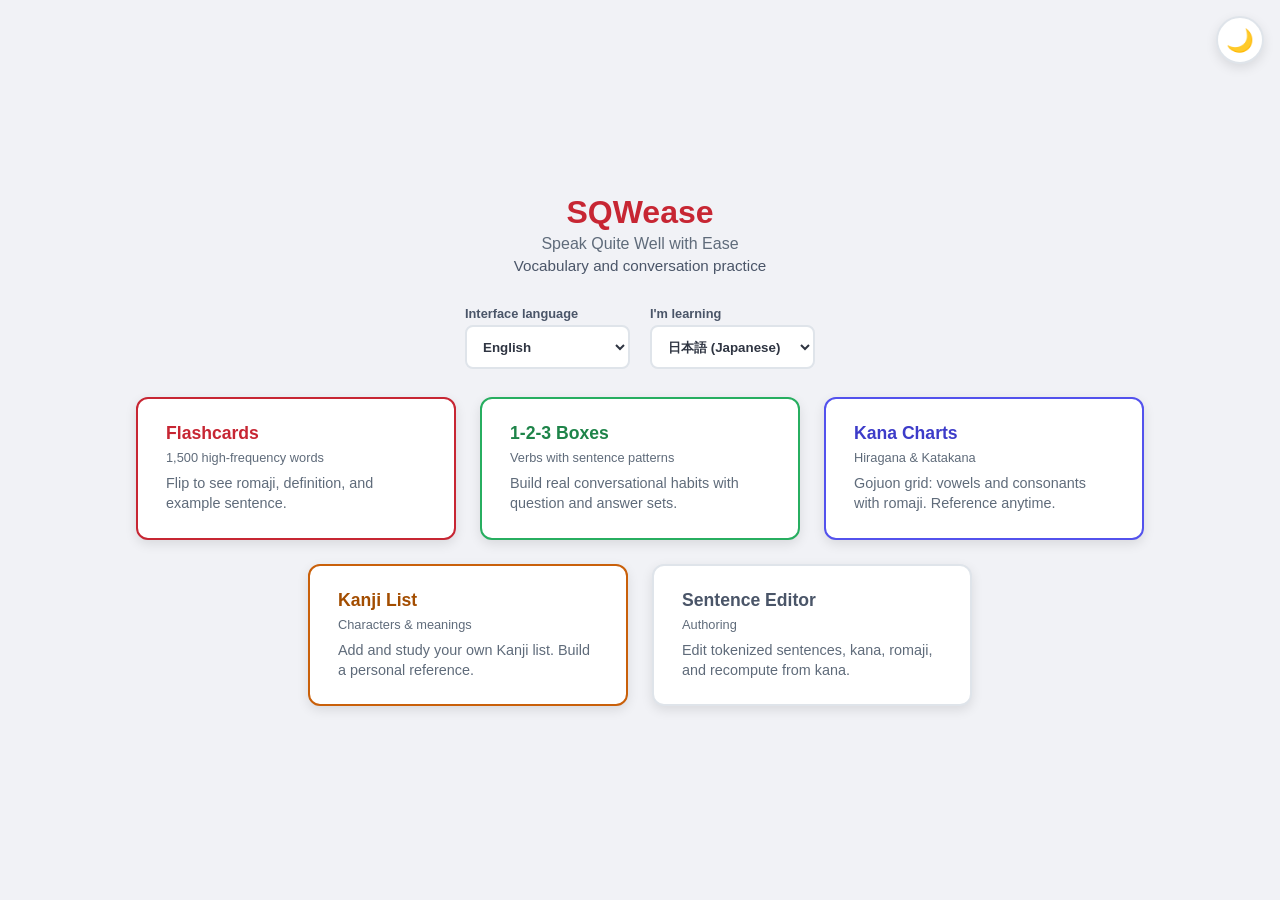
<file: index.html>
<!DOCTYPE html>
<html lang="en">
<head>
    <meta charset="UTF-8">
    <meta name="viewport" content="width=device-width, initial-scale=1.0, viewport-fit=cover">
    <meta name="description" content="SQWease — learn the most common words in a language with spaced-repetition flashcards.">
    <title data-i18n="app.name">SQWease</title>
    <link rel="stylesheet" href="assets/theme.css">
    <script src="assets/theme.js"></script>
    <style>
        body {
            display: flex;
            flex-direction: column;
            align-items: center;
            justify-content: center;
            min-height: 100vh;
            margin: 0;
            padding: 24px;
        }
        h1 {
            color: var(--primary);
            margin: 0 0 4px;
            font-size: clamp(1.4rem, 1rem + 2vw, 2rem);
            text-align: center;
        }
        .brand-sub {
            color: var(--muted);
            font-size: 0.9rem;
            margin: 0 0 4px;
            text-align: center;
        }
        .tagline {
            color: var(--secondary-text);
            margin: 0 0 20px;
            font-size: 0.95rem;
            text-align: center;
        }
        .lang-panel {
            display: flex;
            flex-wrap: wrap;
            gap: 12px 20px;
            justify-content: center;
            margin-bottom: 28px;
        }
        .lang-panel label {
            display: flex;
            flex-direction: column;
            gap: 4px;
            font-size: 0.8rem;
            color: var(--secondary-text);
            font-weight: 600;
        }
        .lang-panel select {
            min-height: 44px;
            padding: 8px 12px;
            border: 2px solid var(--border);
            border-radius: 8px;
            background: var(--card-bg);
            color: var(--text);
            font-weight: 600;
            cursor: pointer;
        }
        .menu {
            display: flex;
            flex-direction: column;
            gap: 16px;
            width: 100%;
            max-width: 340px;
        }
        .menu a {
            display: flex;
            flex-direction: column;
            padding: 20px 24px;
            background: var(--card-bg);
            border: 2px solid var(--primary);
            border-radius: var(--radius);
            color: var(--primary);
            text-decoration: none;
            font-weight: 700;
            font-size: 1.1rem;
            text-align: center;
            box-shadow: var(--shadow);
            transition: transform 0.2s, box-shadow 0.2s;
            min-height: 44px;
        }
        .menu a:hover { transform: translateY(-2px); box-shadow: 0 6px 16px rgba(224, 52, 63, 0.2); }
        .menu a.boxes { border-color: #27ae60; color: #1e8449; }
        .menu a.kana-charts { border-color: #5352ed; color: #3d3cc9; }
        .menu a.kanji { border-color: #c9600a; color: #a34d00; }
        .menu a.editor { border-color: var(--border); color: var(--secondary-text); }
        .menu a.is-disabled { opacity: 0.55; border-color: var(--border); color: var(--muted); pointer-events: none; }
        [data-theme="dark"] .menu a.boxes { color: #55d98d; }
        [data-theme="dark"] .menu a.kana-charts { color: #9d9cff; }
        [data-theme="dark"] .menu a.kanji { color: #f0a860; }
        .menu .title { font-size: 1.1rem; font-weight: 700; }
        .menu .hint { font-size: 0.8rem; color: var(--muted); font-weight: 400; margin-top: 6px; }
        .menu .desc { display: none; }
        .menu .note { display: none; color: var(--muted); font-weight: 400; font-size: 0.8rem; margin-top: 6px; }
        .menu a.is-disabled .note { display: block; }
        .menu a.is-disabled .hint { display: none; }
        @media (min-width: 768px) {
            .brand-sub { font-size: 1rem; }
            .tagline { margin-bottom: 32px; }
            .menu {
                flex-direction: row;
                flex-wrap: wrap;
                max-width: 100%;
                width: 100%;
                gap: 24px;
                justify-content: center;
            }
            .menu a {
                flex: 1 1 auto;
                min-width: 200px;
                max-width: 320px;
                padding: 24px 28px;
                text-align: left;
            }
            .menu .desc {
                display: block;
                font-size: 0.9rem;
                color: var(--muted);
                font-weight: 400;
                margin-top: 8px;
                line-height: 1.4;
            }
        }
        @media (max-width: 600px) {
            .menu a { padding: 18px 20px; min-height: 56px; align-items: center; justify-content: center; }
        }
    </style>
</head>
<body>
    <button type="button" class="theme-toggle" id="themeToggle" aria-label="Toggle dark mode" aria-pressed="false" data-i18n-attr="aria-label:common.toggleTheme">
        <span class="icon-light" aria-hidden="true">🌙</span>
        <span class="icon-dark" aria-hidden="true">☀️</span>
    </button>

    <main>
    <h1 data-i18n="app.name">SQWease</h1>
    <p class="brand-sub" data-i18n="app.full">Speak Quite Well with Ease</p>
    <p class="tagline" data-i18n="app.tagline">Vocabulary and conversation practice</p>

    <div class="lang-panel">
        <label>
            <span data-i18n="common.uiLanguage">Interface language</span>
            <select id="uiLocale" aria-label="Interface language"></select>
        </label>
        <label>
            <span data-i18n="common.targetLanguage">I'm learning</span>
            <select id="targetLang" aria-label="Language to learn"></select>
        </label>
    </div>

    <nav class="menu" aria-label="Activities">
        <a href="flashcards.html" data-cap="flashcards">
            <span class="title" data-i18n="nav.flashcards">Flashcards</span>
            <span class="hint" data-i18n="index.hint.flashcards">1,500 high-frequency words</span>
            <span class="desc" data-i18n="index.desc.flashcards">Flip to see romaji, definition, and example sentence.</span>
            <span class="note">Not available for this language yet.</span>
        </a>
        <a href="boxes.html" class="boxes" data-cap="boxes">
            <span class="title" data-i18n="nav.boxes">1-2-3 Boxes</span>
            <span class="hint" data-i18n="index.hint.boxes">Verbs with sentence patterns</span>
            <span class="desc" data-i18n="index.desc.boxes">Build real conversational habits with question and answer sets.</span>
            <span class="note">Not available for this language yet.</span>
        </a>
        <a href="kana-charts.html" class="kana-charts" data-cap="kana">
            <span class="title" data-i18n="nav.kana">Kana Charts</span>
            <span class="hint" data-i18n="index.hint.kana">Hiragana &amp; Katakana</span>
            <span class="desc" data-i18n="index.desc.kana">Gojuon grid: vowels and consonants with romaji. Reference anytime.</span>
            <span class="note">Not available for this language yet.</span>
        </a>
        <a href="kanji.html" class="kanji" data-cap="kanji">
            <span class="title" data-i18n="nav.kanji">Kanji List</span>
            <span class="hint" data-i18n="index.hint.kanji">Characters &amp; meanings</span>
            <span class="desc" data-i18n="index.desc.kanji">Add and study your own Kanji list. Build a personal reference.</span>
            <span class="note">Not available for this language yet.</span>
        </a>
        <a href="editor.html" class="editor" data-cap="editor">
            <span class="title" data-i18n="nav.editor">Sentence Editor</span>
            <span class="hint" data-i18n="index.hint.editor">Authoring</span>
            <span class="desc" data-i18n="index.desc.editor">Edit tokenized sentences, kana, romaji, and recompute from kana.</span>
            <span class="note">Not available for this language yet.</span>
        </a>
    </nav>
    </main>

    <script src="assets/store.js"></script>
    <script src="assets/i18n.js"></script>
    <script src="assets/langs.js"></script>
    <script>
    (function () {
        'use strict';

        function fillSelect(select, items, current, labelFn) {
            select.innerHTML = '';
            items.forEach(function (item) {
                var opt = document.createElement('option');
                opt.value = item.value;
                opt.textContent = labelFn(item);
                if (item.value === current) opt.selected = true;
                select.appendChild(opt);
            });
        }

        function syncCapabilities() {
            var active = SqweaseLangs.getActiveLang();
            var caps = (active && active.capabilities) || {};
            document.querySelectorAll('[data-cap]').forEach(function (a) {
                var cap = a.getAttribute('data-cap');
                var ok = !!caps[cap];
                a.classList.toggle('is-disabled', !ok);
                a.setAttribute('aria-disabled', ok ? 'false' : 'true');
                // Keep href for context but make disabled cards non-navigable.
                if (!ok) { a.setAttribute('tabindex', '-1'); }
                else { a.removeAttribute('tabindex'); }
                var note = a.querySelector('.note');
                if (note) {
                    note.textContent = SqweaseI18n.t('common.notAvailable', { lang: active ? active.name : '' });
                }
            });
            document.title = 'SQWease · ' + (active ? active.name : 'Japanese');
        }

        function refresh() {
            SqweaseI18n.apply();
            syncCapabilities();
        }

        document.addEventListener('DOMContentLoaded', function () {
            var uiSelect = document.getElementById('uiLocale');
            var targetSelect = document.getElementById('targetLang');

            fillSelect(uiSelect, [
                { value: 'en', label: 'English' },
                { value: 'ja', label: '日本語 (Japanese)' },
                { value: 'es', label: 'Español (Spanish)' },
                { value: 'fr', label: 'Français (French)' },
                { value: 'ko', label: '한국어 (Korean)' },
                { value: 'zh', label: '中文 (Chinese)' }
            ], SqweaseI18n.getLocale(), function (i) { return i.label; });

            fillSelect(targetSelect, SqweaseLangs.list().map(function (l) {
                return { value: l.code, label: l.nativeName + ' (' + l.name + ')' };
            }), SqweaseLangs.getActive(), function (i) { return i.label; });

            uiSelect.addEventListener('change', function () {
                SqweaseI18n.setLocale(uiSelect.value);
                refresh();
            });
            targetSelect.addEventListener('change', function () {
                SqweaseLangs.setActive(targetSelect.value);
                refresh();
            });

            refresh();
        });
    })();
    </script>
</body>
</html>
</file>
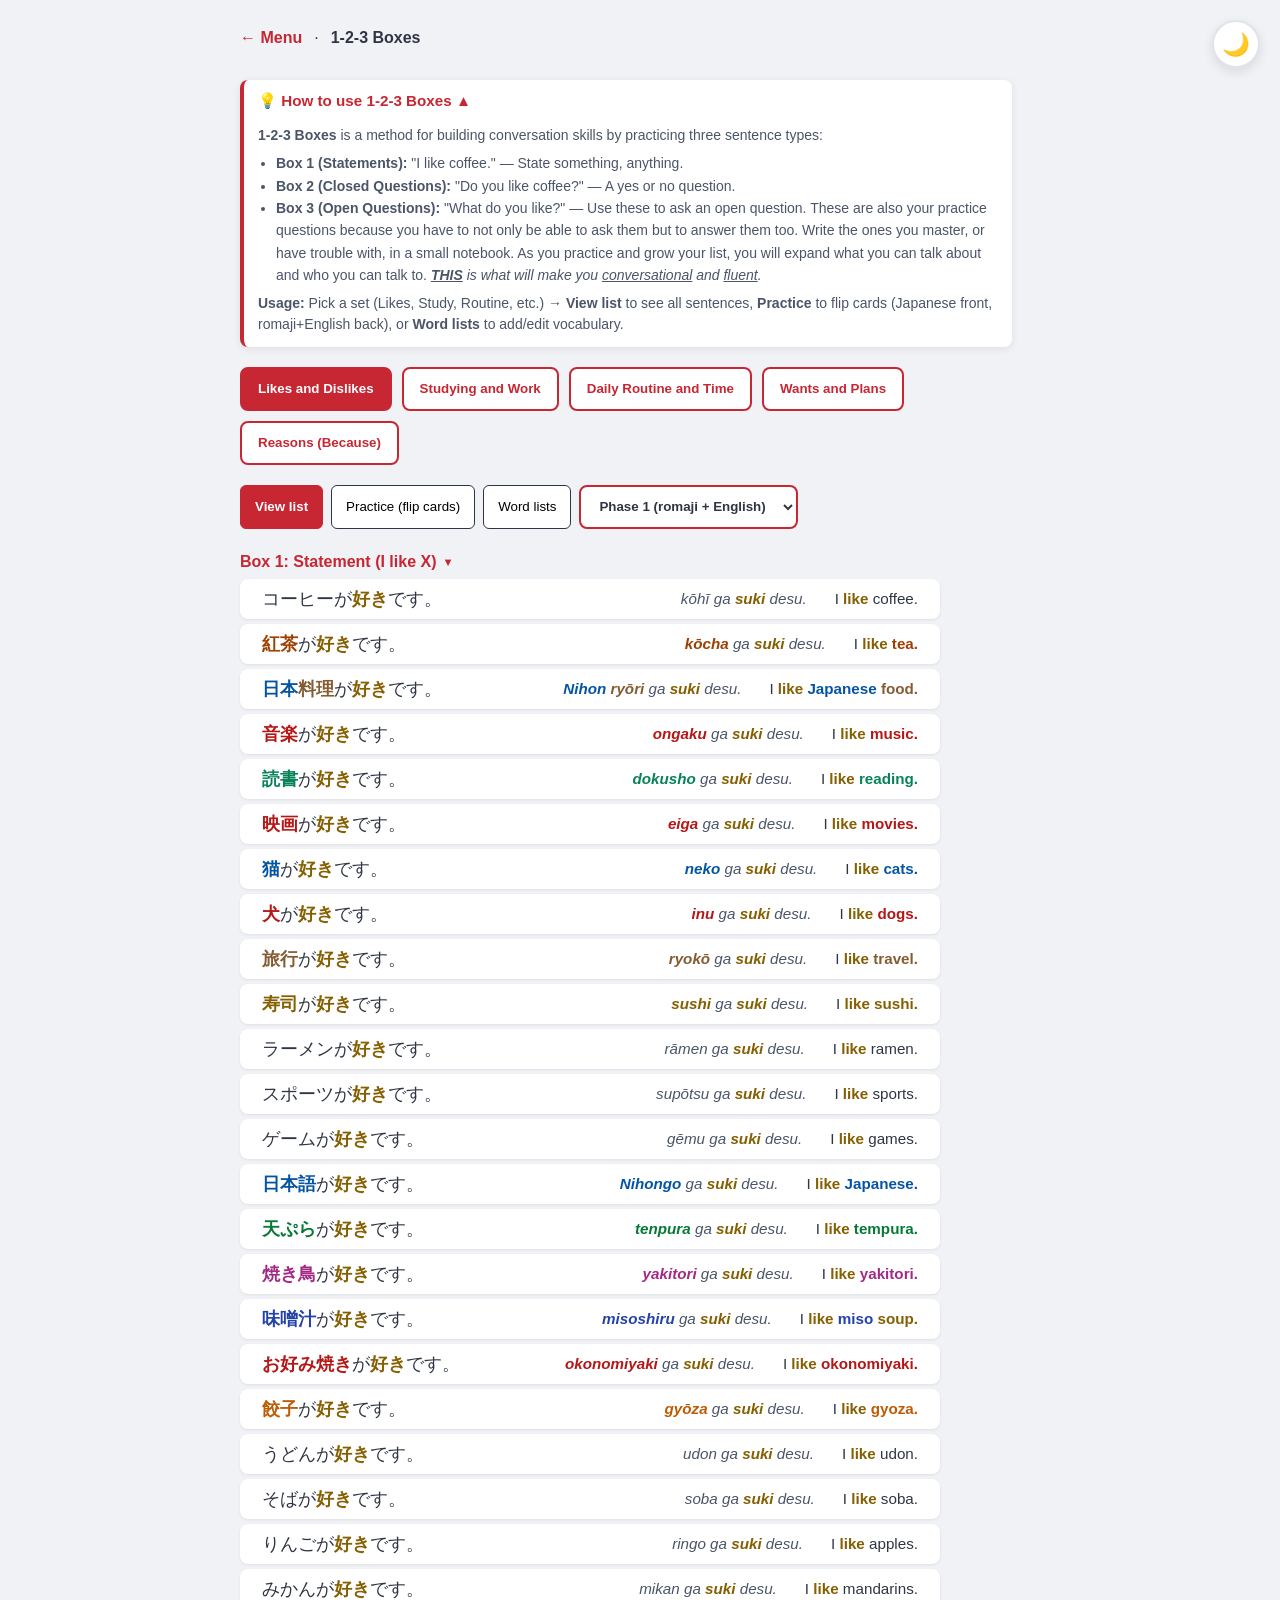
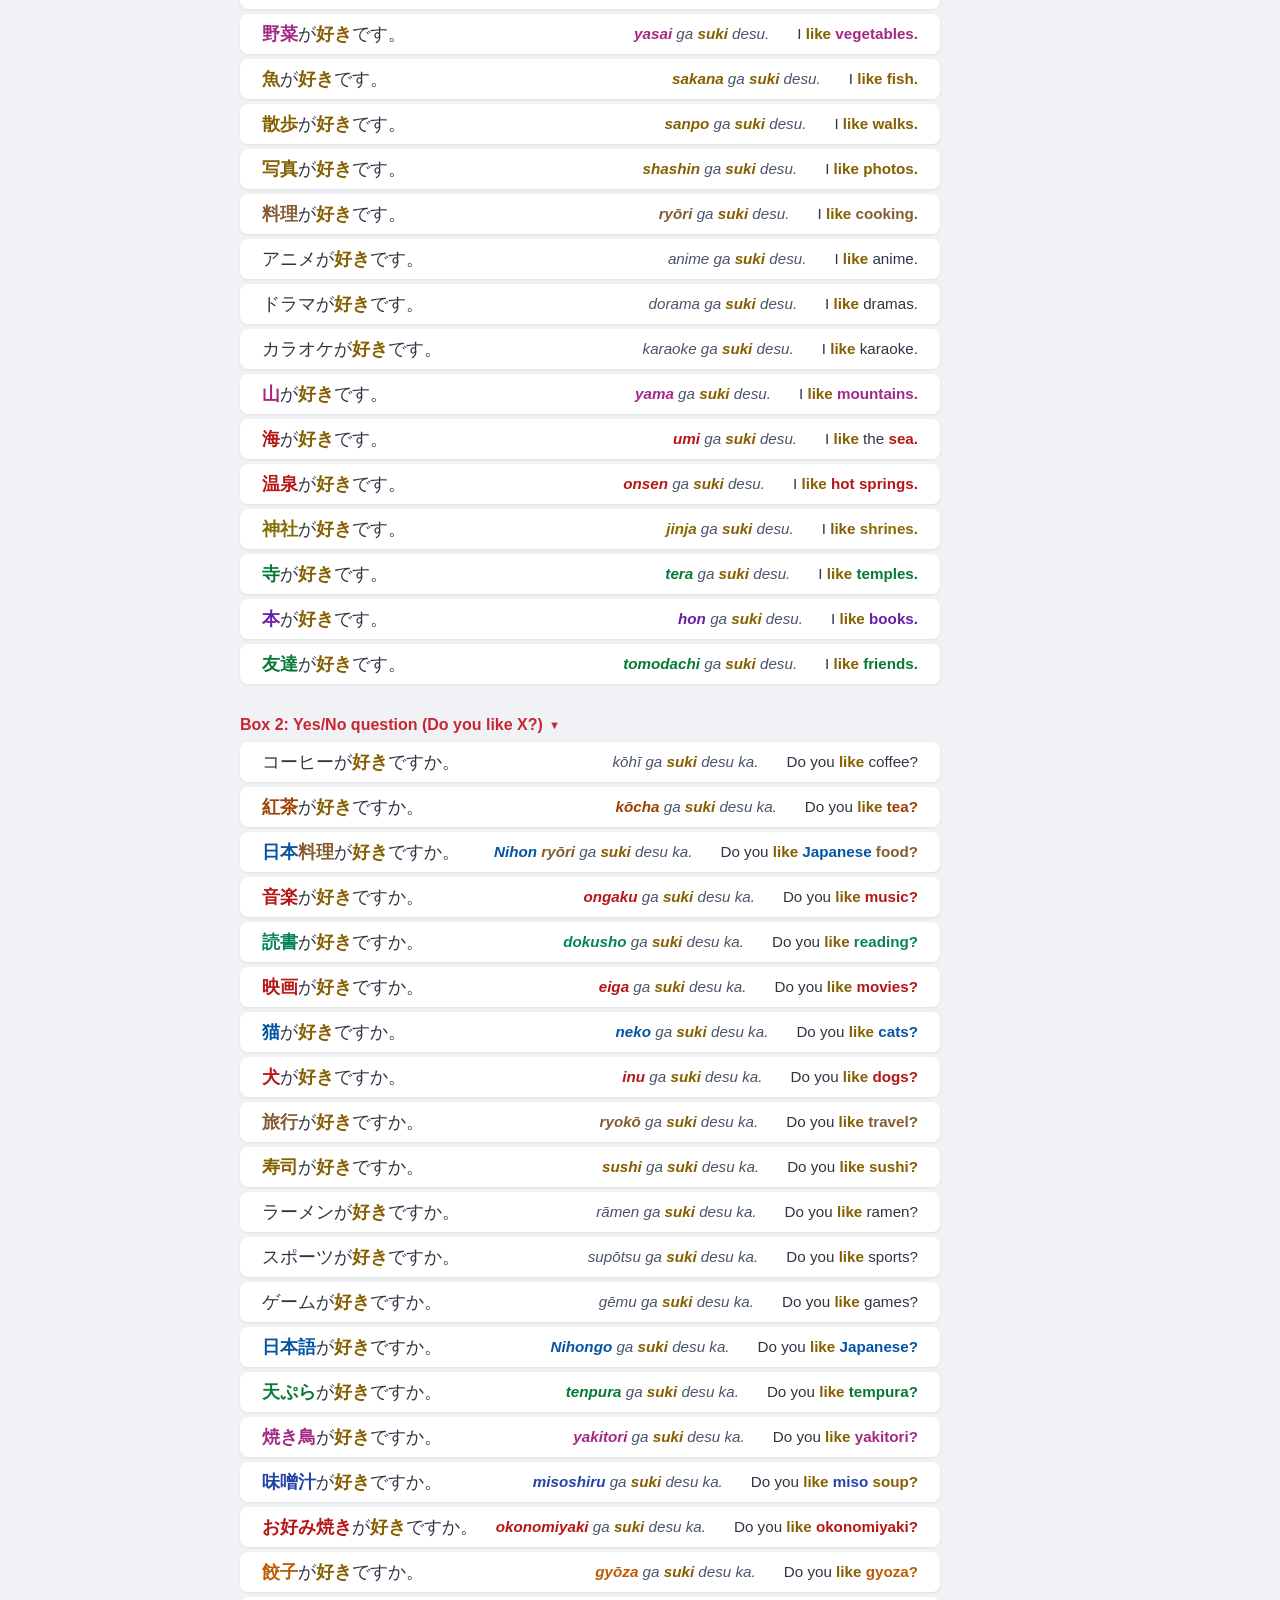
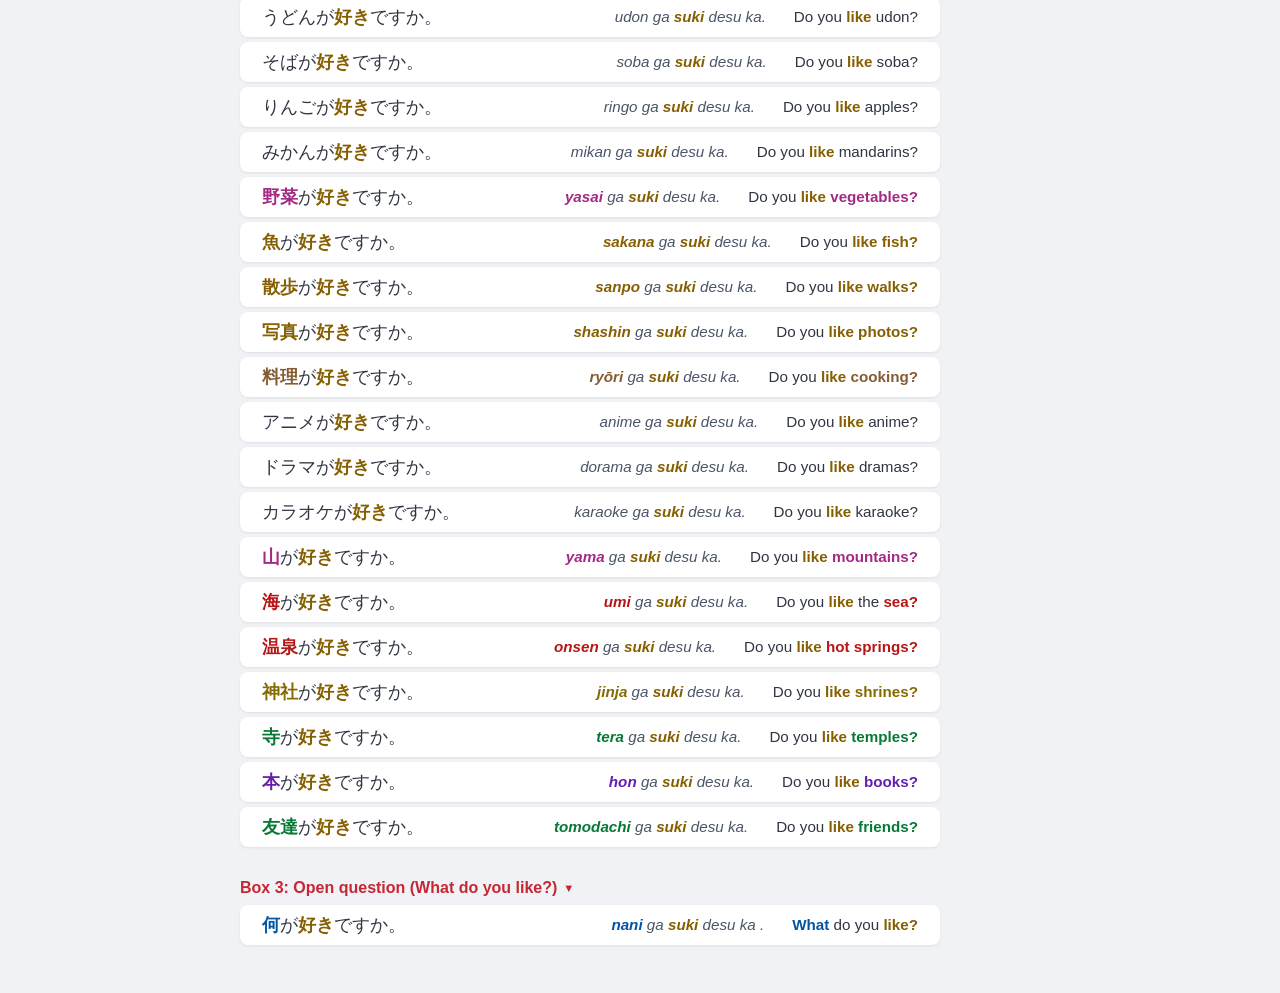
<file: boxes.html>
<!DOCTYPE html>
<html lang="en">
<head>
    <meta charset="UTF-8">
    <meta name="viewport" content="width=device-width, initial-scale=1.0, viewport-fit=cover">
    <meta name="description" content="Practice 1-2-3 Boxes sentence patterns and conversation drills.">
    <title data-i18n="nav.boxes">1-2-3 Boxes · SQWease</title>
    <link rel="stylesheet" href="assets/theme.css">
    <script src="assets/theme.js"></script>
    <style>
        body {
            font-family: 'Segoe UI', Tahoma, Geneva, Verdana, sans-serif;
            background-color: var(--bg);
            color: var(--text);
            margin: 0;
            padding: 16px;
            min-height: 100vh;
            display: flex;
            flex-direction: column;
            align-items: center;
            transition: background-color 0.3s, color 0.3s;
        }
        .theme-toggle {
            position: fixed;
            top: 20px;
            right: 20px;
            background: var(--card-bg);
            border: 2px solid var(--border);
            border-radius: 50%;
            width: 48px;
            height: 48px;
            display: flex;
            align-items: center;
            justify-content: center;
            cursor: pointer;
            font-size: 1.4rem;
            box-shadow: 0 4px 12px rgba(0,0,0,0.1);
            transition: transform 0.2s, box-shadow 0.2s;
            user-select: none;
            z-index: 100;
        }
        .theme-toggle:hover {
            transform: scale(1.1);
            box-shadow: 0 6px 16px rgba(0,0,0,0.15);
        }
        .theme-toggle .icon-dark { display: none; }
        .theme-toggle .icon-light { display: inline; }
        [data-theme="dark"] .theme-toggle .icon-dark { display: inline; }
        [data-theme="dark"] .theme-toggle .icon-light { display: none; }
        .container {
            width: 100%;
            max-width: 800px;
        }
        .nav {
            margin-bottom: 20px;
            display: flex;
            align-items: center;
            gap: 12px;
        }
        .nav a {
            color: var(--primary);
            text-decoration: none;
            font-weight: 600;
            min-height: 44px;
            display: inline-flex;
            align-items: center;
        }
        .nav a:hover { text-decoration: underline; }
        h1 { color: var(--primary); margin-top: 0; }
        .subtitle { color: var(--secondary-text); margin-bottom: 24px; }
        .info-box {
            background: var(--card-bg);
            border-left: 4px solid var(--primary);
            padding: 12px 14px;
            margin-bottom: 16px;
            margin-right: 28px;
            border-radius: 8px;
            box-shadow: 0 2px 8px rgba(0,0,0,0.08);
        }
        .info-box h3 {
            margin-top: 0;
            color: var(--primary);
            font-size: 0.95rem;
        }
        .info-box p {
            margin: 6px 0 0;
            font-size: 0.875rem;
            line-height: 1.5;
            color: var(--secondary-text);
        }
        .info-box ul {
            margin: 6px 0 0 18px;
            padding: 0;
            font-size: 0.875rem;
            line-height: 1.6;
            color: var(--secondary-text);
        }
        .info-box .toggle-info {
            color: var(--primary);
            cursor: pointer;
            font-weight: 600;
            user-select: none;
            margin-left: auto;
        }
        .info-box .toggle-info:hover { text-decoration: underline; }
        .set-tabs {
            display: flex;
            flex-wrap: wrap;
            gap: 10px;
            margin-bottom: 20px;
            margin-top: 20px;
        }
        .set-tab {
            padding: 10px 16px;
            min-height: 44px;
            border: 2px solid var(--primary);
            background: #fff;
            color: var(--primary);
            cursor: pointer;
            border-radius: 8px;
            font-weight: 600;
        }
        .set-tab:hover { background: #fff5f5; }
        .set-tab.active { background: var(--primary); color: #fff; }
        .mode-tabs {
            display: flex;
            gap: 8px;
            margin-bottom: 20px;
        }
        .mode-tab {
            padding: 8px 14px;
            border: 1px solid var(--text);
            background: #fff;
            cursor: pointer;
            border-radius: 6px;
        }
        .mode-tab.active { background: var(--primary); color: #fff; border-color: var(--primary); font-weight: bolder; }
        .list-view { max-width: 700px; }
        .box-group {
            margin-top: 24px;
            margin-bottom: 32px;
        }
        .box-group h3 {
            color: var(--primary);
            margin: 12px 0 8px;
            font-size: 1rem;
            cursor: pointer;
            user-select: none;
            display: flex;
            align-items: center;
            justify-content: flex-start;
            gap: 6px;
        }
        .list-view .box-group:first-child h3 {
            margin-top: 6px;
        }
        .display-phase {
            margin-top: 0;
            font-size: 0.9rem;
            display: flex;
            align-items: center;
            gap: 8px;
        }
        .display-phase label {
            color: var(--secondary-text);
            font-weight: 600;
        }
        .select-primary {
            padding: 8px 14px;
            min-height: 44px;
            border: 2px solid var(--primary);
            background: var(--card-bg);
            color: var(--text);
            border-radius: 8px;
            font-weight: 600;
            cursor: pointer;
        }
        .select-primary:focus-visible {
            outline: 2px solid var(--primary);
            outline-offset: 2px;
        }
        .mode-tabs .select-primary {
            background: var(--card-bg);
        }
        .box-group h3::after {
            content: '▼';
            font-size: 0.7em;
            transition: transform 0.2s;
            display: inline-block;
        }
        .box-group.collapsed h3::after {
            transform: rotate(-90deg);
        }
        .box-group.collapsed .box-item {
            display: none;
        }
        .box-item {
            display: grid;
            grid-template-columns: 1fr auto auto;
            gap: 12px;
            align-items: center;
            padding: 8px 10px;
            background: var(--card-bg);
            border-radius: 8px;
            margin-bottom: 5px;
            box-shadow: 0 1px 3px rgba(0,0,0,0.08);
        }
        .box-item .ja { font-size: 1.1rem; margin-left: 12px; }
        .box-item .romaji { color: var(--secondary-text); font-style: italic; font-size: 0.95rem; margin-right: 16px; }
        .box-item .en { color: var(--text); font-size: 0.95rem; margin-right: 12px; }
        .practice-area {
            max-width: 520px;
            margin: 0 auto;
        }
        .practice-card {
            perspective: 1000px;
            cursor: pointer;
            min-height: 280px;
        }
        .practice-card .card-inner {
            position: relative;
            width: 100%;
            min-height: 280px;
            transform-style: preserve-3d;
            transition: transform 0.5s;
        }
        .practice-card.flipped .card-inner { transform: rotateY(180deg); }
        .practice-card .face {
            position: absolute;
            width: 100%;
            min-height: 280px;
            backface-visibility: hidden;
            display: flex;
            flex-direction: column;
            align-items: center;
            justify-content: center;
            padding: 24px;
            border-radius: 12px;
            box-shadow: 0 4px 14px rgba(0,0,0,0.1);
        }
        .practice-card .face-front {
            background: var(--card-bg);
            border: 2px solid var(--primary);
        }
        .practice-card .face-back {
            background: var(--card-bg);
            border: 2px solid #2ed573;
            transform: rotateY(180deg);
        }
        .practice-card .face-front .ja { font-size: 2rem; text-align: center; margin-bottom: 12px; display: block; }
        .practice-card .face-front .romaji { font-size: 1rem; color: var(--secondary-text); font-style: italic; display: block; }
        .practice-card .face-back .ja { font-size: 1.5rem; margin-bottom: 12px; display: block; }
        .practice-card .face-back .romaji { font-size: 1.1rem; color: var(--secondary-text); font-style: italic; margin-bottom: 12px; display: block; }
        .practice-card .face-back .en { font-size: 1.1rem; color: var(--text); display: block; }
        .practice-controls {
            display: flex;
            align-items: center;
            justify-content: center;
            gap: 16px;
            margin-top: 20px;
        }
        .practice-controls button {
            padding: 10px 20px;
            border: none;
            border-radius: 8px;
            background: var(--primary);
            color: #fff;
            font-weight: 600;
            cursor: pointer;
        }
        .practice-controls button:hover { opacity: 0.9; }
        .practice-controls button.secondary { background: var(--secondary-text); }
        .progress-text { color: var(--secondary-text); font-size: 0.9rem; }
        .rating-buttons {
            display: flex;
            gap: 12px;
            justify-content: center;
            flex-wrap: wrap;
            margin-top: 20px;
        }
        .rating-btn {
            display: flex;
            flex-direction: column;
            align-items: center;
            gap: 6px;
            padding: 12px 20px;
            border: none;
            border-radius: 8px;
            font-weight: 600;
            cursor: pointer;
            transition: transform 0.2s, box-shadow 0.2s;
            min-width: 90px;
        }
        .rating-btn:hover { transform: translateY(-2px); }
        .rating-btn .interval { font-size: 0.85rem; opacity: 0.9; }
        .rating-btn.again { background: #ff6b6b; color: white; }
        .rating-btn.again:hover { box-shadow: 0 4px 12px rgba(255, 107, 107, 0.4); }
        .rating-btn.hard { background: #ffa502; color: white; }
        .rating-btn.hard:hover { box-shadow: 0 4px 12px rgba(255, 165, 2, 0.4); }
        .rating-btn.good { background: #2ed573; color: white; }
        .rating-btn.good:hover { box-shadow: 0 4px 12px rgba(46, 213, 115, 0.4); }
        .rating-btn.easy { background: #5352ed; color: white; }
        .rating-btn.easy:hover { box-shadow: 0 4px 12px rgba(83, 82, 237, 0.4); }
        .loading { text-align: center; padding: 40px; color: #747d8c; }
        .error { color: var(--primary); padding: 16px; }
        .hidden { display: none !important; }
        .wordlist-area { max-width: 800px; }
        .wordlist-cats { display: flex; flex-wrap: wrap; gap: 6px; margin-bottom: 16px; }
        .wordlist-cat { padding: 8px 12px; border: 1px solid #ddd; background: #fff; border-radius: 6px; cursor: pointer; font-size: 0.9rem; }
        .wordlist-cat:hover { background: #f5f5f5; }
        .wordlist-cat.active { background: var(--primary); color: #fff; border-color: var(--primary); }
        .wordlist-table { width: 100%; border-collapse: collapse; background: var(--card-bg); border-radius: 8px; overflow: hidden; box-shadow: 0 1px 3px rgba(0,0,0,0.08); margin-bottom: 16px; }
        .wordlist-table th, .wordlist-table td { padding: 10px 12px; text-align: left; border-bottom: 1px solid #eee; }
        .wordlist-table th { background: var(--border); font-size: 0.85rem; color: var(--secondary-text); }
        .wordlist-table tr:last-child td { border-bottom: none; }
        .wordlist-table .remove-btn { padding: 4px 10px; font-size: 0.8rem; background: #ff6b6b; color: #fff; border: none; border-radius: 4px; cursor: pointer; }
        .wordlist-table .remove-btn:hover { background: #ee5a5a; }
        .wordlist-add { display: flex; flex-wrap: wrap; gap: 8px; align-items: flex-end; margin-bottom: 20px; }
        .wordlist-add input { padding: 8px 10px; border: 1px solid var(--border); border-radius: 6px; font-size: 0.95rem; min-width: 100px; background: var(--card-bg); color: var(--text); }
        .wordlist-add label { font-size: 0.8rem; color: var(--secondary-text); display: block; margin-bottom: 2px; }
        .wordlist-add .field { display: flex; flex-direction: column; }
        .wordlist-add button { padding: 8px 16px; background: #2ed573; color: #fff; border: none; border-radius: 6px; font-weight: 600; cursor: pointer; }
        .wordlist-add button:hover { background: #26de81; }
        .wordlist-reset { margin-top: 16px; }
        .wordlist-reset button { padding: 8px 14px; background: var(--secondary-text); color: #fff; border: none; border-radius: 6px; cursor: pointer; font-size: 0.9rem; }
        .wordlist-reset button:hover { background: var(--border); }

        @media (max-width: 600px) {
            body { padding: 12px; }
            h1 { font-size: 1.4rem; }
            .subtitle { font-size: 0.9rem; margin-bottom: 16px; }
            .set-tab { padding: 10px 12px; font-size: 0.9rem; }
            .mode-tab { padding: 10px 12px; min-height: 44px; }
            .box-item {
                grid-template-columns: 1fr;
                gap: 4px;
                padding: 12px;
            }
            .box-item .ja { font-size: 1.2rem; }
            .box-item .romaji, .box-item .en { font-size: 0.9rem; }
            .practice-card { min-height: 240px; }
            .practice-card .face { min-height: 240px; padding: 16px; }
            .practice-card .face-front .ja { font-size: 1.5rem; }
            .practice-card .face-front .romaji { font-size: 0.9rem; }
            .practice-card .face-back .ja { font-size: 1.25rem; }
            .practice-card .face-back .romaji { font-size: 0.95rem; }
            .practice-card .face-back .en { font-size: 0.95rem; }
            .practice-controls { flex-wrap: wrap; gap: 10px; }
            .practice-controls button { padding: 12px 18px; min-height: 44px; }
            .rating-buttons { gap: 8px; margin-top: 16px; }
            .rating-btn { min-width: 70px; padding: 10px 14px; font-size: 0.9rem; }
            .wordlist-table th, .wordlist-table td { padding: 8px 10px; font-size: 0.9rem; }
            .wordlist-add { flex-direction: column; align-items: stretch; }
            .wordlist-add input { min-width: 0; }
            .wordlist-add button { min-height: 44px; }
        }
    </style>
</head>
<body>
    <button type="button" class="theme-toggle" aria-label="Toggle dark mode" aria-pressed="false" data-i18n-attr="aria-label:a11y.themeToggle">
        <span class="icon-light" aria-hidden="true">🌙</span>
        <span class="icon-dark" aria-hidden="true">☀️</span>
    </button>
    <main>
    <div class="container">
    <nav class="nav" aria-label="Breadcrumb">
        <a href="index.html" data-i18n="common.menu">← Menu</a>
        <span aria-hidden="true">·</span>
        <span><strong data-i18n="nav.boxes">1-2-3 Boxes</strong></span>
    </nav>
    <div class="info-box">
        <h3>
            <button type="button" class="toggle-info" id="infoToggleBtn" aria-expanded="true" aria-controls="infoToggle"
                    style="background:none;border:none;padding:0;font:inherit;color:inherit;cursor:pointer;">💡 How to use 1-2-3 Boxes ▲</button>
        </h3>
        <div id="infoToggle">
            <div id="infoDetail" style="display:block; margin-top:12px;">
                <p><strong>1-2-3 Boxes</strong> is a method for building conversation skills by practicing three sentence types:</p>
                <ul>
                    <li><strong>Box 1 (Statements):</strong> "I like coffee." — State something, anything.</li>
                    <li><strong>Box 2 (Closed Questions):</strong> "Do you like coffee?" — A yes or no question.</li>
                    <li><strong>Box 3 (Open Questions):</strong> "What do you like?" — Use these to ask an open question. These are also your practice questions because you have to not only be able to ask them but to answer them too. Write the ones you master, or have trouble with, in a small notebook. As you practice and grow your list, you will expand what you can talk about and who you can talk to. <i><strong><u>THIS</u></strong> is what will make you <u>conversational</u> and <u>fluent</u>.</i></li>
                </ul>
                <p><strong>Usage:</strong> Pick a set (Likes, Study, Routine, etc.) → <strong>View list</strong> to see all sentences, <strong>Practice</strong> to flip cards (Japanese front, romaji+English back), or <strong>Word lists</strong> to add/edit vocabulary.</p>
            </div>
        </div>
        <p class="deck-version" id="deckVersion" style="display: none; font-size: 0.85rem; color: var(--secondary-text); margin-top: 8px;"></p>
    </div>

    <div id="loading" class="loading">Loading boxes...</div>
    <div id="main" class="hidden">
        <div class="set-tabs" id="setTabs"></div>
        <div class="mode-tabs">
            <button type="button" class="mode-tab active" data-mode="list">View list</button>
            <button type="button" class="mode-tab" data-mode="practice">Practice (flip cards)</button>
            <button type="button" class="mode-tab" data-mode="words">Word lists</button>
            <div class="display-phase">
                <select id="romajiPhase" class="select-primary" title="Phase 1 = JA + romaji + EN, Phase 2 = JA + EN (no romaji), Phase 3 = JA only">
                    <option value="1">Phase 1 (romaji + English)</option>
                    <option value="2">Phase 2 (no romaji)</option>
                    <option value="3">Phase 3 (Japanese only)</option>
                </select>
            </div>
        </div>

        <div id="listView" class="list-view">
            <div id="listContent"></div>
        </div>
        <div id="practiceView" class="practice-area hidden">
            <div class="practice-card" id="practiceCard">
                <div class="card-inner">
                    <div class="face face-front">
                        <span class="ja" id="cardFrontJa"></span>
                        <span class="romaji" id="cardFrontRomaji"></span>
                    </div>
                    <div class="face face-back">
                        <span class="ja" id="cardBackJa"></span>
                        <span class="romaji" id="cardBackRomaji"></span>
                        <span class="en" id="cardBackEn"></span>
                    </div>
                </div>
            </div>
            <p class="card-register" id="cardRegister" style="display: none; font-size: 0.85rem; color: var(--secondary-text); margin-top: 6px;"></p>
            <div class="rating-buttons hidden" id="boxRatingButtons">
                <button class="rating-btn again" onclick="rateBoxCard(1)">
                    <span>Again</span>
                    <span class="interval" id="boxIntervalAgain">&lt;1m</span>
                </button>
                <button class="rating-btn hard" onclick="rateBoxCard(2)">
                    <span>Hard</span>
                    <span class="interval" id="boxIntervalHard">&lt;10m</span>
                </button>
                <button class="rating-btn good" onclick="rateBoxCard(3)">
                    <span>Good</span>
                    <span class="interval" id="boxIntervalGood">1d</span>
                </button>
                <button class="rating-btn easy" onclick="rateBoxCard(4)">
                    <span>Easy</span>
                    <span class="interval" id="boxIntervalEasy">4d</span>
                </button>
            </div>
            <div class="practice-controls">
                <button type="button" class="secondary" id="btnPrev">← Prev</button>
                <span class="progress-text" id="practiceProgress"></span>
                <button type="button" id="btnNext">Next →</button>
            </div>
        </div>
        <div id="wordListView" class="wordlist-area hidden">
            <p class="subtitle" style="margin-bottom: 12px;">Add or remove words used to generate boxes. Saved in this browser only.</p>
            <div class="wordlist-cats" id="wordlistCats"></div>
            <div id="wordlistContent"></div>
            <div class="wordlist-reset">
                <button type="button" id="btnResetWords">Reset to defaults</button>
            </div>
        </div>
    </div>
    </div>
    <div id="error" class="error hidden"></div>

    </main>
    <script src="assets/store.js"></script>
    <script src="assets/i18n.js"></script>
    <script src="assets/langs.js"></script>
    <script src="tiny-segmenter.js"></script>
    <script src="romaji.js"></script>
    <script src="srs.js"></script>
    <script src="syllable-color.js"></script>
    <script src="boxes-coloring.js"></script>
    <script src="boxes-data.js"></script>
    <script>
        let config = null;
        let words = null;
        let defaultWords = null;
        let generatedItems = [];
        let currentSetId = null;
        let practiceIndex = 0;
        let practiceItems = [];
        let collapsedBoxes = {};
        let srsCards = {};
        let newCardsPerDay = 20;
        let newCardsIntroduced = 0;
        let dueCards = [];
        let isFlipped = false;

        const ROMAJI_PHASE_KEY = 'sqwease-romaji-phase';
        function getRomajiPhase() {
            var n = SqweaseStore.getInt(ROMAJI_PHASE_KEY, 1);
            return (n === 1 || n === 2 || n === 3) ? n : 1;
        }
        function setRomajiPhase(phase) {
            SqweaseStore.setString(ROMAJI_PHASE_KEY, String(phase));
        }

        /** Build tokens from ja + romaji using TinySegmenter for slot-filled items (no pre-tokenized data). */
        function buildTokensFromSegmenter(ja, romaji, en) {
            if (typeof TinySegmenter === 'undefined' || !ja || !romaji) return null;
            const segmenter = new TinySegmenter();
            let segments = segmenter.segment(ja);
            if (!segments || !segments.length) return null;
            const romajiWords = romaji.trim().split(/\s+/).filter(Boolean);
            if (!romajiWords.length) return null;
            function normalizeSegmentsForRomaji(segs) {
                function mergeDigitTime(list) {
                    const out = [];
                    for (let i = 0; i < list.length; i++) {
                        const cur = list[i];
                        const next = i + 1 < list.length ? list[i + 1] : '';
                        if (/^\d+$/.test(cur) && next === '時') {
                            out.push(cur + next);
                            i++;
                            continue;
                        }
                        out.push(cur);
                    }
                    return out;
                }
                function mergeGohan(list) {
                    const out = [];
                    for (let i = 0; i < list.length; i++) {
                        const cur = list[i];
                        const next = i + 1 < list.length ? list[i + 1] : '';
                        if ((cur === 'ご' || cur.endsWith('ご')) && next === 'はん') {
                            out.push(cur + next);
                            i++;
                            continue;
                        }
                        out.push(cur);
                    }
                    return out;
                }
                function mergeOkonomiyaki(list) {
                    const out = [];
                    for (let i = 0; i < list.length; i++) {
                        const cur = list[i];
                        const next = i + 1 < list.length ? list[i + 1] : '';
                        if (cur === 'お好み' && next === '焼き') {
                            out.push(cur + next);
                            i++;
                            continue;
                        }
                        out.push(cur);
                    }
                    return out;
                }
                function mergeMasu(list) {
                    const out = [];
                    for (let i = 0; i < list.length; i++) {
                        const cur = list[i];
                        const next = i + 1 < list.length ? list[i + 1] : '';
                        if (next && next.startsWith('ます')) {
                            out.push(cur + next);
                            i++;
                            continue;
                        }
                        out.push(cur);
                    }
                    return out;
                }
                function splitGohanCompound(list) {
                    const out = [];
                    for (let i = 0; i < list.length; i++) {
                        const seg = list[i];
                        if (seg && seg !== 'ごはん' && seg.endsWith('ごはん')) {
                            const prefix = seg.slice(0, -3);
                            if (prefix) out.push(prefix);
                            out.push('ごはん');
                            continue;
                        }
                        out.push(seg);
                    }
                    return out;
                }
                function splitTrailingKa(list) {
                    const out = [];
                    for (let i = 0; i < list.length; i++) {
                        const seg = list[i];
                        if (!seg || seg.length <= 1) {
                            out.push(seg);
                            continue;
                        }
                        const m = seg.match(/^(.*)か([。.!?！？])$/);
                        if (m && m[1]) {
                            out.push(m[1]);
                            out.push('か' + m[2]);
                            continue;
                        }
                        if (seg.endsWith('か')) {
                            out.push(seg.slice(0, -1));
                            out.push('か');
                            continue;
                        }
                        out.push(seg);
                    }
                    return out;
                }
                let out = segs.slice();
                out = mergeDigitTime(out);
                out = mergeOkonomiyaki(out);
                out = mergeGohan(out);
                out = mergeMasu(out);
                out = splitGohanCompound(out);
                out = splitTrailingKa(out);
                return out;
            }
            // Merge trailing punctuation into preceding segment before count comparison
            while (segments.length > 1 && /^[。、！？.!?]+$/.test(segments[segments.length - 1])) {
                const punct = segments.pop();
                segments[segments.length - 1] += punct;
            }
            segments = normalizeSegmentsForRomaji(segments);
            while (segments.length > romajiWords.length && segments.length > 1) {
                const last = segments.pop();
                segments[segments.length - 1] = segments[segments.length - 1] + last;
            }
            if (segments.length !== romajiWords.length) {
                return null;
            }
            let start = 0;
            const tokens = [];
            for (let i = 0; i < segments.length; i++) {
                const seg = segments[i];
                const end = start + seg.length;
                tokens.push({
                    ja: seg,
                    kana: seg,
                    romaji: romajiWords[i],
                    en: null,
                    start: start,
                    end: end
                });
                start = end;
            }
            return tokens;
        }

        function fillTemplate(template, word) {
            let out = template;
            for (const key of Object.keys(word)) {
                out = out.replace(new RegExp('\\{' + key + '\\}', 'g'), word[key]);
            }
            return out;
        }

        function generateItems() {
            const items = [];
            const tokenized = typeof BOXES_TOKENIZED_SENTENCES !== 'undefined' ? BOXES_TOKENIZED_SENTENCES : {};
            for (const set of config.sets) {
                for (const box of set.boxes) {
                    const boxType = box.boxType;
                    const boxName = box.name || '';
                    if (box.fixed) {
                        const item = {
                            ja: box.templateJa,
                            romaji: box.templateRomaji,
                            en: box.templateEn,
                            boxType: boxType,
                            boxName: boxName,
                            setName: set.name
                        };
                        const tok = tokenized[box.templateJa];
                        if (tok && tok.tokens) {
                            item.tokens = tok.tokens;
                            item.ja = tok.ja;
                            item.romaji = tok.romaji;
                            item.en = tok.en;
                            if (tok.register) item.register = tok.register;
                        }
                        items.push(item);
                    } else {
                        const slotWords = words[box.slot];
                        if (!slotWords) continue;
                        for (const w of slotWords) {
                            items.push({
                                ja: fillTemplate(box.templateJa, w),
                                romaji: fillTemplate(box.templateRomaji, w),
                                en: fillTemplate(box.templateEn, w),
                                boxType: boxType,
                                boxName: boxName,
                                setName: set.name
                            });
                        }
                    }
                }
            }
            return items;
        }

        function renderSetTabs() {
            const el = document.getElementById('setTabs');
            el.innerHTML = '';
            for (const set of config.sets) {
                const btn = document.createElement('button');
                btn.type = 'button';
                btn.className = 'set-tab' + (currentSetId === set.id ? ' active' : '');
                btn.textContent = set.name;
                btn.dataset.setId = set.id;
                btn.addEventListener('click', () => selectSet(set.id));
                el.appendChild(btn);
            }
            if (!currentSetId && config.sets.length) currentSetId = config.sets[0].id;
        }

        function selectSet(setId) {
            currentSetId = setId;
            document.querySelectorAll('.set-tab').forEach(b => {
                b.classList.toggle('active', b.dataset.setId === setId);
            });
            renderList();
            updatePracticeList();
            if (document.getElementById('practiceView').classList.contains('hidden') === false) {
                practiceIndex = 0;
                renderPracticeCard();
            }
        }

        function renderList() {
            const filtered = generatedItems.filter(i => i.setName === (config.sets.find(s => s.id === currentSetId)?.name));
            const byBox = { 1: [], 2: [], 3: [] };
            for (const item of filtered) {
                if (byBox[item.boxType]) byBox[item.boxType].push(item);
            }
            const container = document.getElementById('listContent');
            container.innerHTML = '';
            for (const boxType of [1, 2, 3]) {
                const list = byBox[boxType];
                if (!list.length) continue;
                const group = document.createElement('div');
                group.className = 'box-group';
                if (collapsedBoxes[currentSetId + '-' + boxType]) group.classList.add('collapsed');
                group.innerHTML = '<h3>Box ' + boxType + ': ' + escapeHtml(list[0].boxName) + '</h3>';
                group.querySelector('h3').addEventListener('click', (function(setId, ct, el) {
                    return function() {
                        el.classList.toggle('collapsed');
                        collapsedBoxes[setId + '-' + ct] = el.classList.contains('collapsed');
                    };
                })(currentSetId, boxType, group));
                for (const item of list) {
                    const row = document.createElement('div');
                    row.className = 'box-item';
                    const tokens = item.tokens || buildTokensFromSegmenter(item.ja, item.romaji, item.en);
                    if (tokens && typeof BoxesColoring !== 'undefined' && BoxesColoring.colorizeBoxesItem) {
                        const isDark = typeof SyllableColor !== 'undefined' && SyllableColor.isDarkTheme ? SyllableColor.isDarkTheme() : (document.documentElement.getAttribute('data-theme') === 'dark');
                        const colored = BoxesColoring.colorizeBoxesItem(item.ja, tokens, isDark, item.en);
                        row.innerHTML = '<span class="ja">' + colored.jaHtml + '</span><span class="romaji">' + colored.romajiHtml + '</span><span class="en">' + (colored.enHtml || escapeHtml(item.en)) + '</span>';
                    } else if (tokens && typeof SyllableColor !== 'undefined' && SyllableColor.colorizeByTokens) {
                        const isDark = SyllableColor.isDarkTheme();
                        const colored = SyllableColor.colorizeByTokens(item.ja, tokens, isDark, item.en);
                        let enHtml = colored.enHtml;
                        if (!enHtml && SyllableColor.colorizeByWords) {
                            var coloredCount = 0;
                            if (typeof Romaji !== 'undefined' && Romaji.isParticleToken) {
                                for (var k = 0; k < tokens.length; k++) { if (!Romaji.isParticleToken(tokens[k])) coloredCount++; }
                            }
                            enHtml = SyllableColor.colorizeByWords(item.ja, item.romaji, item.en, isDark, coloredCount).enHtml;
                        }
                        row.innerHTML = '<span class="ja">' + colored.jaHtml + '</span><span class="romaji">' + colored.romajiHtml + '</span><span class="en">' + (enHtml || escapeHtml(item.en)) + '</span>';
                    } else {
                        row.innerHTML = '<span class="ja">' + escapeHtml(item.ja) + '</span><span class="romaji">' + escapeHtml(item.romaji) + '</span><span class="en">' + escapeHtml(item.en) + '</span>';
                    }
                    var phase = getRomajiPhase();
                    var romajiSpan = row.querySelector('.romaji');
                    var enSpan = row.querySelector('.en');
                    if (romajiSpan) romajiSpan.style.display = phase >= 2 ? 'none' : '';
                    if (enSpan) enSpan.style.display = phase >= 3 ? 'none' : '';
                    group.appendChild(row);
                }
                container.appendChild(group);
            }
        }

        function escapeHtml(s) {
            const div = document.createElement('div');
            div.textContent = s;
            return div.innerHTML;
        }

        function updatePracticeList() {
            practiceItems = generatedItems.filter(i => config.sets.find(s => s.id === currentSetId) && i.setName === (config.sets.find(s => s.id === currentSetId).name));
            practiceIndex = 0;
        }

        function renderPracticeCard() {
            if (!practiceItems.length) {
                document.getElementById('cardFrontJa').textContent = 'No sentences in this set.';
                document.getElementById('cardFrontRomaji').textContent = '';
                document.getElementById('cardBackJa').textContent = '';
                document.getElementById('cardBackRomaji').textContent = '';
                document.getElementById('cardBackEn').textContent = '';
                document.getElementById('practiceProgress').textContent = '0 / 0';
                return;
            }
            const item = practiceItems[practiceIndex];
            const itemId = getItemId(item);
            const srsCard = getOrInitCard(itemId);
            
            const card = document.getElementById('practiceCard');
            card.classList.remove('flipped');
            isFlipped = false;
            document.getElementById('boxRatingButtons').classList.add('hidden');
            
            const cardTokens = item.tokens || buildTokensFromSegmenter(item.ja, item.romaji, item.en);
            if (cardTokens && typeof BoxesColoring !== 'undefined' && BoxesColoring.colorizeBoxesItem) {
                var isDark = typeof SyllableColor !== 'undefined' && SyllableColor.isDarkTheme ? SyllableColor.isDarkTheme() : (document.documentElement.getAttribute('data-theme') === 'dark');
                var colored = BoxesColoring.colorizeBoxesItem(item.ja, cardTokens, isDark, item.en);
                document.getElementById('cardFrontJa').innerHTML = colored.jaHtml;
                document.getElementById('cardFrontRomaji').innerHTML = colored.romajiHtml;
                document.getElementById('cardBackJa').innerHTML = colored.jaHtml;
                document.getElementById('cardBackRomaji').innerHTML = colored.romajiHtml;
                document.getElementById('cardBackEn').innerHTML = colored.enHtml || escapeHtml(item.en);
            } else if (cardTokens && typeof SyllableColor !== 'undefined' && SyllableColor.colorizeByTokens) {
                var isDark = SyllableColor.isDarkTheme();
                var colored = SyllableColor.colorizeByTokens(item.ja, cardTokens, isDark, item.en);
                document.getElementById('cardFrontJa').innerHTML = colored.jaHtml;
                document.getElementById('cardFrontRomaji').innerHTML = colored.romajiHtml;
                document.getElementById('cardBackJa').innerHTML = colored.jaHtml;
                document.getElementById('cardBackRomaji').innerHTML = colored.romajiHtml;
                var enHtml = colored.enHtml;
                if (!enHtml && SyllableColor.colorizeByWords) {
                    var coloredCount = 0;
                    if (typeof Romaji !== 'undefined' && Romaji.isParticleToken) {
                        for (var k = 0; k < cardTokens.length; k++) { if (!Romaji.isParticleToken(cardTokens[k])) coloredCount++; }
                    }
                    enHtml = SyllableColor.colorizeByWords(item.ja, item.romaji, item.en, isDark, coloredCount).enHtml;
                }
                document.getElementById('cardBackEn').innerHTML = enHtml || escapeHtml(item.en);
            } else if (typeof SyllableColor !== 'undefined' && SyllableColor.colorizeByWords) {
                var isDark = SyllableColor.isDarkTheme();
                var colored = SyllableColor.colorizeByWords(item.ja, item.romaji, item.en, isDark);
                document.getElementById('cardFrontJa').innerHTML = colored.jaHtml;
                document.getElementById('cardFrontRomaji').innerHTML = colored.romajiHtml;
                document.getElementById('cardBackJa').innerHTML = colored.jaHtml;
                document.getElementById('cardBackRomaji').innerHTML = colored.romajiHtml;
                document.getElementById('cardBackEn').innerHTML = colored.enHtml;
            } else {
                document.getElementById('cardFrontJa').textContent = item.ja;
                document.getElementById('cardFrontRomaji').textContent = item.romaji;
                document.getElementById('cardBackJa').textContent = item.ja;
                document.getElementById('cardBackRomaji').textContent = item.romaji;
                document.getElementById('cardBackEn').textContent = item.en;
            }
            var phase = getRomajiPhase();
            document.getElementById('cardFrontRomaji').style.display = phase >= 2 ? 'none' : '';
            document.getElementById('cardBackRomaji').style.display = phase >= 2 ? 'none' : '';
            document.getElementById('cardBackEn').style.display = phase >= 3 ? 'none' : '';
            document.getElementById('practiceProgress').textContent = (practiceIndex + 1) + ' / ' + practiceItems.length;
            var cardRegisterEl = document.getElementById('cardRegister');
            if (cardRegisterEl) {
                cardRegisterEl.textContent = item.register ? ('Register: ' + item.register) : '';
                cardRegisterEl.style.display = item.register ? 'block' : 'none';
            }
            document.getElementById('boxIntervalAgain').textContent = SRS.getIntervalDisplay(srsCard, 1);
            document.getElementById('boxIntervalHard').textContent = SRS.getIntervalDisplay(srsCard, 2);
            document.getElementById('boxIntervalGood').textContent = SRS.getIntervalDisplay(srsCard, 3);
            document.getElementById('boxIntervalEasy').textContent = SRS.getIntervalDisplay(srsCard, 4);
        }
        
        function rateBoxCard(rating) {
            if (!practiceItems.length) return;
            const item = practiceItems[practiceIndex];
            const itemId = getItemId(item);
            const srsCard = getOrInitCard(itemId);
            
            const updated = SRS.reviewCard(srsCard, rating);
            srsCards[itemId] = updated;
            saveSRSBoxes();
            
            if (practiceIndex < practiceItems.length - 1) {
                practiceIndex++;
                renderPracticeCard();
            }
        }

        function initPractice() {
            updatePracticeList();
            practiceIndex = 0;
            renderPracticeCard();
            document.getElementById('practiceCard').addEventListener('click', () => {
                const card = document.getElementById('practiceCard');
                card.classList.toggle('flipped');
                isFlipped = !isFlipped;
                if (isFlipped) {
                    document.getElementById('boxRatingButtons').classList.remove('hidden');
                } else {
                    document.getElementById('boxRatingButtons').classList.add('hidden');
                }
            });
            document.getElementById('btnPrev').addEventListener('click', () => {
                if (practiceIndex > 0) {
                    practiceIndex--;
                    renderPracticeCard();
                }
            });
            document.getElementById('btnNext').addEventListener('click', () => {
                if (practiceIndex < practiceItems.length - 1) {
                    practiceIndex++;
                    renderPracticeCard();
                }
            });
            document.addEventListener('keydown', (e) => {
                if (document.getElementById('practiceView').classList.contains('hidden')) return;
                if (e.code === 'Space' || e.code === 'ArrowUp' || e.code === 'ArrowDown') {
                    e.preventDefault();
                    const card = document.getElementById('practiceCard');
                    card.classList.toggle('flipped');
                    isFlipped = !isFlipped;
                    if (isFlipped) {
                        document.getElementById('boxRatingButtons').classList.remove('hidden');
                    } else {
                        document.getElementById('boxRatingButtons').classList.add('hidden');
                    }
                } else if (isFlipped) {
                    if (e.code === 'Digit1') rateBoxCard(1);
                    else if (e.code === 'Digit2') rateBoxCard(2);
                    else if (e.code === 'Digit3') rateBoxCard(3);
                    else if (e.code === 'Digit4') rateBoxCard(4);
                } else if (e.code === 'ArrowRight') {
                    if (practiceIndex < practiceItems.length - 1) {
                        practiceIndex++;
                        renderPracticeCard();
                    }
                } else if (e.code === 'ArrowLeft') {
                    if (practiceIndex > 0) {
                        practiceIndex--;
                        renderPracticeCard();
                    }
                }
            });
        }

        const WORDLIST_CATEGORIES = [
            { key: 'nounsLikes', label: 'Nouns (likes)', fields: ['j', 'r', 'e'] },
            { key: 'nounsStudy', label: 'Study subjects', fields: ['j', 'r', 'e'] },
            { key: 'jobs', label: 'Jobs', fields: ['j', 'r', 'e'] },
            { key: 'places', label: 'Places', fields: ['j', 'r', 'e'] },
            { key: 'verbsWant', label: 'Verbs (want)', fields: ['j', 'r', 'e', 'tai', 'tsumori'] },
            { key: 'verbsRoutine', label: 'Verbs (routine)', fields: ['j', 'r', 'e', 'masu', 'mashita'] },
            { key: 'routinePairs', label: 'Routine (time + verb)', fields: ['timeJ', 'timeR', 'timeE', 'verbMasu', 'verbR', 'verbE'] }
        ];
        const WORDLIST_FIELD_LABELS = { j: 'Japanese', r: 'Romaji', e: 'English', tai: '〜たい', tsumori: 'つもり', masu: 'ます形', mashita: 'ました', timeJ: 'Time (ja)', timeR: 'Time (romaji)', timeE: 'Time (en)', verbMasu: 'Verb ます', verbR: 'Verb (romaji)', verbE: 'Verb (en)' };
        let currentWordlistCat = 'nounsLikes';

        function todayKey() { return new Date().toISOString().slice(0, 10); }

        function saveSRSBoxes() {
            SqweaseStore.set('sqwease-boxes-srs', srsCards);
            SqweaseStore.setString('sqwease-boxes-date', todayKey());
            SqweaseStore.setString('sqwease-boxes-new-today', String(newCardsIntroduced));
        }

        function loadSRSBoxes() {
            srsCards = SqweaseStore.get('sqwease-boxes-srs', {}) || {};
            if (SqweaseStore.getString('sqwease-boxes-date', '') === todayKey()) {
                newCardsIntroduced = SqweaseStore.getInt('sqwease-boxes-new-today', 0);
            } else {
                newCardsIntroduced = 0;
            }
        }

        function getOrInitCard(itemId) {
            if (!srsCards[itemId]) {
                srsCards[itemId] = SRS.initCard(itemId);
            }
            return srsCards[itemId];
        }

        function getItemId(item) {
            return 'box-' + item.ja + '-' + item.en;
        }

        function saveWords() {
            SqweaseStore.set('sqwease-boxes-words', words);
            generatedItems = generateItems();
            renderList();
            updatePracticeList();
            renderPracticeCard();
        }

        function removeWord(slot, index) {
            if (!words[slot] || index < 0 || index >= words[slot].length) return;
            words[slot].splice(index, 1);
            saveWords();
            renderWordListContent();
        }

        function addWord(slot, entry) {
            if (!words[slot]) words[slot] = [];
            words[slot].push(entry);
            saveWords();
            renderWordListContent();
        }

        function renderWordListCats() {
            const el = document.getElementById('wordlistCats');
            el.innerHTML = '';
            WORDLIST_CATEGORIES.forEach(cat => {
                const btn = document.createElement('button');
                btn.type = 'button';
                btn.className = 'wordlist-cat' + (currentWordlistCat === cat.key ? ' active' : '');
                btn.textContent = cat.label;
                btn.dataset.cat = cat.key;
                btn.addEventListener('click', () => {
                    currentWordlistCat = cat.key;
                    document.querySelectorAll('.wordlist-cat').forEach(b => b.classList.toggle('active', b.dataset.cat === cat.key));
                    renderWordListContent();
                });
                el.appendChild(btn);
            });
        }

        function renderWordListContent() {
            const cat = WORDLIST_CATEGORIES.find(c => c.key === currentWordlistCat);
            const container = document.getElementById('wordlistContent');
            container.innerHTML = '';
            if (!cat || !words[cat.key]) return;
            const list = words[cat.key];
            const table = document.createElement('table');
            table.className = 'wordlist-table';
            const thead = document.createElement('thead');
            const headers = cat.fields.map(f => WORDLIST_FIELD_LABELS[f] || f);
            thead.innerHTML = '<tr><th>' + headers.join('</th><th>') + '</th><th></th></tr>';
            table.appendChild(thead);
            const tbody = document.createElement('tbody');
            list.forEach((row, i) => {
                const tr = document.createElement('tr');
                const cells = cat.fields.map(f => escapeHtml(row[f] || '')).join('</td><td>');
                tr.innerHTML = '<td>' + cells + '</td><td><button type="button" class="remove-btn" data-index="' + i + '">Remove</button></td>';
                tr.querySelector('.remove-btn').addEventListener('click', () => removeWord(cat.key, i));
                tbody.appendChild(tr);
            });
            table.appendChild(tbody);
            container.appendChild(table);
            const addDiv = document.createElement('div');
            addDiv.className = 'wordlist-add';
            const fields = cat.fields.map(f => {
                const wrap = document.createElement('div');
                wrap.className = 'field';
                wrap.innerHTML = '<label>' + (WORDLIST_FIELD_LABELS[f] || f) + '</label><input type="text" data-field="' + f + '" placeholder="">';
                return wrap;
            });
            fields.forEach(f => addDiv.appendChild(f));
            const addBtn = document.createElement('button');
            addBtn.type = 'button';
            addBtn.textContent = 'Add';
            addBtn.addEventListener('click', () => {
                const entry = {};
                cat.fields.forEach(f => {
                    const val = addDiv.querySelector('input[data-field="' + f + '"]').value.trim();
                    if (val) entry[f] = val;
                });
                if (Object.keys(entry).length < 2) return;
                addWord(cat.key, entry);
                cat.fields.forEach(f => { addDiv.querySelector('input[data-field="' + f + '"]').value = ''; });
            });
            addDiv.appendChild(addBtn);
            container.appendChild(addDiv);
        }

        document.querySelectorAll('.mode-tab').forEach(btn => {
            btn.addEventListener('click', () => {
                const mode = btn.dataset.mode;
                document.querySelectorAll('.mode-tab').forEach(b => b.classList.toggle('active', b.dataset.mode === mode));
                document.getElementById('listView').classList.toggle('hidden', mode !== 'list');
                document.getElementById('practiceView').classList.toggle('hidden', mode !== 'practice');
                document.getElementById('wordListView').classList.toggle('hidden', mode !== 'words');
                if (mode === 'practice') {
                    updatePracticeList();
                    renderPracticeCard();
                }
                if (mode === 'words') {
                    renderWordListCats();
                    renderWordListContent();
                }
            });
        });

        document.getElementById('btnResetWords').addEventListener('click', () => {
            if (!confirm('Reset all word lists to defaults? Your added words will be removed.')) return;
            if (!defaultWords) return;
            words = JSON.parse(JSON.stringify(defaultWords));
            saveWords();
            renderWordListCats();
            renderWordListContent();
        });

        function load() {
            try {
                if (typeof BOXES_CONFIG === 'undefined' || typeof BOXES_WORDS === 'undefined') {
                    throw new Error('boxes-data.js not loaded');
                }
                config = BOXES_CONFIG;
                defaultWords = BOXES_WORDS;
                words = SqweaseStore.get('sqwease-boxes-words', null) || JSON.parse(JSON.stringify(defaultWords));
                if (!words.nounsLikes || !Array.isArray(words.nounsLikes)) words = JSON.parse(JSON.stringify(defaultWords));
                generatedItems = generateItems();
                currentSetId = config.sets[0]?.id || null;
                loadSRSBoxes();
                document.getElementById('loading').classList.add('hidden');
                document.getElementById('main').classList.remove('hidden');
                var versionEl = document.getElementById('deckVersion');
                if (versionEl && typeof BOXES_TOKENIZED_VERSION !== 'undefined' && BOXES_TOKENIZED_VERSION != null) {
                    versionEl.textContent = 'Tokenized deck v' + String(BOXES_TOKENIZED_VERSION);
                    versionEl.style.display = 'block';
                }
                renderSetTabs();
                renderList();
                initPractice();
                var phaseEl = document.getElementById('romajiPhase');
                if (phaseEl) {
                    phaseEl.value = String(getRomajiPhase());
                    phaseEl.addEventListener('change', function() {
                        setRomajiPhase(parseInt(phaseEl.value, 10));
                        renderList();
                        if (!document.getElementById('practiceView').classList.contains('hidden')) renderPracticeCard();
                    });
                }
            } catch (e) {
                console.error('boxes-data.js failed to load or parse.', e);
                document.getElementById('loading').classList.add('hidden');
                document.getElementById('error').classList.remove('hidden');
                document.getElementById('error').textContent = 'Could not load the boxes data. Please reload the page; if it keeps failing, the data file may be missing.';
            }
        }
        load();
        
        function toggleInfo() {
            const detail = document.getElementById('infoDetail');
            const toggle = document.getElementById('infoToggleBtn');
            const expanded = detail.style.display !== 'none';
            detail.style.display = expanded ? 'none' : 'block';
            toggle.setAttribute('aria-expanded', expanded ? 'false' : 'true');
            toggle.textContent = '💡 How to use 1-2-3 Boxes ' + (expanded ? '▼' : '▲');
        }
        document.getElementById('infoToggleBtn').addEventListener('click', toggleInfo);
    </script>
</body>
</html>
</file>
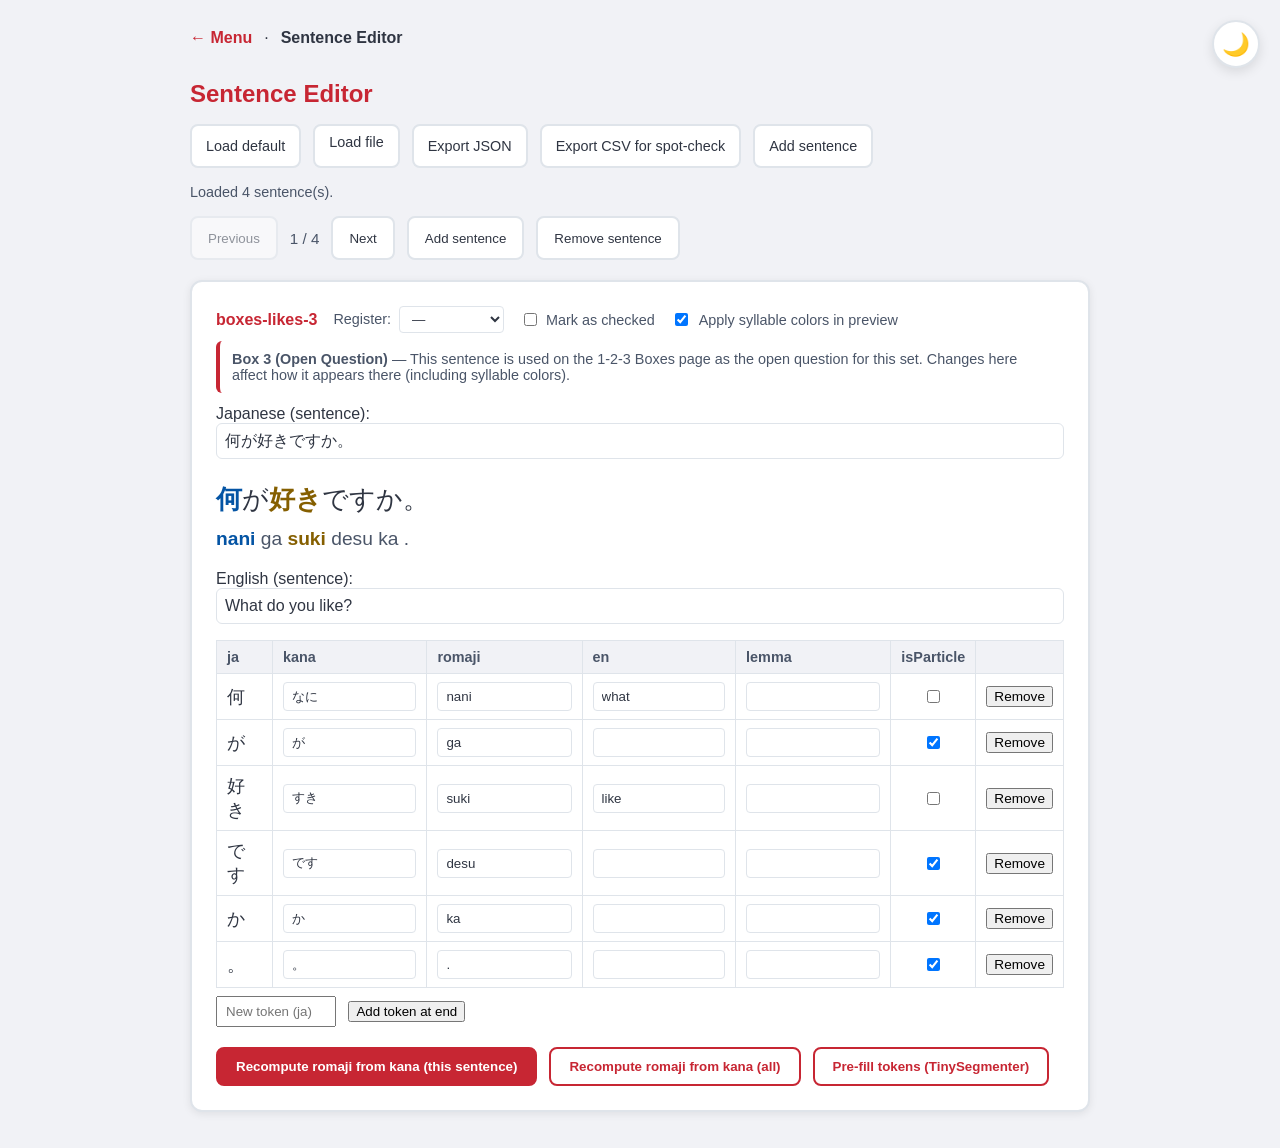
<file: editor.html>
<!DOCTYPE html>
<html lang="en">
<head>
    <meta charset="UTF-8">
    <meta name="viewport" content="width=device-width, initial-scale=1.0, viewport-fit=cover">
    <meta name="description" content="Edit tokenized Japanese sentences: kana, romaji, and English tokens.">
    <title data-i18n="nav.editor">Tokenized sentences editor · SQWease</title>
    <link rel="stylesheet" href="assets/theme.css">
    <script src="assets/theme.js"></script>
    <style>
        body {
            font-family: 'Segoe UI', Tahoma, Geneva, Verdana, sans-serif;
            background-color: var(--bg);
            color: var(--text);
            margin: 0;
            padding: 16px;
            min-height: 100vh;
            display: flex;
            flex-direction: column;
            align-items: center;
            transition: background-color 0.3s, color 0.3s;
        }
        .theme-toggle {
            position: fixed;
            top: 20px;
            right: 20px;
            background: var(--card-bg);
            border: 2px solid var(--border);
            border-radius: 50%;
            width: 48px;
            height: 48px;
            display: flex;
            align-items: center;
            justify-content: center;
            cursor: pointer;
            font-size: 1.4rem;
            box-shadow: 0 4px 12px rgba(0,0,0,0.1);
            user-select: none;
            z-index: 100;
        }
        .theme-toggle:hover { transform: scale(1.1); }
        .theme-toggle .icon-dark { display: none; }
        .theme-toggle .icon-light { display: inline; }
        [data-theme="dark"] .theme-toggle .icon-dark { display: inline; }
        [data-theme="dark"] .theme-toggle .icon-light { display: none; }
        .container { width: 100%; max-width: 900px; }
        .nav { margin-bottom: 20px; display: flex; align-items: center; gap: 12px; }
        .nav a {
            color: var(--primary);
            text-decoration: none;
            font-weight: 600;
            min-height: 44px;
            display: inline-flex;
            align-items: center;
        }
        .nav a:hover { text-decoration: underline; }
        h1 { color: var(--primary); margin-top: 0; font-size: 1.5rem; }
        .toolbar {
            display: flex;
            flex-wrap: wrap;
            align-items: center;
            gap: 12px;
            margin-bottom: 16px;
        }
        .toolbar button, .toolbar label {
            padding: 8px 14px;
            min-height: 44px;
            border: 2px solid var(--border);
            border-radius: 8px;
            background: var(--card-bg);
            color: var(--text);
            font-size: 0.9rem;
            cursor: pointer;
        }
        .toolbar button:hover, .toolbar label:hover {
            border-color: var(--primary);
            color: var(--primary);
        }
        .toolbar input[type="file"] { display: none; }
        .status { color: var(--secondary-text); font-size: 0.9rem; margin-bottom: 16px; }
        .status.error { color: var(--primary); }
        .sentence-nav {
            display: flex;
            align-items: center;
            gap: 12px;
            margin-bottom: 20px;
        }
        .sentence-nav button {
            padding: 8px 16px;
            min-height: 44px;
            border: 2px solid var(--border);
            border-radius: 8px;
            background: var(--card-bg);
            color: var(--text);
            cursor: pointer;
        }
        .sentence-nav button:hover:not(:disabled) {
            border-color: var(--primary);
            color: var(--primary);
        }
        .sentence-nav button:disabled { opacity: 0.5; cursor: not-allowed; }
        .sentence-nav .index { font-size: 0.95rem; color: var(--secondary-text); }
        .card {
            background: var(--card-bg);
            border: 2px solid var(--border);
            border-radius: 12px;
            padding: 24px;
            margin-bottom: 20px;
            box-shadow: 0 2px 8px rgba(0,0,0,0.08);
        }
        .card h2 { margin-top: 0; font-size: 1rem; color: var(--primary); }
        .sentence-ja {
            font-size: 1.4rem;
            line-height: 1.8;
            margin-bottom: 8px;
            margin-top: 12px;
        }
        .sentence-ja .token-span {
            display: inline;
            border-bottom: 1px dashed var(--border);
            padding: 0 1px;
            margin-bottom: 12px;
        }
        .sentence-romaji, .sentence-en {
            font-size: 1.2rem;
            color: var(--secondary-text);
            margin-bottom: 20px;
        }
        .sentence-en-edit {
            width: 100%;
            padding: 8px;
            border: 1px solid var(--border);
            border-radius: 6px;
            background: var(--card-bg);
            color: var(--text);
            font-size: 1rem;
        }
        .token-table {
            width: 100%;
            border-collapse: collapse;
            margin-top: 16px;
            font-size: 0.9rem;
        }
        .token-table th, .token-table td {
            border: 1px solid var(--border);
            padding: 8px 10px;
            text-align: left;
        }
        .token-table th { background: var(--bg); color: var(--secondary-text); font-weight: 600; }
        .token-table input[type="text"], .token-table input[type="checkbox"] {
            width: 100%;
            max-width: 140px;
            padding: 6px 8px;
            border: 1px solid var(--border);
            border-radius: 4px;
            background: var(--card-bg);
            color: var(--text);
        }
        .token-table .ja-cell { font-size: 1.1rem; }
        .token-table .particle-cell { width: 80px; text-align: center; }
        .token-table .particle-cell input { max-width: none; width: auto; }
        .actions { margin-top: 20px; display: flex; flex-wrap: wrap; gap: 12px; }
        .actions button {
            padding: 10px 18px;
            border: 2px solid var(--primary);
            border-radius: 8px;
            background: var(--primary);
            color: #fff;
            font-weight: 600;
            cursor: pointer;
        }
        .actions button.secondary {
            background: var(--card-bg);
            color: var(--primary);
        }
        .actions button:hover { opacity: 0.9; }
        .card-header-row { display: flex; align-items: center; gap: 16px; flex-wrap: wrap; margin-bottom: 8px; }
        .card-header-row h2 { margin: 0; }
        .register-label { font-size: 0.9rem; color: var(--secondary-text); }
        .register-label select { margin-left: 4px; padding: 4px 8px; border: 1px solid var(--border); border-radius: 4px; background: var(--card-bg); color: var(--text); }
        .checked-label { display: flex; align-items: center; gap: 6px; font-size: 0.9rem; color: var(--secondary-text); cursor: pointer; }
        .checked-label input { cursor: pointer; }
        .apply-colors-label { display: flex; align-items: center; gap: 8px; font-size: 0.9rem; color: var(--secondary-text); cursor: pointer; }
        .preview-colored { margin-top: 12px; font-size: 1.6rem; line-height: 1.6; }
        .no-data { color: var(--secondary-text); text-align: center; padding: 40px 20px; }
    </style>
</head>
<body>
    <button type="button" class="theme-toggle" aria-label="Toggle dark mode" aria-pressed="false" data-i18n-attr="aria-label:a11y.themeToggle">
        <span class="icon-light" aria-hidden="true">🌙</span>
        <span class="icon-dark" aria-hidden="true">☀️</span>
    </button>
    <main>
    <div class="container">
        <nav class="nav" aria-label="Breadcrumb">
            <a href="index.html" data-i18n="common.menu">← Menu</a>
            <span aria-hidden="true">·</span>
            <span><strong data-i18n="nav.editor">Token Editor</strong></span>
        </nav>
        <h1 data-i18n="nav.editor">Tokenized Sentence Editor</h1>
        <div class="toolbar">
            <button type="button" id="btnLoadDefault">Load default</button>
            <label for="fileInput">Load file</label>
            <input type="file" id="fileInput" accept=".json,application/json">
            <button type="button" id="btnExport">Export JSON</button>
            <button type="button" id="btnExportCsv">Export CSV for spot-check</button>
            <button type="button" id="btnAddSentenceToolbar" class="secondary">Add sentence</button>
        </div>
        <p class="status" id="status">No data loaded. Click "Load default" or "Load file".</p>
        <div class="sentence-nav" id="sentenceNav" style="display: none;">
            <button type="button" id="btnPrev">Previous</button>
            <span class="index" id="navIndex">1 / 1</span>
            <button type="button" id="btnNext">Next</button>
            <button type="button" id="btnAddSentence" class="secondary">Add sentence</button>
            <button type="button" id="btnRemoveSentence" class="secondary">Remove sentence</button>
        </div>
        <div class="card" id="sentenceCard" style="display: none;">
            <div class="card-header-row">
                <h2 id="cardId"></h2>
                <label class="register-label">Register: <select id="sentenceRegister" title="Politeness/register">
                    <option value="">—</option>
                    <option value="polite">polite</option>
                    <option value="casual">casual</option>
                    <option value="very-formal">very-formal</option>
                </select></label>
                <label class="checked-label"><input type="checkbox" id="sentenceChecked" title="Mark as checked"> Mark as checked</label>
                <label class="apply-colors-label">
                    <input type="checkbox" id="applyColorsInPreview" checked title="Show syllable colors in the preview below (used on Boxes page for Box 3)">
                    <span>Apply syllable colors in preview</span>
                </label>
            </div>
            <div class="box3-notice" id="box3Notice" style="display: none; margin-bottom: 12px; padding: 10px 12px; background: var(--card-bg); border-left: 4px solid var(--primary); border-radius: 6px; font-size: 0.9rem; color: var(--secondary-text);">
                <strong>Box 3 (Open Question)</strong> — This sentence is used on the 1-2-3 Boxes page as the open question for this set. Changes here affect how it appears there (including syllable colors).
            </div>
            
            <label>Japanese (sentence):</label>
            <input type="text" class="sentence-en-edit" id="sentenceJaInput" placeholder="Paste or type full Japanese text" style="margin-bottom: 8px;">
            <!-- <div class="preview-colored" id="sentenceJa" style="display: none;"></div> -->
            <div class="sentence-ja preview-colored" id="sentenceJa"></div>
            <div class="sentence-romaji " id="sentenceRomaji"></div>
            <label>English (sentence):</label>
            <input type="text" class="sentence-en-edit" id="sentenceEnInput" placeholder="Full English translation">
            <table class="token-table">
                <thead>
                    <tr>
                        <th scope="col">ja</th>
                        <th scope="col">kana</th>
                        <th scope="col">romaji</th>
                        <th scope="col">en</th>
                        <th scope="col">lemma</th>
                        <th scope="col" class="particle-cell">isParticle</th>
                        <th scope="col"><span class="visually-hidden">Actions</span></th>
                    </tr>
                </thead>
                <tbody id="tokenTbody"></tbody>
            </table>
            <div class="token-add-row" style="margin-top: 8px;">
                <input type="text" id="newTokenJa" placeholder="New token (ja)" maxlength="20" style="width: 120px; padding: 6px 8px; margin-right: 8px;">
                <button type="button" id="btnAddToken" class="secondary">Add token at end</button>
            </div>
            <div class="actions">
                <button type="button" id="btnRecomputeCurrent">Recompute romaji from kana (this sentence)</button>
                <button type="button" id="btnRecomputeAll" class="secondary">Recompute romaji from kana (all)</button>
                <button type="button" id="btnTinySegmenter" class="secondary" title="Pre-fill token boundaries from TinySegmenter; you fill kana/en">Pre-fill tokens (TinySegmenter)</button>
            </div>
        </div>
        <div class="no-data" id="noData">Load tokenized JSON to edit sentences.</div>
    </div>
    </main>
    <script src="assets/store.js"></script>
    <script src="assets/i18n.js"></script>
    <script src="assets/langs.js"></script>
    <script src="tiny-segmenter.js"></script>
    <script src="romaji.js"></script>
    <script src="syllable-color.js"></script>
    <script>
(function() {
    'use strict';
    var sentences = [];
    var currentIndex = 0;

    window.addEventListener('sqwease:themechange', function () {
        if (typeof renderCurrent === 'function') renderCurrent();
    });

    function setStatus(msg, isError) {
        var el = document.getElementById('status');
        el.textContent = msg;
        el.classList.toggle('error', !!isError);
    }

    function loadSentences(data) {
        if (!Array.isArray(data)) {
            setStatus('Invalid data: expected an array of sentences.', true);
            return;
        }
        sentences = data;
        currentIndex = 0;
        setStatus('Loaded ' + sentences.length + ' sentence(s).');
        document.getElementById('noData').style.display = sentences.length ? 'none' : 'block';
        document.getElementById('sentenceNav').style.display = sentences.length ? 'flex' : 'none';
        document.getElementById('sentenceCard').style.display = sentences.length ? 'block' : 'none';
        renderCurrent();
    }

    function loadDefault() {
        fetch('content/boxes-tokenized.json')
            .then(function(r) { return r.ok ? r.json() : Promise.reject(new Error(r.status + ' ' + r.statusText)); })
            .then(loadSentences)
            .catch(function(e) {
                setStatus('Could not load default file. Use "Load file" to pick content/boxes-tokenized.json from disk. ' + e.message, true);
            });
    }

    function onFileChange(e) {
        var f = e.target.files && e.target.files[0];
        if (!f) return;
        var r = new FileReader();
        r.onload = function() {
            try {
                var data = JSON.parse(r.result);
                loadSentences(data);
            } catch (err) {
                setStatus('Invalid JSON: ' + err.message, true);
            }
        };
        r.readAsText(f);
        e.target.value = '';
    }

    function exportJson() {
        if (!sentences.length) {
            setStatus('No data to export.', true);
            return;
        }
        var blob = new Blob([JSON.stringify(sentences, null, 2)], { type: 'application/json' });
        var a = document.createElement('a');
        a.href = URL.createObjectURL(blob);
        a.download = 'tokenized-sentences.json';
        a.click();
        URL.revokeObjectURL(a.href);
        setStatus('Exported ' + sentences.length + ' sentence(s).');
    }

    function escapeCsvCell(s) {
        if (s == null) return '';
        var str = String(s);
        if (/[",\r\n]/.test(str)) return '"' + str.replace(/"/g, '""') + '"';
        return str;
    }

    function exportCsvForSpotCheck() {
        if (!sentences.length) {
            setStatus('No data to export.', true);
            return;
        }
        var rows = ['id,ja,romaji,en,register,checked'];
        for (var i = 0; i < sentences.length; i++) {
            var s = sentences[i];
            rows.push([
                escapeCsvCell(s.id),
                escapeCsvCell(s.ja),
                escapeCsvCell(s.romaji),
                escapeCsvCell(s.en),
                escapeCsvCell(s.register),
                s.checked ? 'yes' : ''
            ].join(','));
        }
        var blob = new Blob(['\ufeff' + rows.join('\r\n')], { type: 'text/csv;charset=utf-8' });
        var a = document.createElement('a');
        a.href = URL.createObjectURL(blob);
        a.download = 'tokenized-sentences-spotcheck.csv';
        a.click();
        URL.revokeObjectURL(a.href);
        setStatus('Exported CSV for spot-check (' + sentences.length + ' sentences).');
    }

    function recomputeCurrent() {
        if (typeof Romaji === 'undefined' || !Romaji.kanaToRomaji) return;
        var s = sentences[currentIndex];
        if (!s || !s.tokens || !s.tokens.length) return;
        for (var i = 0; i < s.tokens.length; i++) {
            var t = s.tokens[i];
            var k = (t.kana != null ? String(t.kana) : '').trim();
            t.romaji = Romaji.kanaToRomaji(k);
        }
        s.romaji = s.tokens.map(function(t) { return t.romaji || ''; }).join(' ');
        renderCurrent();
        setStatus('Recomputed romaji for current sentence.');
    }

    function recomputeAll() {
        if (typeof Romaji === 'undefined' || !Romaji.kanaToRomaji) return;
        for (var j = 0; j < sentences.length; j++) {
            var s = sentences[j];
            if (!s.tokens || !s.tokens.length) continue;
            for (var i = 0; i < s.tokens.length; i++) {
                var t = s.tokens[i];
                var k = (t.kana != null ? String(t.kana) : '').trim();
                t.romaji = Romaji.kanaToRomaji(k);
            }
            s.romaji = s.tokens.map(function(t) { return t.romaji || ''; }).join(' ');
        }
        renderCurrent();
        setStatus('Recomputed romaji for all ' + sentences.length + ' sentence(s).');
    }

    function renderCurrent() {
        if (!sentences.length) return;
        var s = sentences[currentIndex];
        if (!s) return;
        document.getElementById('cardId').textContent = s.id || ('Sentence ' + (currentIndex + 1));
        var jaInput = document.getElementById('sentenceJaInput');
        if (jaInput) {
            jaInput.value = s.ja != null ? s.ja : '';
        }
        var regEl = document.getElementById('sentenceRegister');
        if (regEl) {
            regEl.value = (s.register && ['polite', 'casual', 'very-formal'].indexOf(s.register) >= 0) ? s.register : '';
        }
        var checkedCb = document.getElementById('sentenceChecked');
        if (checkedCb) {
            checkedCb.checked = !!s.checked;
        }
        var ja = s.ja || '';
        var tokens = s.tokens || [];
        var jaHtml = '';
        for (var i = 0; i < tokens.length; i++) {
            var t = tokens[i];
            var seg = ja.slice(t.start, t.end);
            jaHtml += '<span class="token-span">' + escapeHtml(seg) + '</span>';
        }
        document.getElementById('sentenceJa').innerHTML = jaHtml || escapeHtml(ja);
        document.getElementById('sentenceRomaji').textContent = s.romaji || '';
        document.getElementById('sentenceEnInput').value = s.en != null ? s.en : '';
        var tbody = document.getElementById('tokenTbody');
        tbody.innerHTML = '';
        for (var i = 0; i < tokens.length; i++) {
            var t = tokens[i];
            var tr = document.createElement('tr');
            var jaCell = document.createElement('td');
            jaCell.className = 'ja-cell';
            jaCell.textContent = t.ja != null ? t.ja : '';
            tr.appendChild(jaCell);
            var kanaInput = document.createElement('input');
            kanaInput.type = 'text';
            kanaInput.value = t.kana != null ? t.kana : '';
            kanaInput.dataset.tokenIndex = String(i);
            kanaInput.dataset.field = 'kana';
            kanaInput.addEventListener('input', onTokenInput);
            tr.appendChild(createTdWithInput(kanaInput));
            var romajiInput = document.createElement('input');
            romajiInput.type = 'text';
            romajiInput.value = t.romaji != null ? t.romaji : '';
            romajiInput.dataset.tokenIndex = String(i);
            romajiInput.dataset.field = 'romaji';
            romajiInput.addEventListener('input', onTokenInput);
            tr.appendChild(createTdWithInput(romajiInput));
            var enInput = document.createElement('input');
            enInput.type = 'text';
            enInput.value = t.en != null ? t.en : '';
            enInput.dataset.tokenIndex = String(i);
            enInput.dataset.field = 'en';
            enInput.addEventListener('input', onTokenInput);
            tr.appendChild(createTdWithInput(enInput));
            var lemmaInput = document.createElement('input');
            lemmaInput.type = 'text';
            lemmaInput.value = t.lemma != null ? t.lemma : '';
            lemmaInput.dataset.tokenIndex = String(i);
            lemmaInput.dataset.field = 'lemma';
            lemmaInput.addEventListener('input', onTokenInput);
            tr.appendChild(createTdWithInput(lemmaInput));
            var cb = document.createElement('input');
            cb.type = 'checkbox';
            cb.checked = !!t.isParticle;
            cb.dataset.tokenIndex = String(i);
            cb.setAttribute('aria-label', 'Mark token ' + (i + 1) + ' as particle');
            cb.addEventListener('change', onParticleChange);
            var tdCb = document.createElement('td');
            tdCb.className = 'particle-cell';
            tdCb.appendChild(cb);
            tr.appendChild(tdCb);
            var removeBtn = document.createElement('button');
            removeBtn.type = 'button';
            removeBtn.className = 'secondary';
            removeBtn.textContent = 'Remove';
            removeBtn.style.fontSize = '0.85rem';
            removeBtn.dataset.tokenIndex = String(i);
            removeBtn.addEventListener('click', onRemoveToken);
            var tdRemove = document.createElement('td');
            tdRemove.appendChild(removeBtn);
            tr.appendChild(tdRemove);
            tbody.appendChild(tr);
        }
        document.getElementById('navIndex').textContent = (currentIndex + 1) + ' / ' + sentences.length;
        document.getElementById('btnPrev').disabled = currentIndex <= 0;
        document.getElementById('btnNext').disabled = currentIndex >= sentences.length - 1;
        var box3Notice = document.getElementById('box3Notice');
        var isBox3 = s.id && /^boxes-.+-3$/.test(String(s.id));
        if (box3Notice) box3Notice.style.display = isBox3 ? 'block' : 'none';
        var applyCb = document.getElementById('applyColorsInPreview');
        var applyColors = !applyCb || applyCb.checked;
        if (applyColors && typeof SyllableColor !== 'undefined' && SyllableColor.colorizeByTokens && typeof Romaji !== 'undefined') {
            var isDark = document.documentElement.getAttribute('data-theme') === 'dark';
            var out = SyllableColor.colorizeByTokens(ja, tokens, isDark, s.en || '');
            document.getElementById('sentenceJa').innerHTML = out.jaHtml;
            document.getElementById('sentenceJa').style.display = 'block';
            var romajiEl = document.getElementById('sentenceRomaji');
            if (romajiEl) { romajiEl.innerHTML = out.romajiHtml || escapeHtml(s.romaji || ''); }
        } else {
            var romajiEl = document.getElementById('sentenceRomaji');
            if (romajiEl) { romajiEl.textContent = s.romaji || ''; }
        }
    }

    function createTdWithInput(input) {
        var td = document.createElement('td');
        if (input && !input.getAttribute('aria-label')) {
            var field = input.getAttribute('data-field') || (input.type === 'checkbox' ? 'isParticle' : 'field');
            var rawIdx = input.getAttribute('data-token-index');
            var tokenNo = rawIdx != null ? (parseInt(rawIdx, 10) + 1) : '';
            input.setAttribute('aria-label', field + ' (token ' + tokenNo + ')');
        }
        td.appendChild(input);
        return td;
    }

    function onTokenInput(e) {
        var idx = parseInt(e.target.dataset.tokenIndex, 10);
        var field = e.target.dataset.field;
        var s = sentences[currentIndex];
        if (!s || !s.tokens || !s.tokens[idx]) return;
        var val = e.target.value;
        if (field === 'en' && val === '') s.tokens[idx].en = null;
        else if (field === 'lemma' && val === '') s.tokens[idx].lemma = undefined;
        else s.tokens[idx][field] = val;
        if (field === 'romaji' || field === 'kana') {
            s.romaji = s.tokens.map(function(t) { return t.romaji != null ? t.romaji : ''; }).join(' ');
            document.getElementById('sentenceRomaji').textContent = s.romaji || '';
        }
    }

    function onParticleChange(e) {
        var idx = parseInt(e.target.dataset.tokenIndex, 10);
        var s = sentences[currentIndex];
        if (!s || !s.tokens || !s.tokens[idx]) return;
        s.tokens[idx].isParticle = e.target.checked;
        renderCurrent();
    }

    function onSentenceJaInput() {
        var s = sentences[currentIndex];
        if (!s) return;
        var el = document.getElementById('sentenceJaInput');
        s.ja = el ? el.value : '';
    }

    function onSentenceEnInput() {
        var s = sentences[currentIndex];
        if (!s) return;
        s.en = document.getElementById('sentenceEnInput').value.trim() || '';
    }

    function onSentenceCheckedChange() {
        var s = sentences[currentIndex];
        if (!s) return;
        var cb = document.getElementById('sentenceChecked');
        s.checked = !!cb && cb.checked;
    }

    function onSentenceRegisterChange() {
        var s = sentences[currentIndex];
        if (!s) return;
        var sel = document.getElementById('sentenceRegister');
        var v = sel && sel.value ? sel.value : undefined;
        s.register = v || undefined;
    }

    function addSentence() {
        var id = 'new-' + (sentences.length + 1);
        sentences.push({
            id: id,
            ja: '',
            romaji: '',
            en: '',
            tokens: []
        });
        currentIndex = sentences.length - 1;
        document.getElementById('noData').style.display = 'none';
        document.getElementById('sentenceNav').style.display = 'flex';
        document.getElementById('sentenceCard').style.display = 'block';
        setStatus('Added sentence. Fill Japanese and use "Pre-fill tokens" or add tokens manually.');
        renderCurrent();
    }

    function removeSentence() {
        if (!sentences.length) return;
        sentences.splice(currentIndex, 1);
        if (currentIndex >= sentences.length) currentIndex = Math.max(0, sentences.length - 1);
        if (!sentences.length) {
            document.getElementById('noData').style.display = 'block';
            document.getElementById('sentenceNav').style.display = 'none';
            document.getElementById('sentenceCard').style.display = 'none';
            setStatus('No sentences left.');
            return;
        }
        renderCurrent();
        setStatus('Sentence removed.');
    }

    function addToken() {
        var s = sentences[currentIndex];
        if (!s) return;
        var input = document.getElementById('newTokenJa');
        var text = (input && input.value ? input.value : '').trim();
        if (!text) {
            setStatus('Enter Japanese text for the new token.', true);
            return;
        }
        if (!s.tokens) s.tokens = [];
        var start = s.ja ? s.ja.length : 0;
        var end = start + text.length;
        s.ja = (s.ja || '') + text;
        var kana = '';
        var romaji = typeof Romaji !== 'undefined' && Romaji.kanaToRomaji ? Romaji.kanaToRomaji(kana) : '';
        s.tokens.push({
            ja: text,
            kana: kana,
            romaji: romaji,
            en: null,
            start: start,
            end: end,
            pos: '',
            isParticle: false
        });
        s.romaji = s.tokens.map(function(t) { return t.romaji || ''; }).join(' ');
        if (input) input.value = '';
        renderCurrent();
        setStatus('Token added. Fill kana and run "Recompute romaji from kana" if needed.');
    }

    function onRemoveToken(e) {
        var idx = parseInt(e.target.dataset.tokenIndex, 10);
        var s = sentences[currentIndex];
        if (!s || !s.tokens || !s.tokens[idx]) return;
        var t = s.tokens[idx];
        var len = t.end - t.start;
        s.ja = (s.ja || '').slice(0, t.start) + (s.ja || '').slice(t.end);
        s.tokens.splice(idx, 1);
        for (var i = idx; i < s.tokens.length; i++) {
            s.tokens[i].start -= len;
            s.tokens[i].end -= len;
        }
        s.romaji = s.tokens.map(function(tok) { return tok.romaji || ''; }).join(' ');
        renderCurrent();
        setStatus('Token removed.');
    }

    function prefillTokensFromTinySegmenter() {
        if (typeof TinySegmenter === 'undefined') {
            setStatus('TinySegmenter not loaded. Ensure the script is available.', true);
            return;
        }
        var s = sentences[currentIndex];
        if (!s || !s.ja) {
            setStatus('No sentence or Japanese text.', true);
            return;
        }
        var ja = String(s.ja);
        var segmenter = new TinySegmenter();
        var segs = segmenter.segment(ja);
        if (!segs || !segs.length) {
            setStatus('TinySegmenter returned no segments.', true);
            return;
        }
        var pos = 0;
        var tokens = [];
        for (var i = 0; i < segs.length; i++) {
            var surface = segs[i];
            var start = ja.indexOf(surface, pos);
            if (start < 0) start = pos;
            var end = start + surface.length;
            pos = end;
            tokens.push({
                ja: surface,
                kana: '',
                romaji: '',
                en: null,
                start: start,
                end: end,
                pos: '',
                isParticle: false
            });
        }
        s.tokens = tokens;
        s.romaji = tokens.map(function(t) { return t.romaji || ''; }).join(' ');
        renderCurrent();
        setStatus('Pre-filled ' + tokens.length + ' token(s). Fill kana and run "Recompute romaji from kana" as needed.');
    }

    function escapeHtml(str) {
        if (str == null) return '';
        var div = document.createElement('div');
        div.textContent = str;
        return div.innerHTML;
    }

    document.getElementById('btnLoadDefault').addEventListener('click', loadDefault);
    document.getElementById('fileInput').addEventListener('change', onFileChange);
    document.getElementById('btnExport').addEventListener('click', exportJson);
    document.getElementById('btnExportCsv').addEventListener('click', exportCsvForSpotCheck);
    var sentenceCheckedEl = document.getElementById('sentenceChecked');
    if (sentenceCheckedEl) sentenceCheckedEl.addEventListener('change', onSentenceCheckedChange);
    var applyColorsEl = document.getElementById('applyColorsInPreview');
    if (applyColorsEl) applyColorsEl.addEventListener('change', renderCurrent);
    document.getElementById('btnPrev').addEventListener('click', function() {
        if (currentIndex > 0) { currentIndex--; renderCurrent(); }
    });
    document.getElementById('btnNext').addEventListener('click', function() {
        if (currentIndex < sentences.length - 1) { currentIndex++; renderCurrent(); }
    });
    document.getElementById('btnRecomputeCurrent').addEventListener('click', recomputeCurrent);
    document.getElementById('btnRecomputeAll').addEventListener('click', recomputeAll);
    document.getElementById('sentenceJaInput').addEventListener('input', onSentenceJaInput);
    document.getElementById('sentenceEnInput').addEventListener('input', onSentenceEnInput);
    var regEl = document.getElementById('sentenceRegister');
    if (regEl) regEl.addEventListener('change', onSentenceRegisterChange);
    document.getElementById('btnTinySegmenter').addEventListener('click', prefillTokensFromTinySegmenter);
    document.getElementById('btnAddSentence').addEventListener('click', addSentence);
    document.getElementById('btnRemoveSentence').addEventListener('click', removeSentence);
    document.getElementById('btnAddToken').addEventListener('click', addToken);
    document.getElementById('btnAddSentenceToolbar').addEventListener('click', addSentence);

    loadDefault();
})();
    </script>
</body>
</html>
</file>
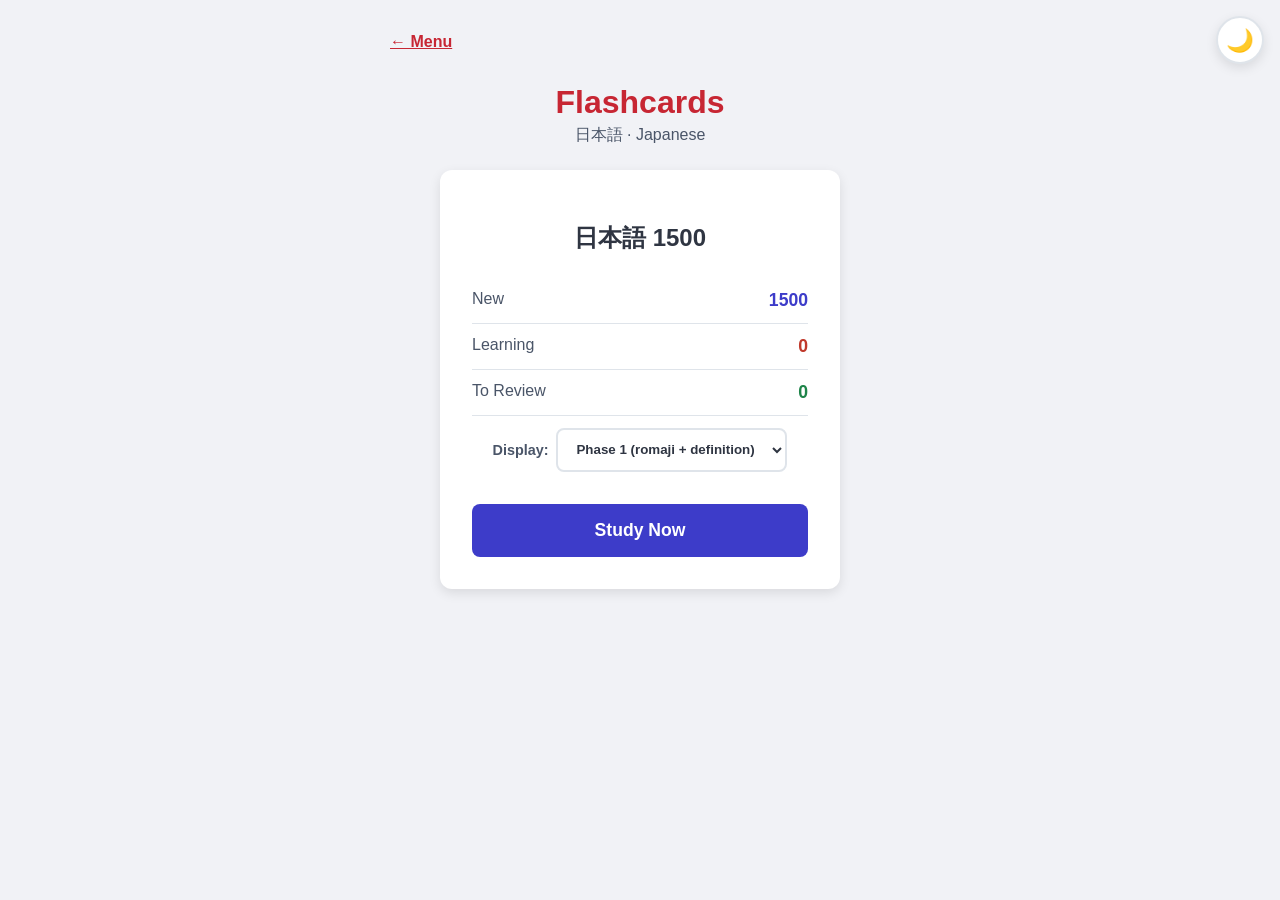
<file: flashcards.html>
<!DOCTYPE html>
<html lang="en">
<head>
    <meta charset="UTF-8">
    <meta name="viewport" content="width=device-width, initial-scale=1.0, viewport-fit=cover">
    <meta name="description" content="Practice the most common words with spaced-repetition flashcards.">
    <title data-i18n="nav.flashcards">Flashcards · SQWease</title>
    <link rel="stylesheet" href="assets/theme.css">
    <script src="assets/theme.js"></script>
    <style>
        body {
            display: flex;
            flex-direction: column;
            align-items: center;
            min-height: 100vh;
            margin: 0;
            padding: 20px;
        }
        .flashcards-wrap {
            width: 100%;
            max-width: 500px;
            display: flex;
            flex-direction: column;
            align-items: center;
        }
        .flashcards-wrap .nav { align-self: flex-start; margin-bottom: 20px; }
        .nav {
            display: flex;
            align-items: center;
            gap: 12px;
            flex-wrap: wrap;
        }
        .nav a {
            color: var(--primary);
            font-weight: 600;
            min-height: 44px;
            display: inline-flex;
            align-items: center;
        }
        h1 { color: var(--primary); margin: 0 0 4px; text-align: center; }
        .subtitle { color: var(--secondary-text); margin: 0 0 24px; }
        .deck-stats {
            background: var(--card-bg);
            border-radius: var(--radius);
            padding: 32px;
            box-shadow: var(--shadow);
            max-width: 400px;
            width: 100%;
            text-align: center;
        }
        .deck-stats h2 { font-size: 1.5rem; margin-bottom: 24px; color: var(--text); }
        .stat-row {
            display: flex;
            justify-content: space-between;
            padding: 12px 0;
            border-bottom: 1px solid var(--border);
        }
        .stat-row:last-child { border-bottom: none; }
        .stat-label { color: var(--secondary-text); }
        .stat-value { font-weight: 700; font-size: 1.1rem; }
        .stat-value.new { color: #3d3cc9; }
        .stat-value.learning { color: #c0392b; }
        .stat-value.review { color: #1e8449; }
        [data-theme="dark"] .stat-value.new { color: #9d9cff; }
        [data-theme="dark"] .stat-value.learning { color: #ff8a80; }
        [data-theme="dark"] .stat-value.review { color: #5ddc8a; }
        .study-btn {
            margin-top: 24px;
            width: 100%;
            padding: 16px 24px;
            min-height: 44px;
            background: #3d3cc9;
            color: white;
            border: none;
            border-radius: 8px;
            font-size: 1.1rem;
            font-weight: 700;
            cursor: pointer;
            transition: transform 0.2s, box-shadow 0.2s;
        }
        .study-btn:hover { transform: translateY(-2px); box-shadow: 0 6px 16px rgba(61, 60, 201, 0.4); }
        .study-btn:disabled { background: var(--border); color: var(--muted); cursor: not-allowed; transform: none; }
        .display-phase { font-size: 0.9rem; margin: 12px 0 8px; display: flex; align-items: center; gap: 8px; justify-content: center; }
        .display-phase label { color: var(--secondary-text); font-weight: 600; }
        .select-primary {
            padding: 8px 14px;
            min-height: 44px;
            border: 2px solid var(--border);
            background: var(--card-bg);
            color: var(--text);
            border-radius: 8px;
            font-weight: 600;
            cursor: pointer;
        }
        .hidden { display: none !important; }
        .container {
            perspective: 1000px;
            width: 100%;
            min-width: 280px;
            max-width: 500px;
            height: clamp(240px, 60vh, 400px);
            cursor: pointer;
        }
        .container:focus-visible { outline: 2px solid var(--focus); outline-offset: 3px; border-radius: 15px; }
        .card {
            width: 100%;
            height: 100%;
            position: relative;
            transform-style: preserve-3d;
            transition: transform 0.6s;
            box-shadow: 0 10px 20px rgba(0, 0, 0, 0.1);
            border-radius: 15px;
            background: var(--card-bg);
        }
        .card.is-flipped { transform: rotateY(180deg); }
        .card-face {
            position: absolute;
            width: 100%;
            height: 100%;
            backface-visibility: hidden;
            display: flex;
            flex-direction: column;
            align-items: center;
            justify-content: center;
            border-radius: 15px;
            padding: 20px;
            box-sizing: border-box;
            text-align: center;
            overflow-y: auto;
        }
        .card-front { background-color: var(--card-bg); border: 2px solid var(--primary); }
        .card-back { background-color: var(--card-bg); transform: rotateY(180deg); border: 2px solid #1e8449; }
        .word { font-size: clamp(2.2rem, 12vw, 5rem); margin: 0; color: var(--text); overflow-wrap: anywhere; }
        .pronunciation { font-size: 1.5rem; color: var(--secondary-text); margin-top: 10px; font-style: italic; overflow-wrap: anywhere; }
        .definition { font-size: 1.5rem; font-weight: bold; color: var(--primary); margin: 20px 0 10px; }
        .sentence { font-size: 1.1rem; margin-top: 15px; color: var(--secondary-text); line-height: 1.6; }
        .rating-buttons { margin-top: 30px; display: flex; gap: 12px; justify-content: center; flex-wrap: wrap; }
        .rating-btn {
            display: flex; flex-direction: column; align-items: center; gap: 6px;
            padding: 12px 20px; min-height: 44px; border: none; border-radius: 8px;
            font-weight: 600; cursor: pointer; transition: transform 0.2s, box-shadow 0.2s; min-width: 90px;
        }
        .rating-btn:hover { transform: translateY(-2px); }
        .rating-btn .interval { font-size: 0.85rem; opacity: 0.95; }
        .rating-btn.again { background: #c0392b; color: white; }
        .rating-btn.hard { background: #a15c00; color: white; }
        .rating-btn.good { background: #1e8449; color: white; }
        .rating-btn.easy { background: #3d3cc9; color: white; }
        .progress { margin-top: 20px; color: var(--secondary-text); font-size: 0.9rem; }
        .nav-controls { display: flex; align-items: center; justify-content: center; gap: 20px; margin-top: 20px; }
        .nav-btn {
            background: var(--card-bg); border: 2px solid var(--border); color: var(--text);
            padding: 8px 16px; min-height: 44px; border-radius: 8px; font-size: 1.2rem; cursor: pointer;
            transition: transform 0.2s, box-shadow 0.2s;
        }
        .nav-btn:hover { transform: scale(1.05); box-shadow: 0 3px 10px rgba(0, 0, 0, 0.15); }
        .nav-btn:disabled { opacity: 0.4; cursor: not-allowed; }
        .instruction { font-size: 0.8rem; color: var(--muted); margin-top: 10px; }
        @media (max-width: 600px) {
            body { padding: 12px; }
            h1 { font-size: 1.5rem; }
            .word { font-size: clamp(2rem, 14vw, 3rem); }
            .pronunciation { font-size: 1.2rem; }
            .definition { font-size: 1.2rem; }
            .sentence { font-size: 0.95rem; }
            .rating-buttons { gap: 8px; margin-top: 16px; }
            .rating-btn { min-width: 70px; padding: 10px 14px; font-size: 0.9rem; }
        }
    </style>
</head>
<body>
    <button type="button" class="theme-toggle" aria-label="Toggle dark mode" aria-pressed="false" data-i18n-attr="aria-label:a11y.themeToggle">
        <span class="icon-light" aria-hidden="true">🌙</span>
        <span class="icon-dark" aria-hidden="true">☀️</span>
    </button>
    <main class="flashcards-wrap">
    <nav class="nav" aria-label="Breadcrumb">
        <a href="index.html" data-i18n="common.menu">← Menu</a>
    </nav>
    <h1 data-i18n="nav.flashcards">Flashcards</h1>
    <p class="subtitle" id="deckSubtitle"></p>

    <div id="deckView" class="deck-stats">
        <h2 id="deckTitle">…</h2>
        <div class="stat-row">
            <span class="stat-label" data-i18n="fc.new">New</span>
            <span class="stat-value new" id="statNew">0</span>
        </div>
        <div class="stat-row">
            <span class="stat-label" data-i18n="fc.learning">Learning</span>
            <span class="stat-value learning" id="statLearning">0</span>
        </div>
        <div class="stat-row">
            <span class="stat-label" data-i18n="fc.review">To Review</span>
            <span class="stat-value review" id="statReview">0</span>
        </div>
        <p class="display-phase">
            <label for="romajiPhase" data-i18n="fc.display">Display:</label>
            <select id="romajiPhase" class="select-primary" aria-label="Display phase">
                <option value="1" data-i18n="fc.phase1">Phase 1 (romaji + definition)</option>
                <option value="2" data-i18n="fc.phase2">Phase 2 (no romaji)</option>
                <option value="3" data-i18n="fc.phase3">Phase 3 (word only)</option>
            </select>
        </p>
        <p id="noCardsMessage" class="hidden" role="status" aria-live="polite"></p>
        <button class="study-btn" id="studyBtn" data-i18n="fc.studyNow">Study Now</button>
    </div>

    <div id="reviewView" class="hidden">
    <div class="container" id="cardContainer" role="button" tabindex="0" aria-pressed="false"
         data-i18n-attr="aria-label:a11y.flipCard" aria-label="Flashcard. Activate to flip and reveal the answer.">
        <div class="card" id="card">
            <div class="card-face card-front">
                <h2 class="word" id="word">…</h2>
                <div class="instruction" data-i18n="fc.tapToFlip">(Tap or press Space to flip)</div>
            </div>
            <div class="card-face card-back">
                <div class="pronunciation" id="pronunciation"></div>
                <div class="definition" id="definition"></div>
                <div class="sentence" id="sentence"></div>
            </div>
        </div>
    </div>
    <div class="rating-buttons hidden" id="ratingButtons">
        <button class="rating-btn again" id="btnAgain">
            <span data-i18n="fc.again">Again</span>
            <span class="interval" id="intervalAgain">&lt;1m</span>
        </button>
        <button class="rating-btn hard" id="btnHard">
            <span data-i18n="fc.hard">Hard</span>
            <span class="interval" id="intervalHard">&lt;10m</span>
        </button>
        <button class="rating-btn good" id="btnGood">
            <span data-i18n="fc.good">Good</span>
            <span class="interval" id="intervalGood">1d</span>
        </button>
        <button class="rating-btn easy" id="btnEasy">
            <span data-i18n="fc.easy">Easy</span>
            <span class="interval" id="intervalEasy">4d</span>
        </button>
    </div>
    <div class="nav-controls">
        <button type="button" class="nav-btn" id="navPrev" aria-label="Previous card">←</button>
        <div class="progress" id="progress" role="status" aria-live="polite">Loading…</div>
        <button type="button" class="nav-btn" id="navNext" aria-label="Next card">→</button>
    </div>
    </div>
    </main>

    <script src="assets/store.js"></script>
    <script src="assets/i18n.js"></script>
    <script src="assets/langs.js"></script>
    <script src="assets/vocab.js"></script>
    <script src="romaji.js" defer></script>
    <script src="srs.js" defer></script>
    <script src="syllable-color.js" defer></script>
    <script defer>
    (function () {
        'use strict';

        var vocabulary = [];
        var srsCards = {};
        var dueCards = [];
        var currentIndex = 0;
        var isFlipped = false;
        var newCardsPerDay = 20;
        var newCardsIntroduced = 0;
        var activeTarget = 'ja';

        var card = document.getElementById('card');
        var cardContainer = document.getElementById('cardContainer');
        var wordEl = document.getElementById('word');
        var pronunciationEl = document.getElementById('pronunciation');
        var definitionEl = document.getElementById('definition');
        var sentenceEl = document.getElementById('sentence');
        var progressEl = document.getElementById('progress');

        var FALLBACK_VOCAB = [
            { id: 'ja-f1', w: "の", p: "no (noh)", d: "possessive (like 's)", s: "私の本です。 (It's my book.)" },
            { id: 'ja-f2', w: "に", p: "ni (nee)", d: "to; at; in", s: "学校に行きます。 (I go to school.)" },
            { id: 'ja-f3', w: "は", p: "wa (wah)", d: "topic marker", s: "私は学生です。 (I am a student.)" },
            { id: 'ja-f4', w: "を", p: "wo (oh)", d: "object marker", s: "水を飲みます。 (I drink water.)" },
            { id: 'ja-f5', w: "が", p: "ga (gah)", d: "subject marker", s: "猫がいます。 (There is a cat.)" }
        ];

        var SRS_KEY = 'sqwease-flashcards-srs';
        var SRS_DATE_KEY = 'sqwease-flashcards-date';
        var SRS_NEW_KEY = 'sqwease-flashcards-new-today';
        var ROMAJI_PHASE_KEY = 'sqwease-romaji-phase';

        function todayKey() { return new Date().toISOString().slice(0, 10); }

        function getRomajiPhase() {
            var n = SqweaseStore.getInt(ROMAJI_PHASE_KEY, 1);
            return (n === 1 || n === 2 || n === 3) ? n : 1;
        }
        function setRomajiPhase(phase) { SqweaseStore.setString(ROMAJI_PHASE_KEY, String(phase)); }

        function saveSRS() {
            SqweaseStore.set(SRS_KEY, srsCards);
            SqweaseStore.setString(SRS_DATE_KEY, todayKey());
            SqweaseStore.setString(SRS_NEW_KEY, String(newCardsIntroduced));
        }

        function loadSRS() {
            srsCards = SqweaseStore.get(SRS_KEY, {}) || {};
            if (SqweaseStore.getString(SRS_DATE_KEY, '') === todayKey()) {
                newCardsIntroduced = SqweaseStore.getInt(SRS_NEW_KEY, 0);
            } else {
                newCardsIntroduced = 0;
            }
        }

        function getOrInitCard(itemId) {
            if (!srsCards[itemId]) srsCards[itemId] = SRS.initCard(itemId);
            return srsCards[itemId];
        }

        function updateStats() {
            var newCount = 0, learningCount = 0, reviewCount = 0;
            for (var i = 0; i < vocabulary.length; i++) {
                var srsCard = srsCards[vocabulary[i].id];
                if (!srsCard) newCount++;
                else if (srsCard.state === 'learning' && SRS.isDue(srsCard)) learningCount++;
                else if (srsCard.state === 'review' && SRS.isDue(srsCard)) reviewCount++;
            }
            document.getElementById('statNew').textContent = newCount;
            document.getElementById('statLearning').textContent = learningCount;
            document.getElementById('statReview').textContent = reviewCount;
            document.getElementById('studyBtn').disabled = (newCount + learningCount + reviewCount) === 0;
            var noCardsEl = document.getElementById('noCardsMessage');
            if (noCardsEl) { noCardsEl.classList.add('hidden'); noCardsEl.textContent = ''; }
        }

        function buildDueQueue() {
            dueCards = [];
            var learning = [], review = [], fresh = [];
            for (var i = 0; i < vocabulary.length; i++) {
                var srsCard = srsCards[vocabulary[i].id];
                if (!srsCard) { if (newCardsIntroduced < newCardsPerDay) fresh.push(i); }
                else if (srsCard.state === 'learning' && SRS.isDue(srsCard)) learning.push(i);
                else if (srsCard.state === 'review' && SRS.isDue(srsCard)) review.push(i);
            }
            dueCards = review.concat(learning).concat(fresh);
        }

        function startStudy() {
            buildDueQueue();
            var noCardsEl = document.getElementById('noCardsMessage');
            if (dueCards.length === 0) {
                if (noCardsEl) {
                    noCardsEl.textContent = SqweaseI18n.t('fc.noCardsDue');
                    noCardsEl.classList.remove('hidden');
                }
                return;
            }
            if (noCardsEl) noCardsEl.classList.add('hidden');
            currentIndex = 0;
            document.getElementById('deckView').classList.add('hidden');
            document.getElementById('reviewView').classList.remove('hidden');
            showCard();
        }

        function renderCardFaces(item) {
            if (activeTarget === 'ja' && item.tokens && typeof SyllableColor !== 'undefined' && SyllableColor.colorizeByTokens) {
                var c1 = SyllableColor.colorizeByTokens(item.w, item.tokens, SyllableColor.isDarkTheme());
                wordEl.innerHTML = c1.jaHtml; pronunciationEl.innerHTML = c1.romajiHtml; definitionEl.innerHTML = c1.enHtml;
            } else if (activeTarget === 'ja' && typeof SyllableColor !== 'undefined' && SyllableColor.colorizeByWords) {
                var c2 = SyllableColor.colorizeByWords(item.w, item.p, item.d, SyllableColor.isDarkTheme());
                wordEl.innerHTML = c2.jaHtml; pronunciationEl.innerHTML = c2.romajiHtml; definitionEl.innerHTML = c2.enHtml;
            } else {
                wordEl.textContent = item.w;
                pronunciationEl.textContent = item.p || '';
                definitionEl.textContent = item.d || '';
            }
        }

        function showCard() {
            if (currentIndex >= dueCards.length) {
                document.getElementById('deckView').classList.remove('hidden');
                document.getElementById('reviewView').classList.add('hidden');
                updateStats();
                return;
            }
            var item = vocabulary[dueCards[currentIndex]];
            var srsCard = getOrInitCard(item.id);
            if (srsCard.state === 'new') { newCardsIntroduced++; saveSRS(); }

            cardContainer.setAttribute('lang', activeTarget);
            sentenceEl.innerHTML = (item.s || '').replace(/\n/g, '<br>');
            renderCardFaces(item);

            document.getElementById('intervalAgain').textContent = SRS.getIntervalDisplay(srsCard, 1);
            document.getElementById('intervalHard').textContent = SRS.getIntervalDisplay(srsCard, 2);
            document.getElementById('intervalGood').textContent = SRS.getIntervalDisplay(srsCard, 3);
            document.getElementById('intervalEasy').textContent = SRS.getIntervalDisplay(srsCard, 4);

            card.classList.remove('is-flipped');
            isFlipped = false;
            cardContainer.setAttribute('aria-pressed', 'false');
            document.getElementById('ratingButtons').classList.add('hidden');
            progressEl.textContent = SqweaseI18n.t('fc.cardOf', { n: currentIndex + 1, total: dueCards.length });
            updateNavButtons();
        }

        function flipCard() {
            if (dueCards.length === 0) return;
            card.classList.toggle('is-flipped');
            isFlipped = !isFlipped;
            cardContainer.setAttribute('aria-pressed', isFlipped ? 'true' : 'false');
            document.getElementById('ratingButtons').classList.toggle('hidden', !isFlipped);
        }

        function rateCard(rating) {
            var item = vocabulary[dueCards[currentIndex]];
            var updated = SRS.reviewCard(getOrInitCard(item.id), rating);
            srsCards[item.id] = updated;
            saveSRS();
            currentIndex++;
            showCard();
        }

        function navigatePrev() { if (currentIndex > 0) { currentIndex--; showCard(); } }
        function navigateNext() { if (currentIndex < dueCards.length - 1) { currentIndex++; showCard(); } }

        function updateNavButtons() {
            document.getElementById('navPrev').disabled = currentIndex <= 0;
            document.getElementById('navNext').disabled = currentIndex >= dueCards.length - 1;
        }

        function setDeckLabels() {
            var lang = SqweaseLangs.getActiveLang();
            var name = lang ? lang.nativeName : 'Japanese';
            var count = vocabulary.length;
            document.getElementById('deckTitle').textContent = SqweaseI18n.t('fc.title', { lang: name, count: count });
            document.getElementById('deckSubtitle').textContent = lang ? (lang.nativeName + ' · ' + lang.name) : '';
            document.getElementById('deckSubtitle').setAttribute('lang', activeTarget);
        }

        function initVocab() {
            activeTarget = SqweaseLangs.getActive();
            progressEl.textContent = SqweaseI18n.t('fc.loading');
            SqweaseVocab.load(activeTarget).then(function (deck) {
                vocabulary = (deck && deck.words && deck.words.length) ? deck.words : FALLBACK_VOCAB;
                setDeckLabels();
                loadSRS();
                updateStats();
                progressEl.textContent = SqweaseI18n.t('fc.ready');
                updateNavButtons();
            }).catch(function () {
                vocabulary = FALLBACK_VOCAB;
                activeTarget = 'ja';
                setDeckLabels();
                loadSRS();
                updateStats();
                progressEl.textContent = SqweaseI18n.t('err.noData', { lang: SqweaseLangs.getActiveLang().name });
            });
        }

        function bind() {
            cardContainer.addEventListener('click', flipCard);
            cardContainer.addEventListener('keydown', function (e) {
                if (e.key === 'Enter' || e.code === 'Space') { e.preventDefault(); e.stopPropagation(); flipCard(); }
            });
            document.getElementById('studyBtn').addEventListener('click', startStudy);
            document.getElementById('btnAgain').addEventListener('click', function () { rateCard(1); });
            document.getElementById('btnHard').addEventListener('click', function () { rateCard(2); });
            document.getElementById('btnGood').addEventListener('click', function () { rateCard(3); });
            document.getElementById('btnEasy').addEventListener('click', function () { rateCard(4); });
            document.getElementById('navPrev').addEventListener('click', navigatePrev);
            document.getElementById('navNext').addEventListener('click', navigateNext);

            document.addEventListener('keydown', function (e) {
                if (dueCards.length === 0) return;
                if (e.code === 'Space' || e.code === 'ArrowUp' || e.code === 'ArrowDown') {
                    e.preventDefault(); flipCard();
                } else if (isFlipped) {
                    if (e.code === 'Digit1') rateCard(1);
                    else if (e.code === 'Digit2') rateCard(2);
                    else if (e.code === 'Digit3') rateCard(3);
                    else if (e.code === 'Digit4') rateCard(4);
                } else if (e.code === 'ArrowLeft') navigatePrev();
                else if (e.code === 'ArrowRight') navigateNext();
            });

            var phaseEl = document.getElementById('romajiPhase');
            phaseEl.value = String(getRomajiPhase());
            phaseEl.addEventListener('change', function () {
                setRomajiPhase(parseInt(phaseEl.value, 10));
                if (dueCards.length) showCard();
            });

            document.addEventListener('sqwease:localechange', function () {
                SqweaseI18n.apply();
                setDeckLabels();
                if (dueCards.length) progressEl.textContent = SqweaseI18n.t('fc.cardOf', { n: currentIndex + 1, total: dueCards.length });
            });
        }

        document.addEventListener('DOMContentLoaded', function () {
            bind();
            initVocab();
        });
    })();
    </script>
</body>
</html>
</file>
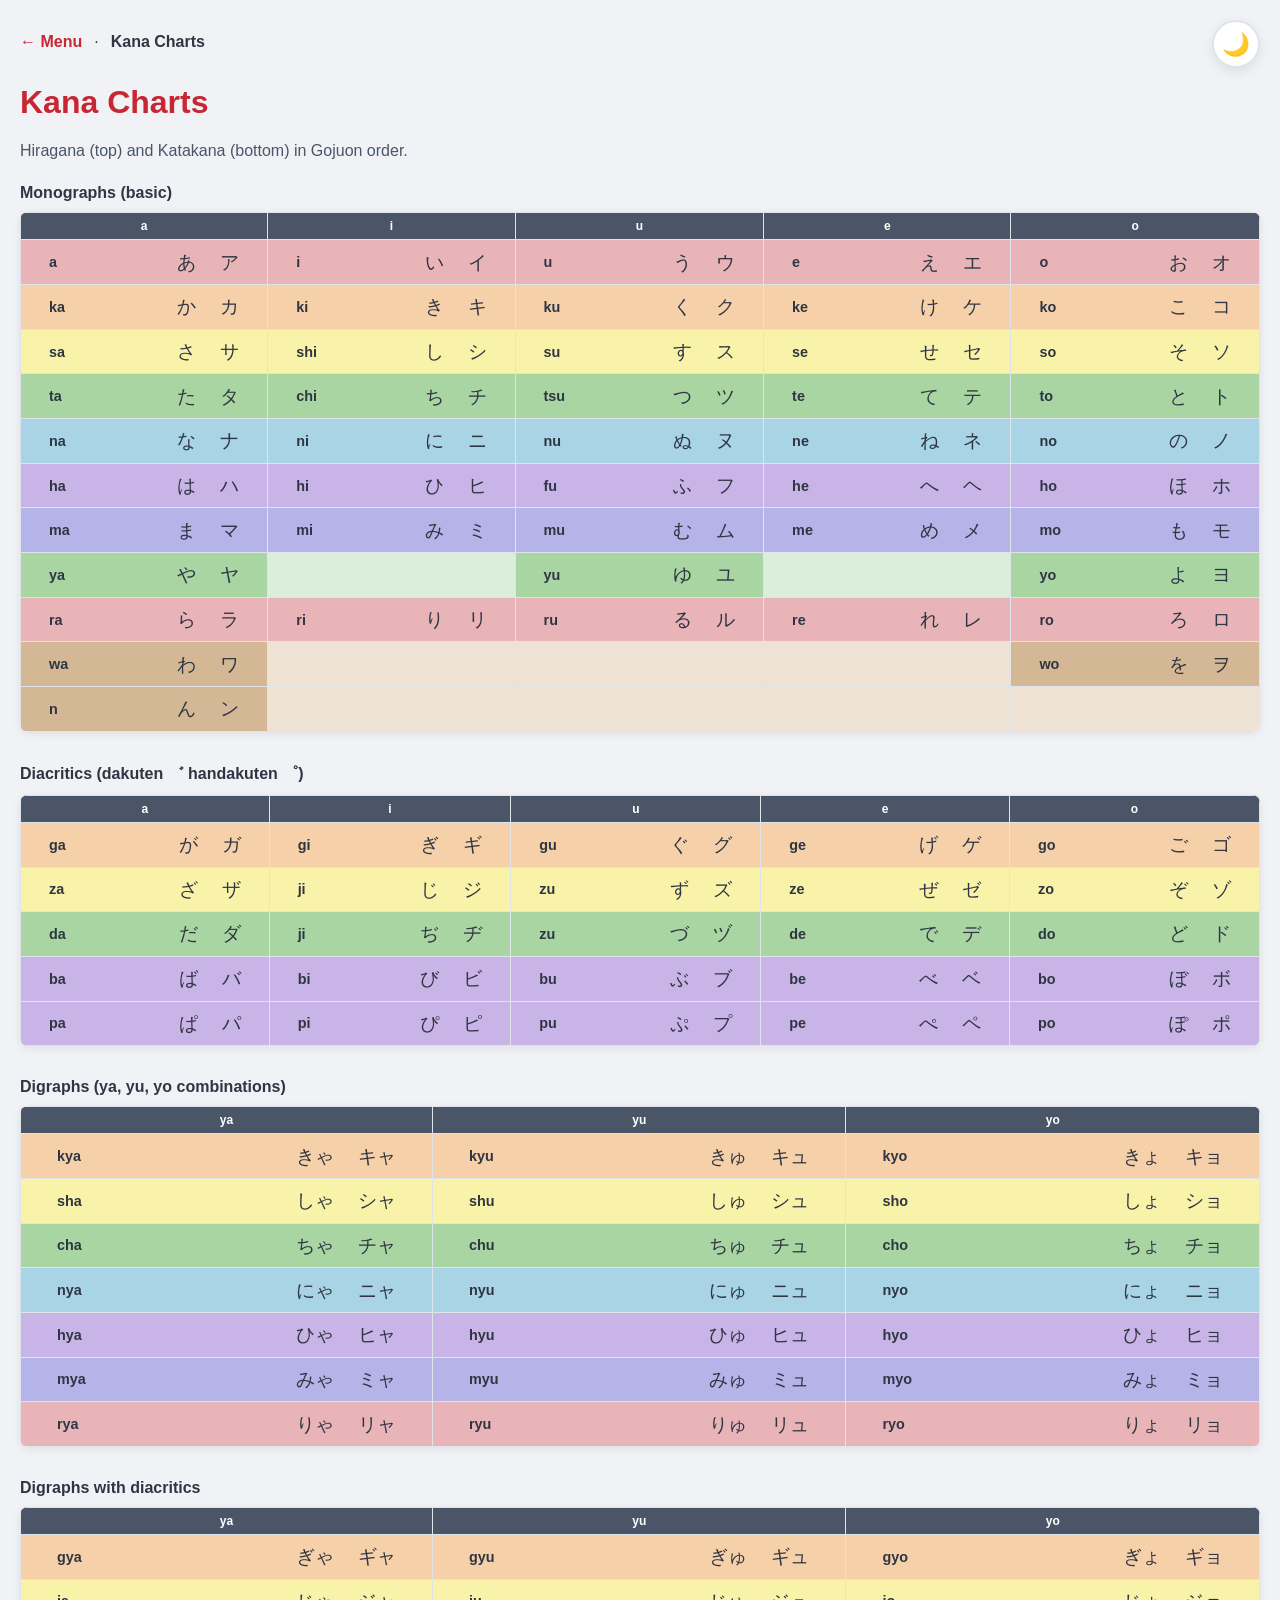
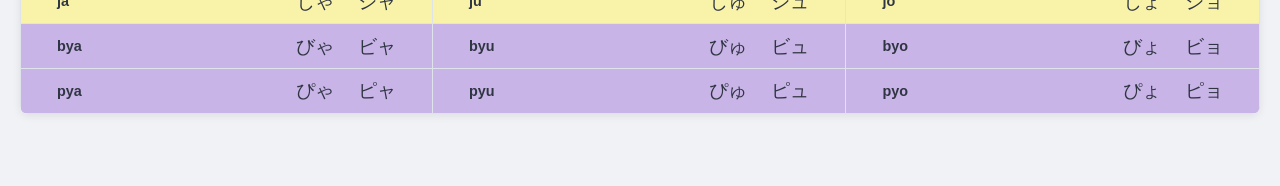
<file: kana-charts.html>
<!DOCTYPE html>
<html lang="en">
<head>
    <meta charset="UTF-8">
    <meta name="viewport" content="width=device-width, initial-scale=1.0, viewport-fit=cover">
    <meta name="description" content="Hiragana and Katakana Gojuon reference charts.">
    <title data-i18n="nav.kana">Kana Charts · SQWease</title>
    <link rel="stylesheet" href="assets/theme.css">
    <script src="assets/theme.js"></script>
    <style>
        body {
            font-family: 'Segoe UI', Tahoma, Geneva, Verdana, sans-serif;
            background-color: var(--bg);
            color: var(--text);
            margin: 0;
            padding: 20px;
            padding-bottom: 40px;
            min-height: 100vh;
            transition: background-color 0.3s, color 0.3s;
        }
        .theme-toggle {
            position: fixed;
            top: 20px;
            right: 20px;
            background: var(--card-bg);
            border: 2px solid var(--border);
            border-radius: 50%;
            width: 48px;
            height: 48px;
            display: flex;
            align-items: center;
            justify-content: center;
            cursor: pointer;
            font-size: 1.4rem;
            box-shadow: 0 4px 12px rgba(0,0,0,0.08);
            z-index: 100;
        }
        .theme-toggle .icon-dark { display: none; }
        .theme-toggle .icon-light { display: inline; }
        [data-theme="dark"] .theme-toggle .icon-dark { display: inline; }
        [data-theme="dark"] .theme-toggle .icon-light { display: none; }
        .nav {
            margin-bottom: 20px;
            display: flex;
            align-items: center;
            gap: 12px;
        }
        .nav a {
            color: var(--primary);
            text-decoration: none;
            font-weight: 600;
            min-height: 44px;
            display: inline-flex;
            align-items: center;
        }
        .nav a:hover { text-decoration: underline; }
        h1 { color: var(--primary); margin-top: 0; }
        .subtitle { color: var(--secondary-text); margin-bottom: 24px; }
        .info-box {
            background: var(--card-bg);
            border-left: 4px solid var(--primary);
            padding: 12px 14px;
            margin-bottom: 16px;
            margin-right: 28px;
            border-radius: 8px;
            box-shadow: 0 2px 8px rgba(0,0,0,0.08);
        }
        .chart-wrap {
            overflow-x: auto;
            margin-bottom: 24px;
            border-radius: 8px;
            box-shadow: 0 2px 8px rgba(0,0,0,0.08);
        }
        .kana-table {
            border-collapse: collapse;
            width: 100%;
            min-width: 280px;
            background: var(--card-bg);
            font-size: 0.9rem;
        }
        .kana-table th, .kana-table td {
            border: 1px solid var(--border);
            padding: 6px 0px;
            text-align: center;
            vertical-align: middle;
        }
        .kana-table th {
            background: var(--secondary-text);
            color: var(--card-bg);
            font-size: 0.75rem;
            font-weight: 700;
        }
        .kana-table th.consonant { width: 1.8em; font-size: 0.7rem; }
        .kana-table td.consonant {
            font-weight: 700;
            font-size: 0.75rem;
            background: var(--bg);
            color: var(--text);
        }
        .kana-table td.cell {
            min-width: 52px;
        }
        .kana-table td.cell .cell-inner {
            display: flex;
            align-items: center;
            justify-content: space-between;
            gap: 0.5rem;
            width: 100%;
            min-height: 2.2em;
            padding: 0 1.75rem;
        }
        .kana-table .cell-kana-group {
            display: flex;
            gap: 1.5rem;
            align-items: center;
        }
        /* 3-column tables (Digraphs, Digraphs + diacritics): higher cell padding than 5-column */
        .kana-table.kana-table-cols-3 td.cell .cell-inner {
            padding: 0 2.25rem;
        }
        .kana-table .cell-romaji {
            font-size: 0.9rem;
            color: var(--text);
            font-weight: 600;
            flex-shrink: 0;
        }
        .kana-table .cell-kana { font-size: 1.2rem; line-height: 1.2; }
        .kana-table .kana { display: block; }
        .kana-table td.cell.empty { background: var(--bg); opacity: 0.4; }
        /* Row colors by consonant (Gojuon) */
        .kana-table tr.row-vowel td.cell { background: #e8b4b8; }
        [data-theme="dark"] .kana-table tr.row-vowel td.cell { background: #5c3a3d; }
        .kana-table tr.row-k td.cell { background: #f5d0a9; }
        [data-theme="dark"] .kana-table tr.row-k td.cell { background: #5c4a2a; }
        .kana-table tr.row-s td.cell { background: #f9f3a9; }
        [data-theme="dark"] .kana-table tr.row-s td.cell { background: #5c5a2a; }
        .kana-table tr.row-t td.cell { background: #a8d5a2; }
        [data-theme="dark"] .kana-table tr.row-t td.cell { background: #2d4a2a; }
        .kana-table tr.row-n td.cell { background: #a8d4e6; }
        [data-theme="dark"] .kana-table tr.row-n td.cell { background: #2a4a5c; }
        .kana-table tr.row-h td.cell { background: #c9b4e8; }
        [data-theme="dark"] .kana-table tr.row-h td.cell { background: #3d3a5c; }
        .kana-table tr.row-m td.cell { background: #b4b4e8; }
        [data-theme="dark"] .kana-table tr.row-m td.cell { background: #2a2a5c; }
        .kana-table tr.row-y td.cell { background: #a8d5a2; }
        [data-theme="dark"] .kana-table tr.row-y td.cell { background: #2d4a2a; }
        .kana-table tr.row-r td.cell { background: #e8b4b8; }
        [data-theme="dark"] .kana-table tr.row-r td.cell { background: #5c3a3d; }
        .kana-table tr.row-w td.cell { background: #d4b896; }
        [data-theme="dark"] .kana-table tr.row-w td.cell { background: #5c4a3a; }
        .kana-table tr.row-nn td.cell { background: #d4b896; }
        [data-theme="dark"] .kana-table tr.row-nn td.cell { background: #5c4a3a; }
        .section-title { font-size: 1rem; font-weight: 700; margin: 20px 0 10px; color: var(--text); }
        .chart-group { margin-bottom: 32px; }
        @media (max-width: 600px) {
            body { padding: 12px; }
            .kana-table .cell-romaji { font-size: 0.8rem; }
            .kana-table .cell-kana { font-size: 1rem; }
            .kana-table .cell-kana-group { gap: 0.35rem; }
            .kana-table td.cell .cell-inner { gap: 0.35rem; min-height: 1.9em; padding: 0 0.35rem; }
            .kana-table.kana-table-cols-3 td.cell .cell-inner { padding: 0 0.6rem; }
            .kana-table.kana-table-cols-3 .cell-kana-group { gap: 0.5rem; }
            .kana-table th, .kana-table td { padding: 5px 0px; }
            .kana-table td.cell { min-width: 44px; }
        }
    </style>
</head>
<body>
    <button type="button" class="theme-toggle" aria-label="Toggle dark mode" aria-pressed="false" data-i18n-attr="aria-label:a11y.themeToggle">
        <span class="icon-light" aria-hidden="true">🌙</span>
        <span class="icon-dark" aria-hidden="true">☀️</span>
    </button>
    <main>
    <nav class="nav" aria-label="Breadcrumb">
        <a href="index.html" data-i18n="common.menu">← Menu</a>
        <span aria-hidden="true">·</span>
        <span><strong data-i18n="nav.kana">Kana Charts</strong></span>
    </nav>
    <h1 data-i18n="nav.kana">Kana Charts</h1>
    <p class="subtitle">Hiragana (top) and Katakana (bottom) in Gojuon order.</p>

    <div class="chart-group">
        <div class="section-title">Monographs (basic)</div>
        <div class="chart-wrap">
            <table class="kana-table" id="gojuonTable"></table>
        </div>
    </div>

    <div class="chart-group">
        <div class="section-title">Diacritics (dakuten ゛ handakuten ゜)</div>
        <div class="chart-wrap">
            <table class="kana-table" id="diacriticsTable"></table>
        </div>
    </div>

    <div class="chart-group">
        <div class="section-title">Digraphs (ya, yu, yo combinations)</div>
        <div class="chart-wrap">
            <table class="kana-table kana-table-cols-3" id="digraphsTable"></table>
        </div>
    </div>

    <div class="chart-group">
        <div class="section-title">Digraphs with diacritics</div>
        <div class="chart-wrap">
            <table class="kana-table kana-table-cols-3" id="digraphsDiacriticsTable"></table>
        </div>
    </div>

    </main>
    <script src="assets/store.js"></script>
    <script src="assets/i18n.js"></script>
    <script src="assets/langs.js"></script>
    <script>
        // Gojuon monographs
        var gojuon = [
            { consonant: '', rowClass: 'row-vowel', cells: [
                { h: 'あ', k: 'ア', r: 'a' }, { h: 'い', k: 'イ', r: 'i' }, { h: 'う', k: 'ウ', r: 'u' }, { h: 'え', k: 'エ', r: 'e' }, { h: 'お', k: 'オ', r: 'o' }
            ]},
            { consonant: 'k', rowClass: 'row-k', cells: [
                { h: 'か', k: 'カ', r: 'ka' }, { h: 'き', k: 'キ', r: 'ki' }, { h: 'く', k: 'ク', r: 'ku' }, { h: 'け', k: 'ケ', r: 'ke' }, { h: 'こ', k: 'コ', r: 'ko' }
            ]},
            { consonant: 's', rowClass: 'row-s', cells: [
                { h: 'さ', k: 'サ', r: 'sa' }, { h: 'し', k: 'シ', r: 'shi' }, { h: 'す', k: 'ス', r: 'su' }, { h: 'せ', k: 'セ', r: 'se' }, { h: 'そ', k: 'ソ', r: 'so' }
            ]},
            { consonant: 't', rowClass: 'row-t', cells: [
                { h: 'た', k: 'タ', r: 'ta' }, { h: 'ち', k: 'チ', r: 'chi' }, { h: 'つ', k: 'ツ', r: 'tsu' }, { h: 'て', k: 'テ', r: 'te' }, { h: 'と', k: 'ト', r: 'to' }
            ]},
            { consonant: 'n', rowClass: 'row-n', cells: [
                { h: 'な', k: 'ナ', r: 'na' }, { h: 'に', k: 'ニ', r: 'ni' }, { h: 'ぬ', k: 'ヌ', r: 'nu' }, { h: 'ね', k: 'ネ', r: 'ne' }, { h: 'の', k: 'ノ', r: 'no' }
            ]},
            { consonant: 'h', rowClass: 'row-h', cells: [
                { h: 'は', k: 'ハ', r: 'ha' }, { h: 'ひ', k: 'ヒ', r: 'hi' }, { h: 'ふ', k: 'フ', r: 'fu' }, { h: 'へ', k: 'ヘ', r: 'he' }, { h: 'ほ', k: 'ホ', r: 'ho' }
            ]},
            { consonant: 'm', rowClass: 'row-m', cells: [
                { h: 'ま', k: 'マ', r: 'ma' }, { h: 'み', k: 'ミ', r: 'mi' }, { h: 'む', k: 'ム', r: 'mu' }, { h: 'め', k: 'メ', r: 'me' }, { h: 'も', k: 'モ', r: 'mo' }
            ]},
            { consonant: 'y', rowClass: 'row-y', cells: [
                { h: 'や', k: 'ヤ', r: 'ya' }, null, { h: 'ゆ', k: 'ユ', r: 'yu' }, null, { h: 'よ', k: 'ヨ', r: 'yo' }
            ]},
            { consonant: 'r', rowClass: 'row-r', cells: [
                { h: 'ら', k: 'ラ', r: 'ra' }, { h: 'り', k: 'リ', r: 'ri' }, { h: 'る', k: 'ル', r: 'ru' }, { h: 'れ', k: 'レ', r: 're' }, { h: 'ろ', k: 'ロ', r: 'ro' }
            ]},
            { consonant: 'w', rowClass: 'row-w', cells: [
                { h: 'わ', k: 'ワ', r: 'wa' }, null, null, null, { h: 'を', k: 'ヲ', r: 'wo' }
            ]},
            { consonant: '—', rowClass: 'row-nn', cells: [
                { h: 'ん', k: 'ン', r: 'n' }, null, null, null, null
            ]}
        ];

        // Diacritics (dakuten and handakuten)
        var diacritics = [
            { consonant: 'g', rowClass: 'row-k', cells: [
                { h: 'が', k: 'ガ', r: 'ga' }, { h: 'ぎ', k: 'ギ', r: 'gi' }, { h: 'ぐ', k: 'グ', r: 'gu' }, { h: 'げ', k: 'ゲ', r: 'ge' }, { h: 'ご', k: 'ゴ', r: 'go' }
            ]},
            { consonant: 'z', rowClass: 'row-s', cells: [
                { h: 'ざ', k: 'ザ', r: 'za' }, { h: 'じ', k: 'ジ', r: 'ji' }, { h: 'ず', k: 'ズ', r: 'zu' }, { h: 'ぜ', k: 'ゼ', r: 'ze' }, { h: 'ぞ', k: 'ゾ', r: 'zo' }
            ]},
            { consonant: 'd', rowClass: 'row-t', cells: [
                { h: 'だ', k: 'ダ', r: 'da' }, { h: 'ぢ', k: 'ヂ', r: 'ji' }, { h: 'づ', k: 'ヅ', r: 'zu' }, { h: 'で', k: 'デ', r: 'de' }, { h: 'ど', k: 'ド', r: 'do' }
            ]},
            { consonant: 'b', rowClass: 'row-h', cells: [
                { h: 'ば', k: 'バ', r: 'ba' }, { h: 'び', k: 'ビ', r: 'bi' }, { h: 'ぶ', k: 'ブ', r: 'bu' }, { h: 'べ', k: 'ベ', r: 'be' }, { h: 'ぼ', k: 'ボ', r: 'bo' }
            ]},
            { consonant: 'p', rowClass: 'row-h', cells: [
                { h: 'ぱ', k: 'パ', r: 'pa' }, { h: 'ぴ', k: 'ピ', r: 'pi' }, { h: 'ぷ', k: 'プ', r: 'pu' }, { h: 'ぺ', k: 'ペ', r: 'pe' }, { h: 'ぽ', k: 'ポ', r: 'po' }
            ]}
        ];

        // Digraphs (ya, yu, yo combinations)
        var digraphs = [
            { consonant: 'k', rowClass: 'row-k', cells: [
                { h: 'きゃ', k: 'キャ', r: 'kya' }, { h: 'きゅ', k: 'キュ', r: 'kyu' }, { h: 'きょ', k: 'キョ', r: 'kyo' }
            ]},
            { consonant: 's', rowClass: 'row-s', cells: [
                { h: 'しゃ', k: 'シャ', r: 'sha' }, { h: 'しゅ', k: 'シュ', r: 'shu' }, { h: 'しょ', k: 'ショ', r: 'sho' }
            ]},
            { consonant: 'c', rowClass: 'row-t', cells: [
                { h: 'ちゃ', k: 'チャ', r: 'cha' }, { h: 'ちゅ', k: 'チュ', r: 'chu' }, { h: 'ちょ', k: 'チョ', r: 'cho' }
            ]},
            { consonant: 'n', rowClass: 'row-n', cells: [
                { h: 'にゃ', k: 'ニャ', r: 'nya' }, { h: 'にゅ', k: 'ニュ', r: 'nyu' }, { h: 'にょ', k: 'ニョ', r: 'nyo' }
            ]},
            { consonant: 'h', rowClass: 'row-h', cells: [
                { h: 'ひゃ', k: 'ヒャ', r: 'hya' }, { h: 'ひゅ', k: 'ヒュ', r: 'hyu' }, { h: 'ひょ', k: 'ヒョ', r: 'hyo' }
            ]},
            { consonant: 'm', rowClass: 'row-m', cells: [
                { h: 'みゃ', k: 'ミャ', r: 'mya' }, { h: 'みゅ', k: 'ミュ', r: 'myu' }, { h: 'みょ', k: 'ミョ', r: 'myo' }
            ]},
            { consonant: 'r', rowClass: 'row-r', cells: [
                { h: 'りゃ', k: 'リャ', r: 'rya' }, { h: 'りゅ', k: 'リュ', r: 'ryu' }, { h: 'りょ', k: 'リョ', r: 'ryo' }
            ]}
        ];

        // Digraphs with diacritics
        var digraphsDiacritics = [
            { consonant: 'g', rowClass: 'row-k', cells: [
                { h: 'ぎゃ', k: 'ギャ', r: 'gya' }, { h: 'ぎゅ', k: 'ギュ', r: 'gyu' }, { h: 'ぎょ', k: 'ギョ', r: 'gyo' }
            ]},
            { consonant: 'j', rowClass: 'row-s', cells: [
                { h: 'じゃ', k: 'ジャ', r: 'ja' }, { h: 'じゅ', k: 'ジュ', r: 'ju' }, { h: 'じょ', k: 'ジョ', r: 'jo' }
            ]},
            { consonant: 'b', rowClass: 'row-h', cells: [
                { h: 'びゃ', k: 'ビャ', r: 'bya' }, { h: 'びゅ', k: 'ビュ', r: 'byu' }, { h: 'びょ', k: 'ビョ', r: 'byo' }
            ]},
            { consonant: 'p', rowClass: 'row-h', cells: [
                { h: 'ぴゃ', k: 'ピャ', r: 'pya' }, { h: 'ぴゅ', k: 'ピュ', r: 'pyu' }, { h: 'ぴょ', k: 'ピョ', r: 'pyo' }
            ]}
        ];

        function renderTable(tableId, data, headers) {
            var table = document.getElementById(tableId);
            var headerRow = '<tr>';
            headers.forEach(function(h) { headerRow += '<th>' + h + '</th>'; });
            headerRow += '</tr>';
            table.innerHTML = headerRow;

            data.forEach(function(row) {
                var tr = document.createElement('tr');
                tr.className = row.rowClass;
                row.cells.forEach(function(cell) {
                    var td = document.createElement('td');
                    td.className = 'cell' + (cell ? '' : ' empty');
                    if (cell) {
                        td.innerHTML = '<div class="cell-inner"><span class="cell-romaji">' + cell.r + '</span><span class="cell-kana-group"><span class="cell-kana">' + cell.h + '</span><span class="cell-kana">' + cell.k + '</span></span></div>';
                    }
                    tr.appendChild(td);
                });
                table.appendChild(tr);
            });
        }

        renderTable('gojuonTable', gojuon, ['a', 'i', 'u', 'e', 'o']);
        renderTable('diacriticsTable', diacritics, ['a', 'i', 'u', 'e', 'o']);
        renderTable('digraphsTable', digraphs, ['ya', 'yu', 'yo']);
        renderTable('digraphsDiacriticsTable', digraphsDiacritics, ['ya', 'yu', 'yo']);

    </script>
</body>
</html>
</file>
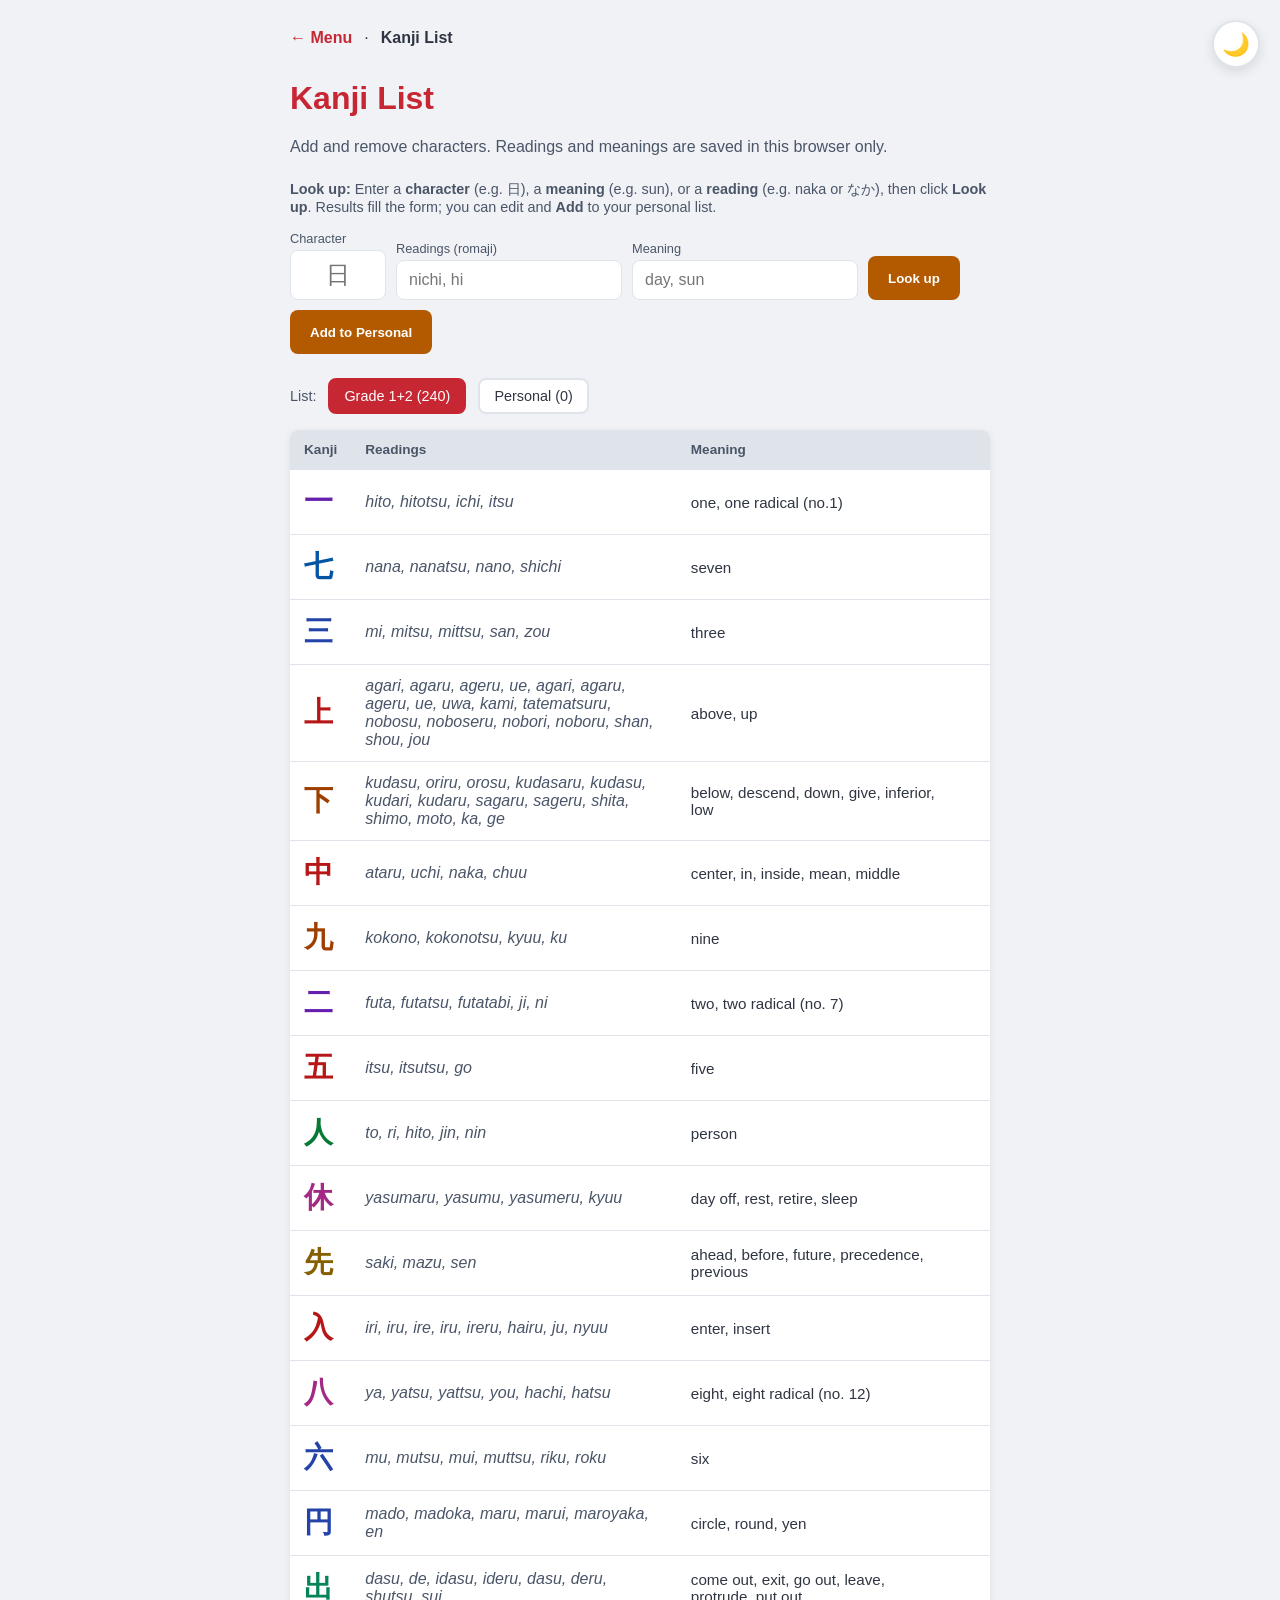
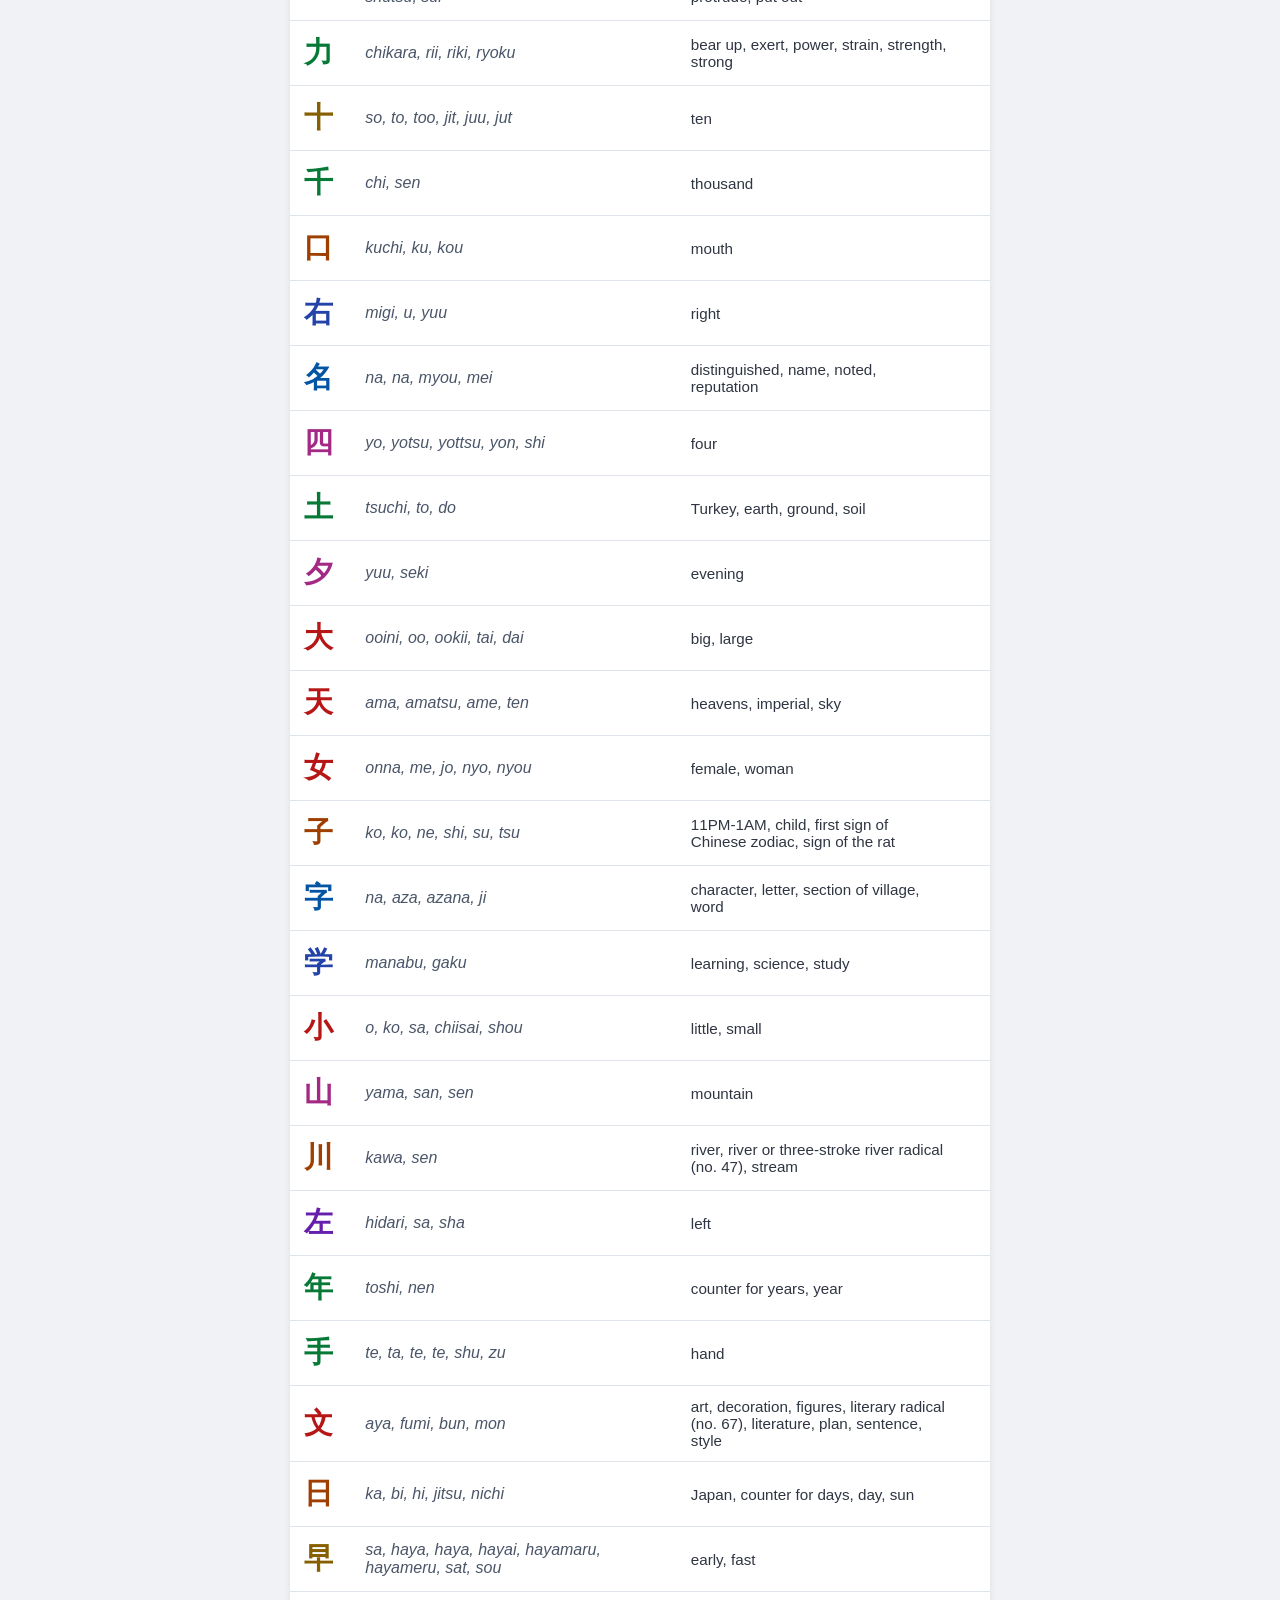
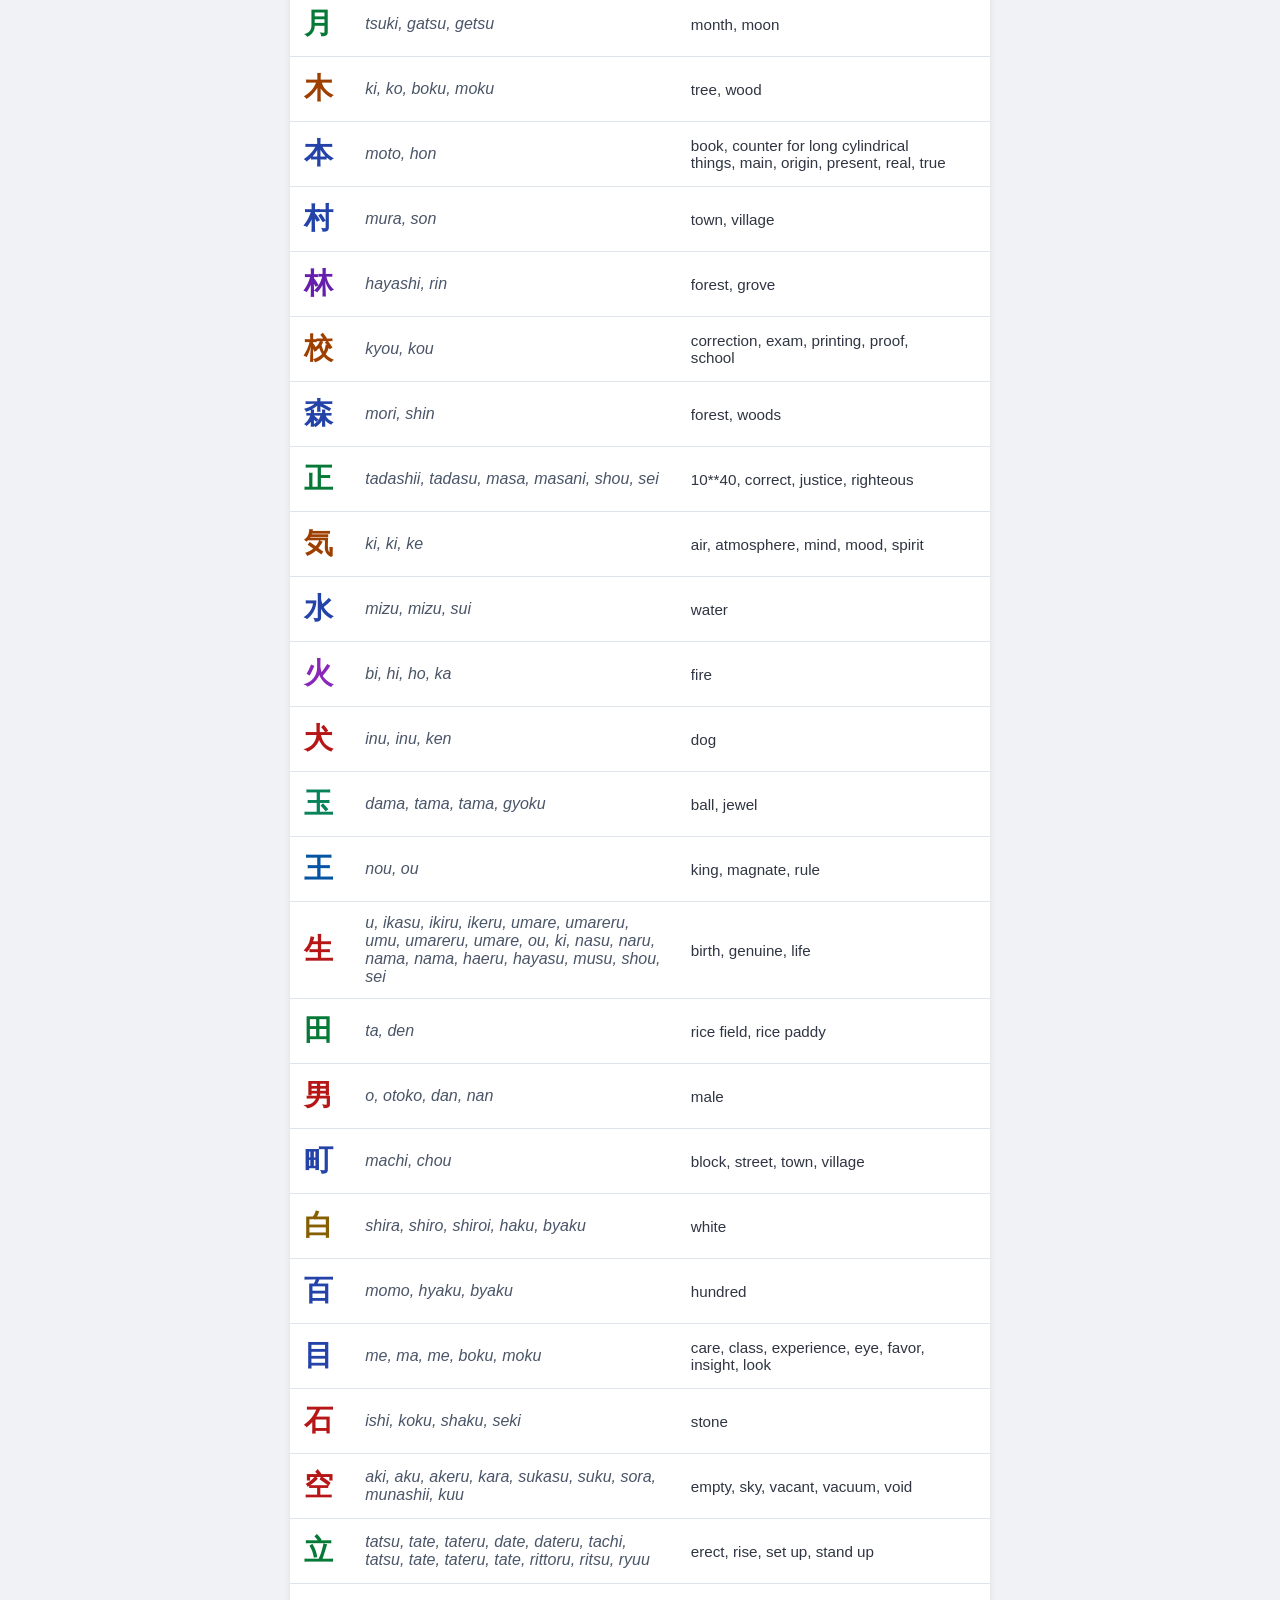
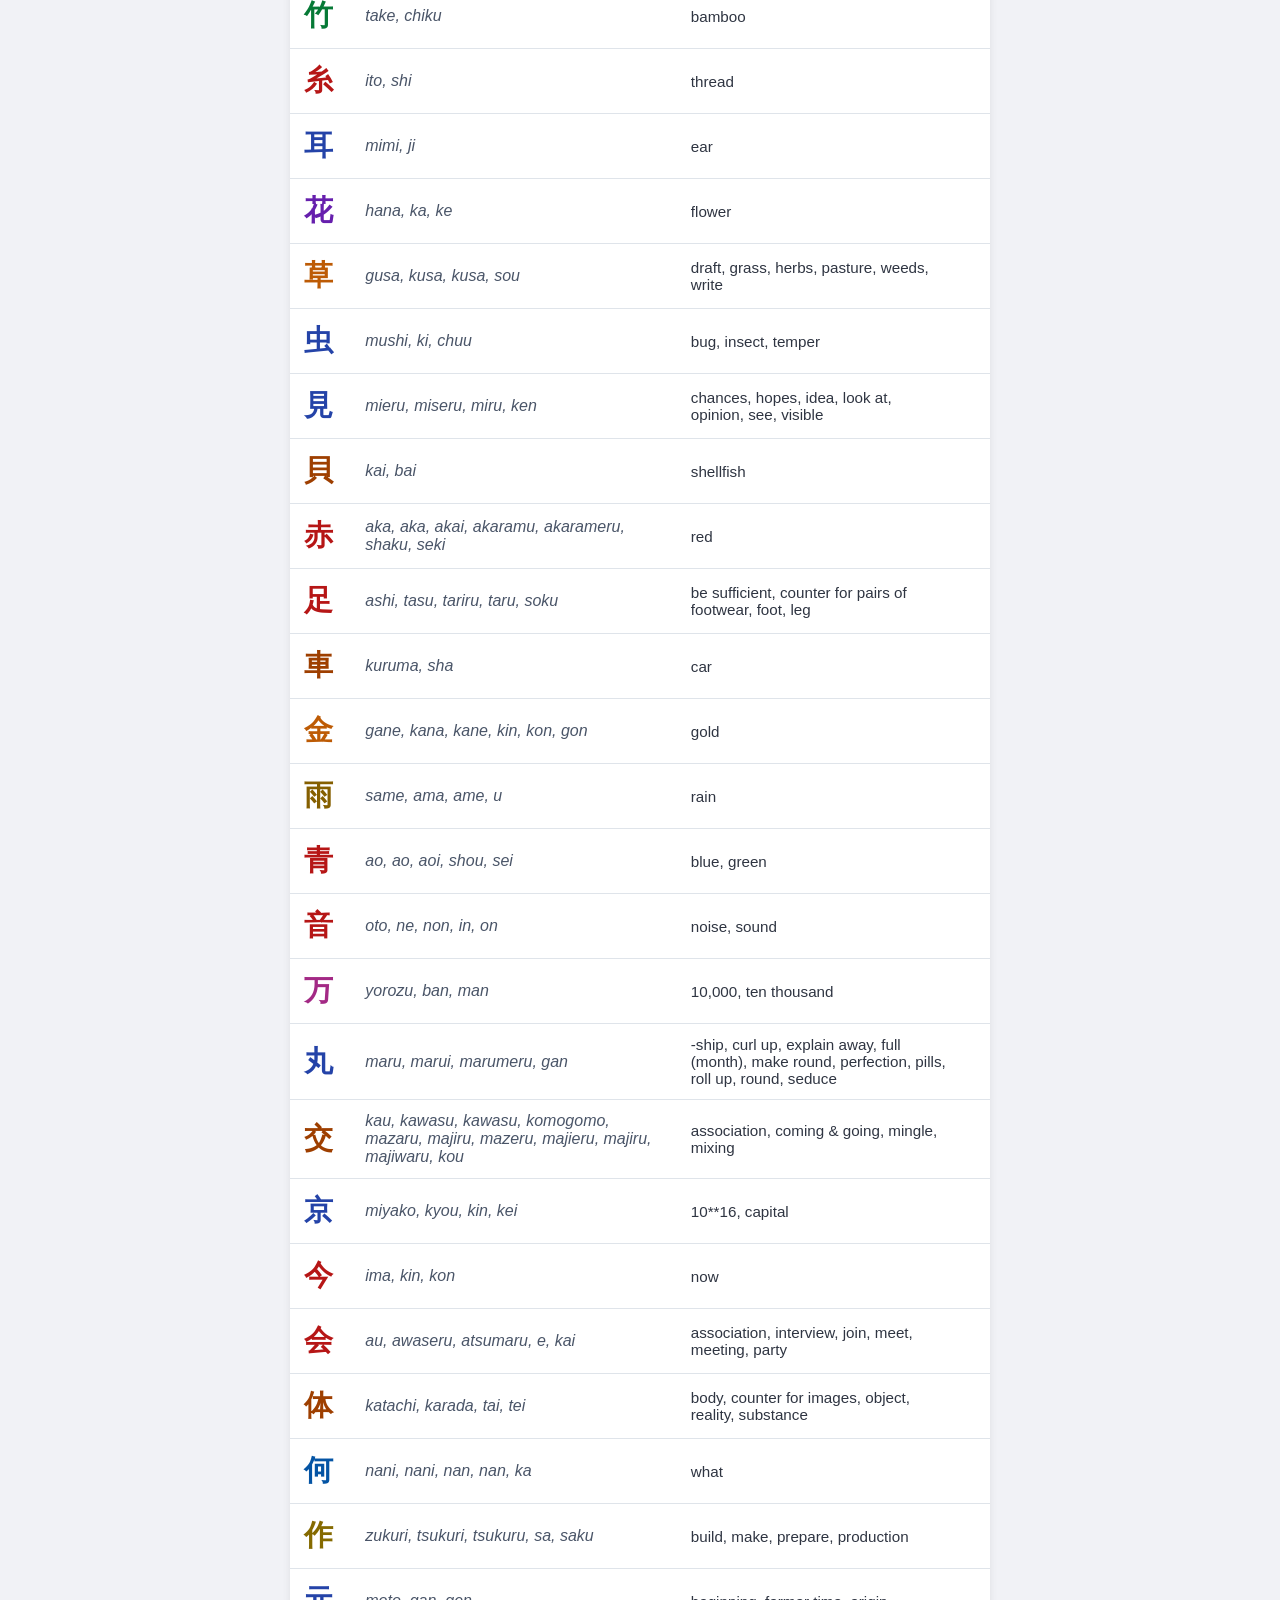
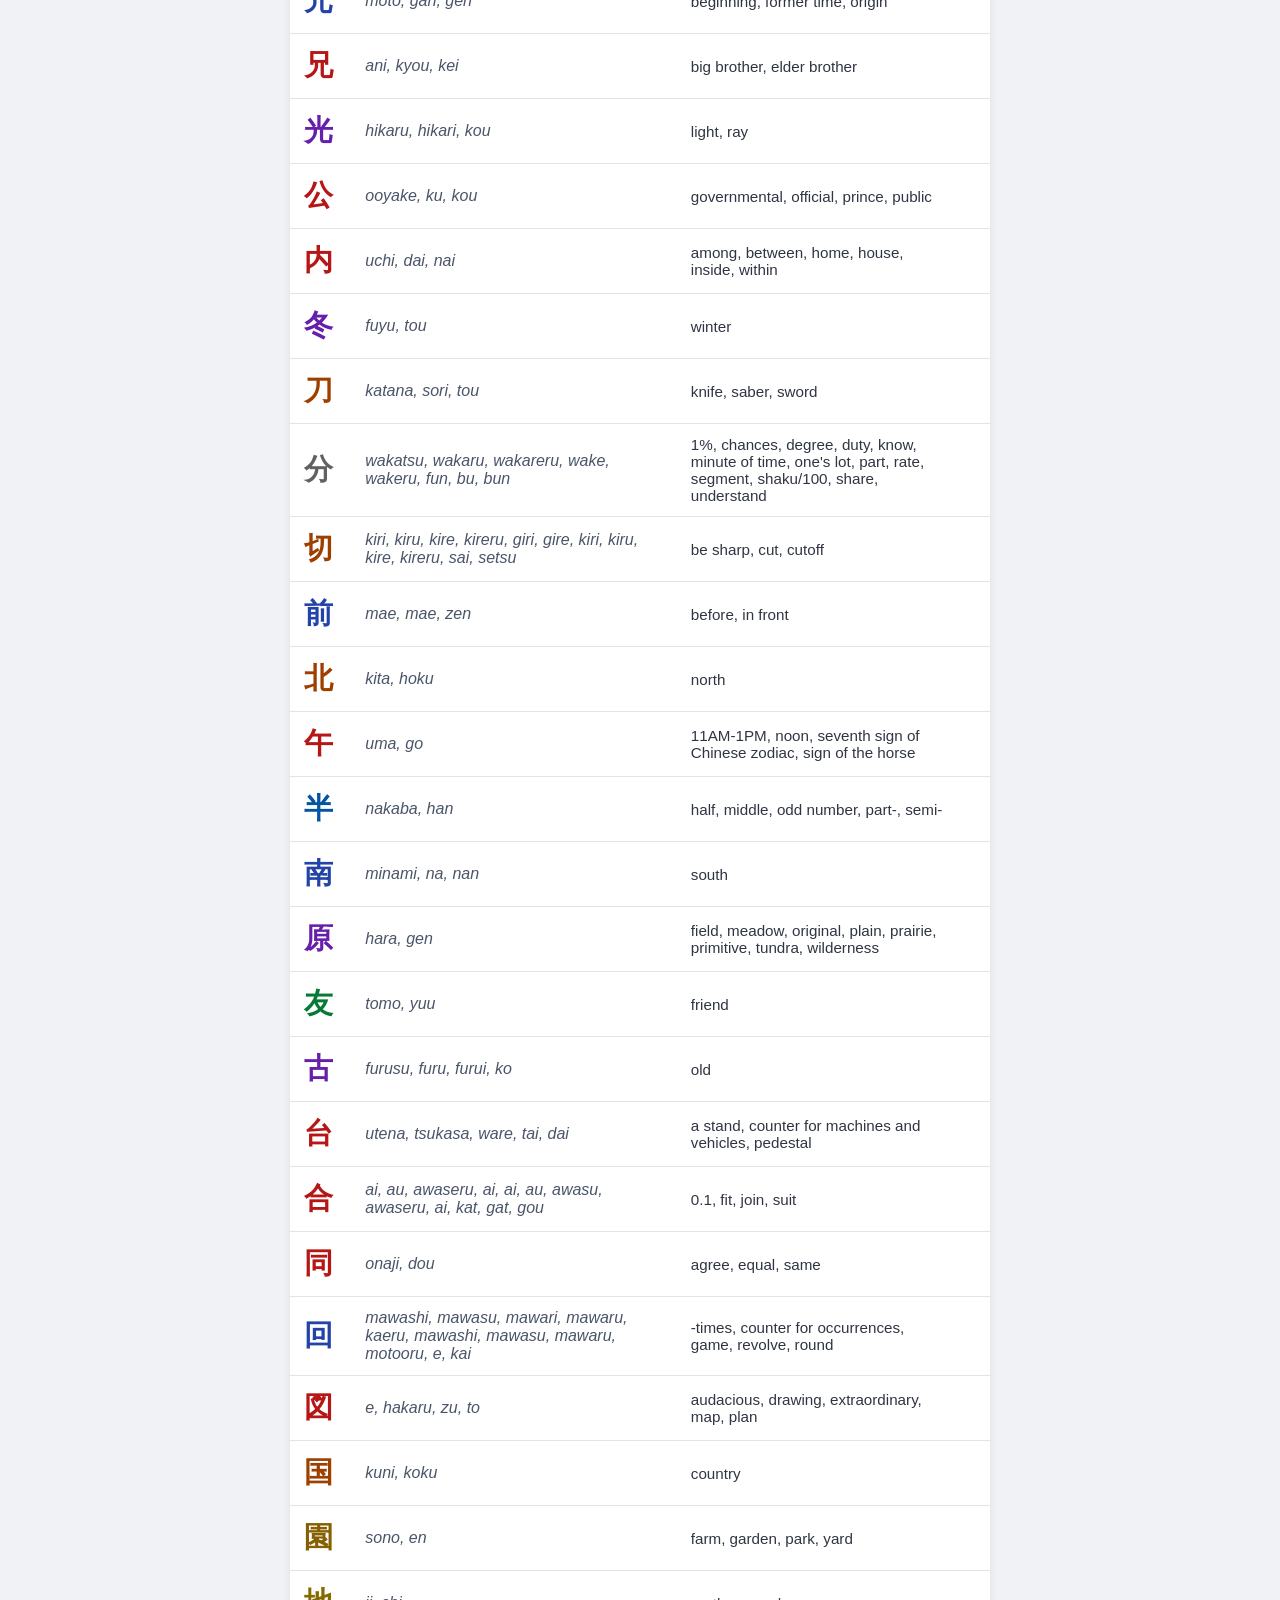
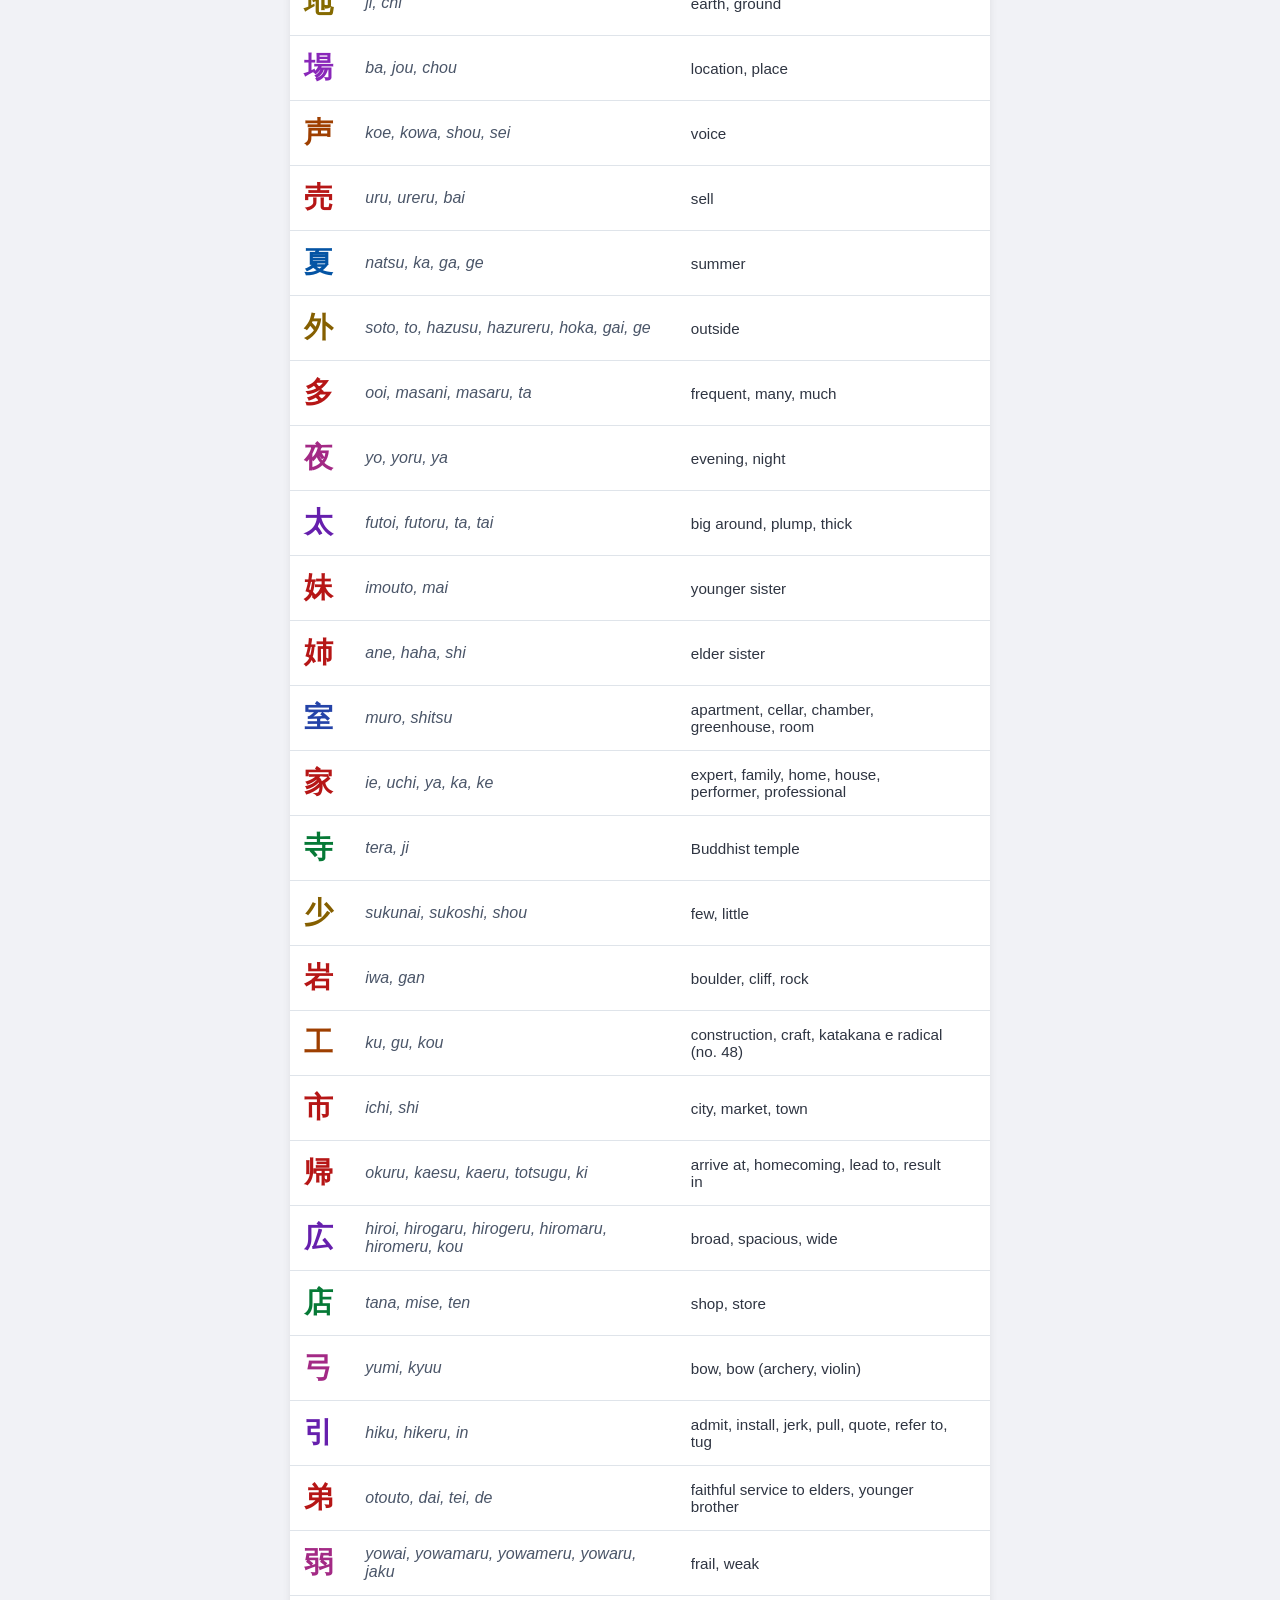
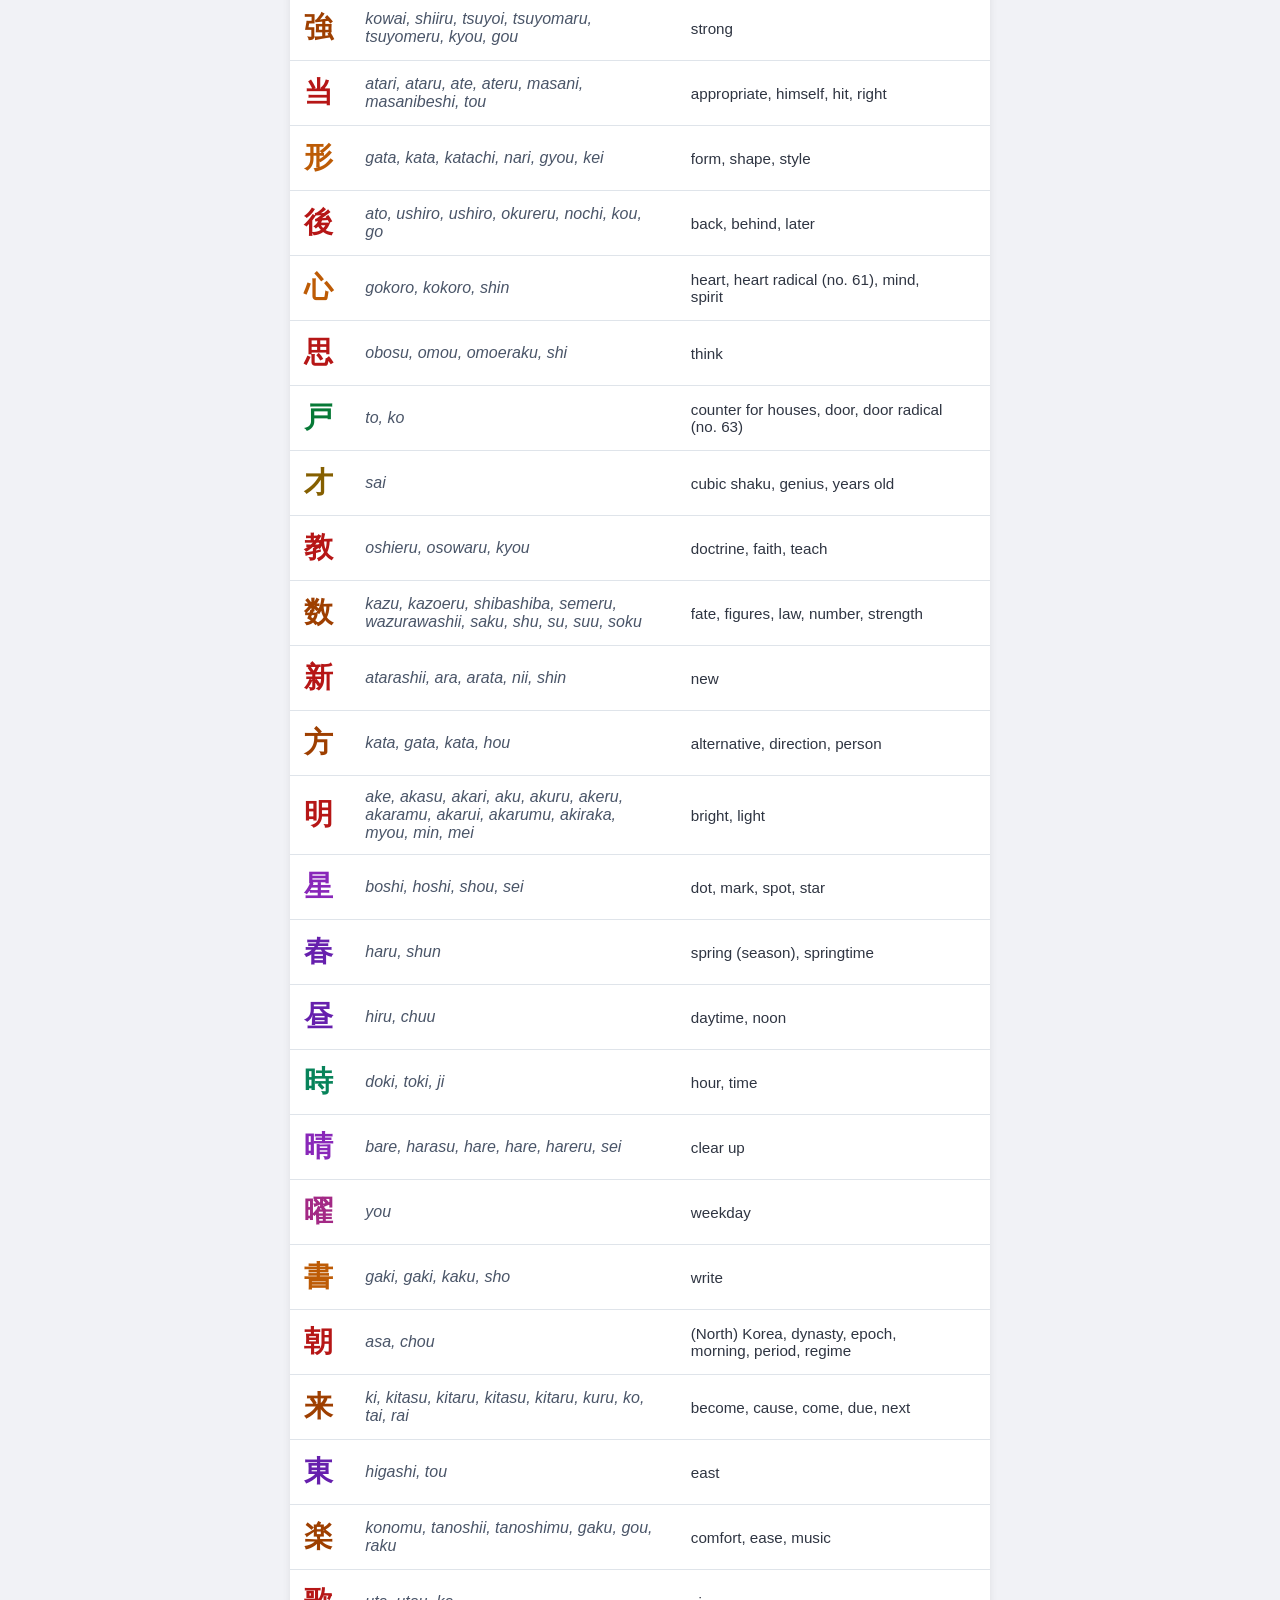
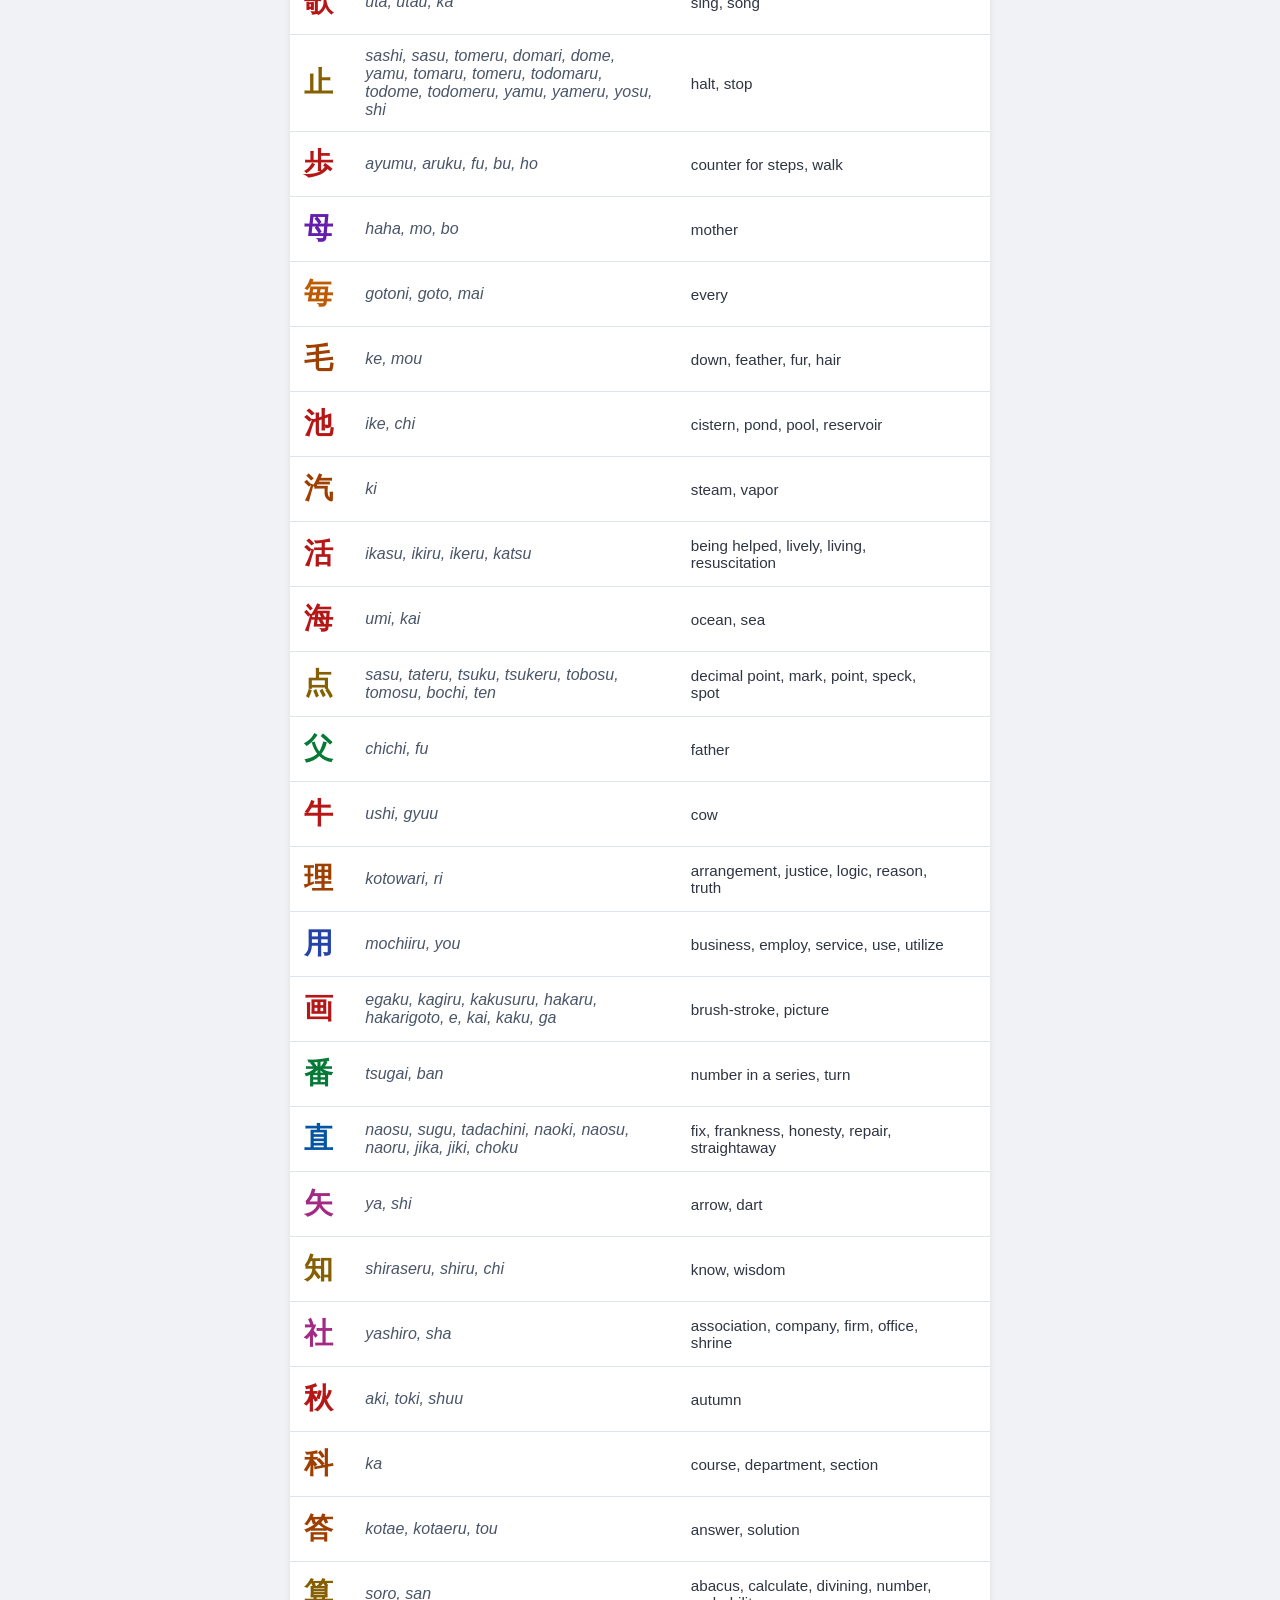
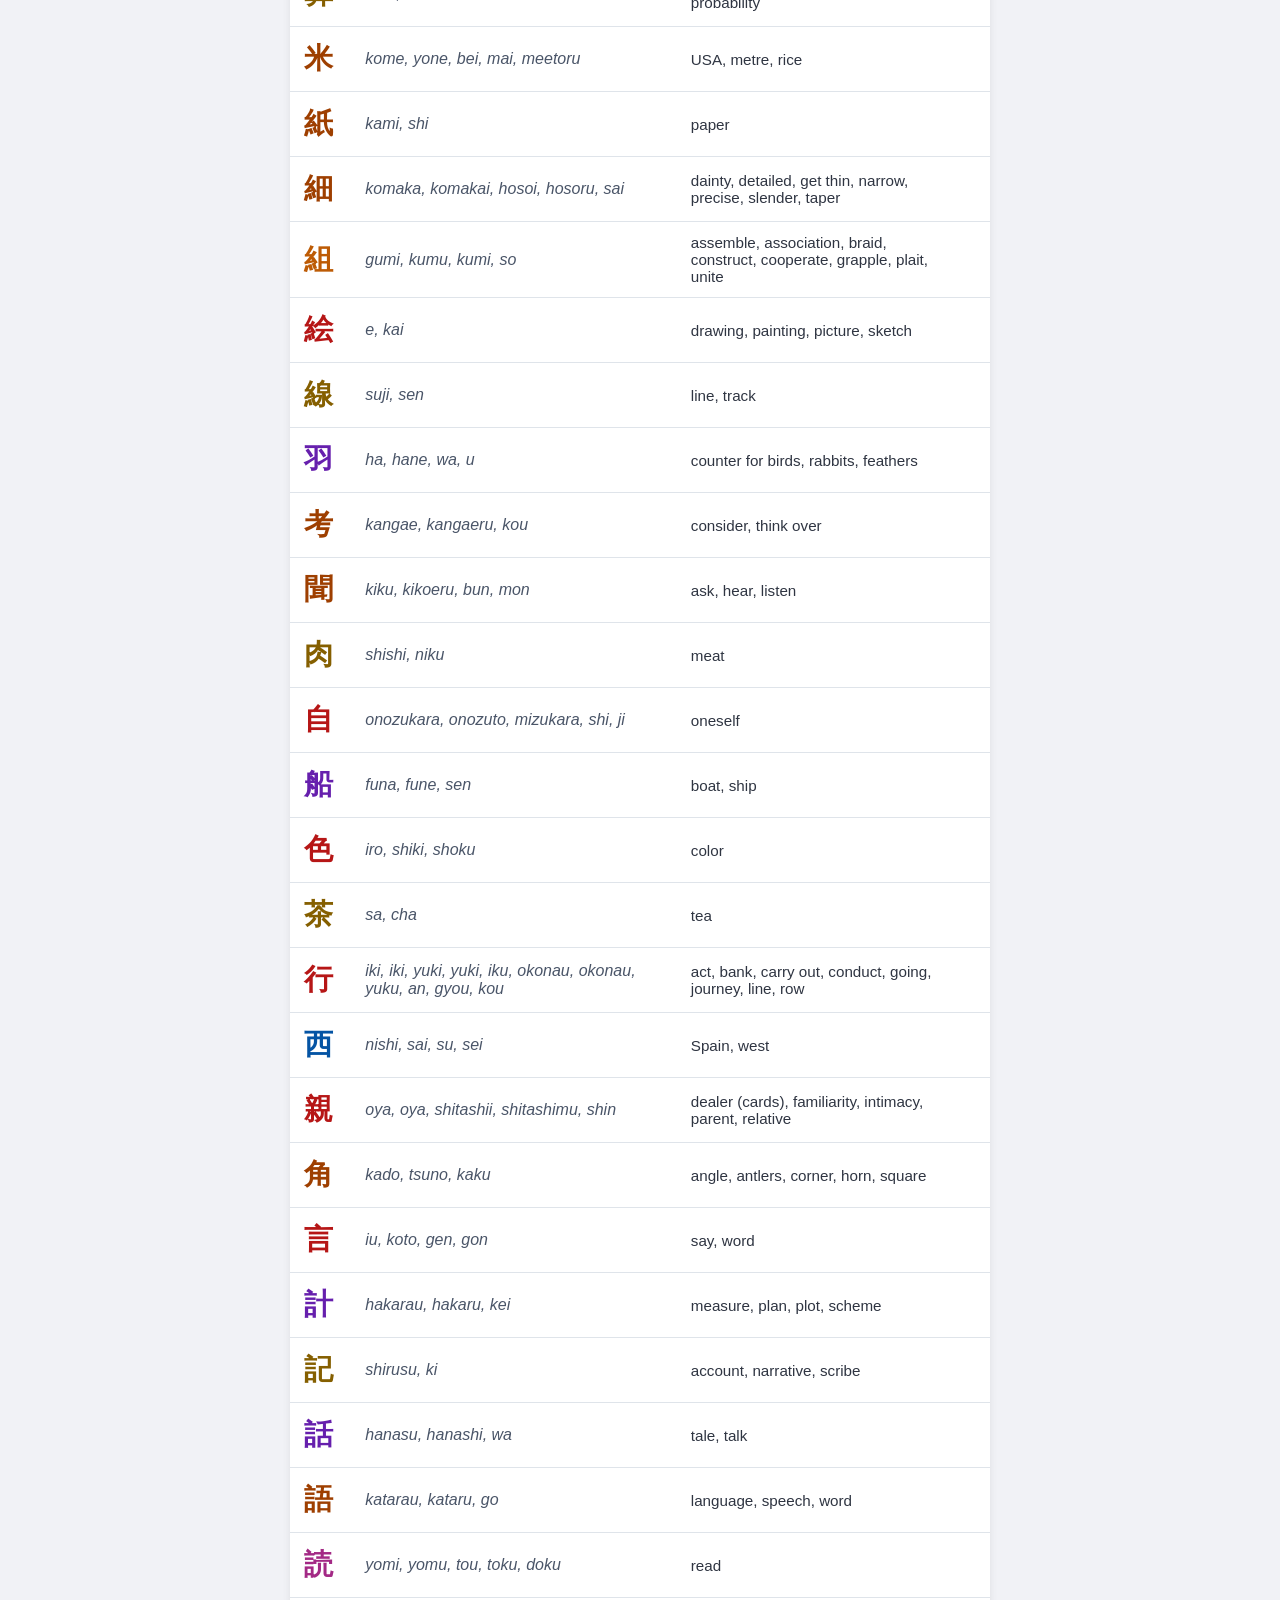
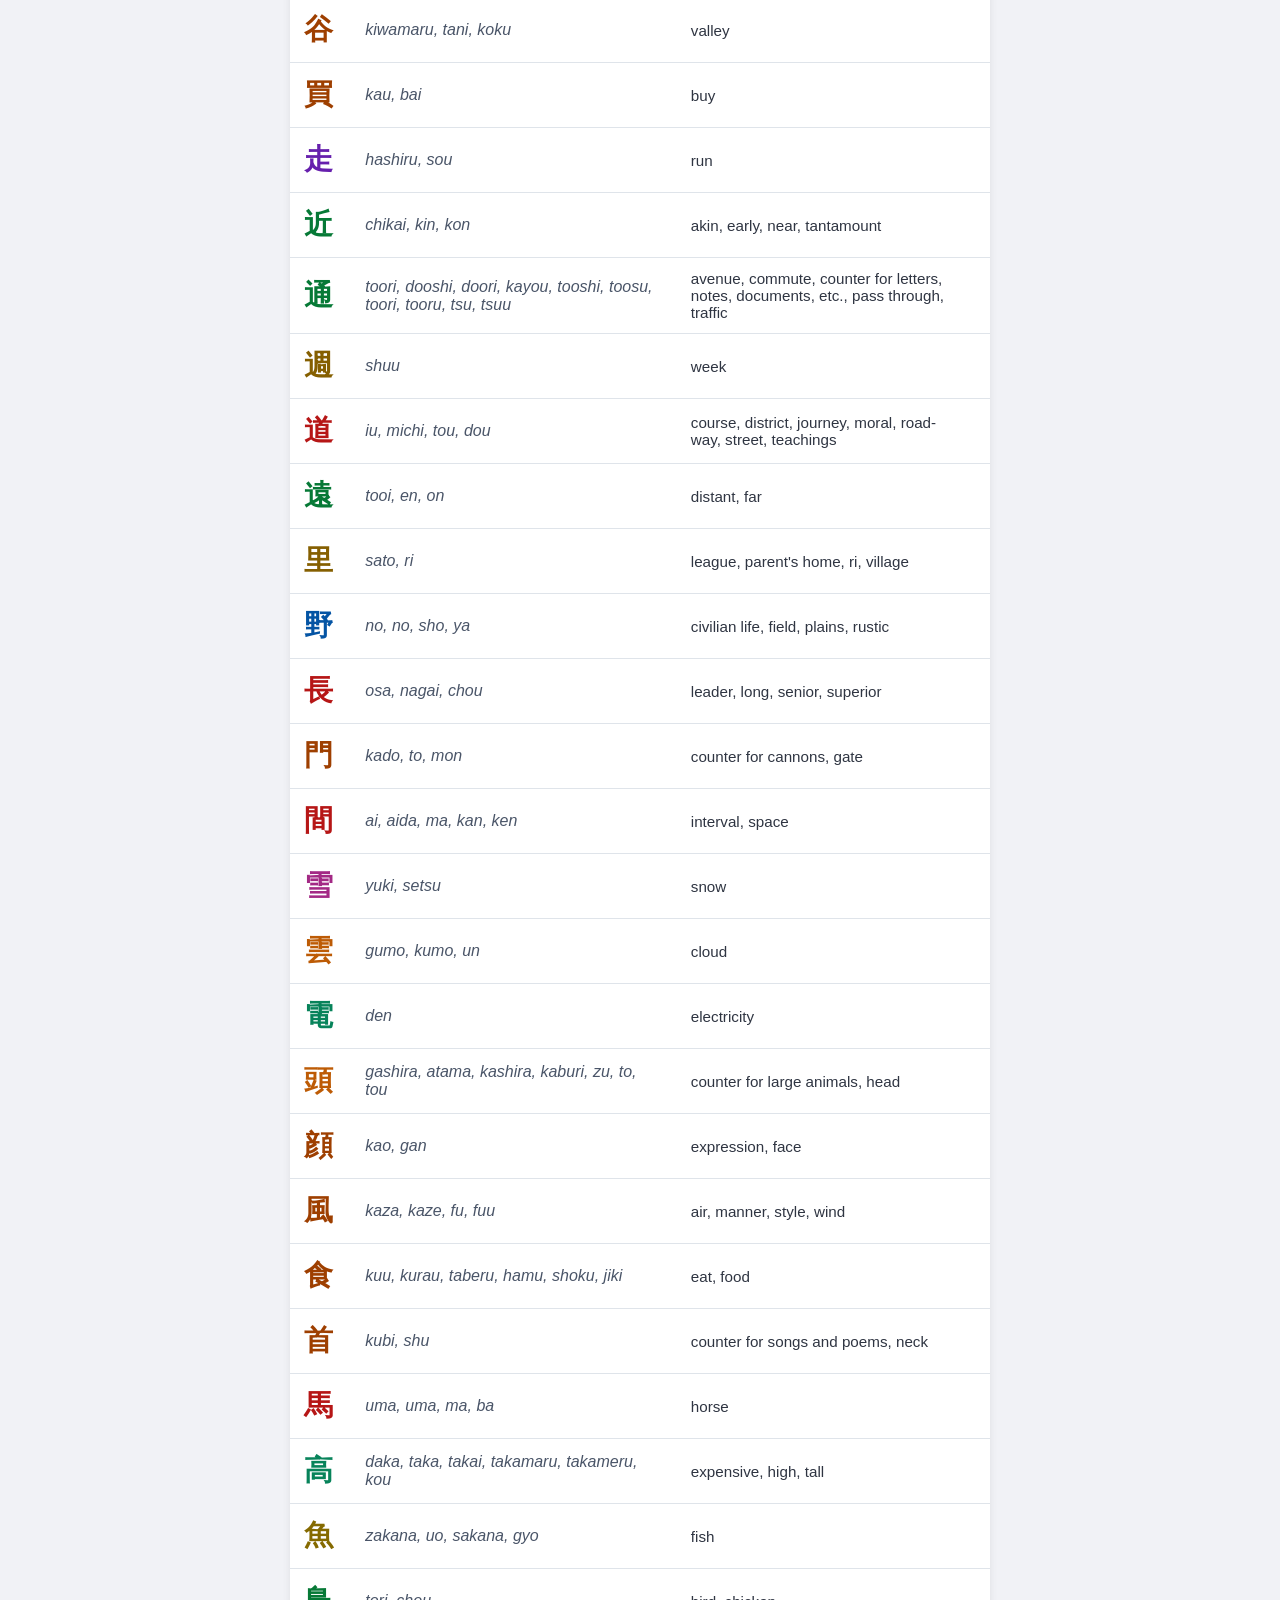
<file: kanji.html>
<!DOCTYPE html>
<html lang="en">
<head>
    <meta charset="UTF-8">
    <meta name="viewport" content="width=device-width, initial-scale=1.0, viewport-fit=cover">
    <meta name="description" content="Study kanji with readings, meanings, and a personal list.">
    <title data-i18n="nav.kanji">Kanji · SQWease</title>
    <link rel="stylesheet" href="assets/theme.css">
    <script src="assets/theme.js"></script>
    <style>
        body {
            font-family: 'Segoe UI', Tahoma, Geneva, Verdana, sans-serif;
            background-color: var(--bg);
            color: var(--text);
            margin: 0;
            padding: 16px;
            min-height: 100vh;
            display: flex;
            flex-direction: column;
            align-items: center;
            transition: background-color 0.3s, color 0.3s;
        }
        .theme-toggle {
            position: fixed;
            top: 20px;
            right: 20px;
            background: var(--card-bg);
            border: 2px solid var(--border);
            border-radius: 50%;
            width: 48px;
            height: 48px;
            display: flex;
            align-items: center;
            justify-content: center;
            cursor: pointer;
            font-size: 1.4rem;
            box-shadow: 0 4px 12px rgba(0,0,0,0.1);
            transition: transform 0.2s, box-shadow 0.2s;
            user-select: none;
            z-index: 100;
        }
        .theme-toggle:hover {
            transform: scale(1.1);
            box-shadow: 0 6px 16px rgba(0,0,0,0.15);
        }
        .theme-toggle .icon-dark { display: none; }
        .theme-toggle .icon-light { display: inline; }
        [data-theme="dark"] .theme-toggle .icon-dark { display: inline; }
        [data-theme="dark"] .theme-toggle .icon-light { display: none; }
        .container {
            width: 100%;
            max-width: 700px;
        }
        .nav {
            margin-bottom: 20px;
            display: flex;
            align-items: center;
            gap: 12px;
        }
        .nav a {
            color: var(--primary);
            text-decoration: none;
            font-weight: 600;
        }
        .nav a:hover { text-decoration: underline; }
        h1 { color: var(--primary); margin-top: 0; }
        .subtitle { color: var(--secondary-text); margin-bottom: 24px; }
        .kanji-add {
            display: flex;
            flex-wrap: wrap;
            gap: 10px;
            align-items: flex-end;
            margin-bottom: 24px;
        }
        .kanji-add .field {
            display: flex;
            flex-direction: column;
        }
        .kanji-add label {
            font-size: 0.8rem;
            color: var(--secondary-text);
            margin-bottom: 4px;
        }
        .kanji-add input {
            padding: 10px 12px;
            border: 1px solid var(--border);
            border-radius: 8px;
            font-size: 1rem;
            background: var(--card-bg);
            color: var(--text);
        }
        .kanji-add input#kanjiChar { width: 4em; font-size: 1.5rem; text-align: center; }
        .kanji-add input#kanjiReadings { min-width: 140px; }
        .kanji-add input#kanjiMeaning { min-width: 160px; }
        .kanji-add button {
            padding: 10px 20px;
            min-height: 44px;
            background: #b35a00;
            color: #fff;
            border: none;
            border-radius: 8px;
            font-weight: 600;
            cursor: pointer;
        }
        .kanji-add button:hover { background: #8f4700; }
        button.secondary { background: var(--card-bg); color: var(--text); border: 2px solid var(--border); }
        button.secondary:hover { border-color: var(--primary); color: var(--primary); }
        .view-btn { padding: 8px 14px; border: 2px solid var(--border); border-radius: 8px; background: var(--card-bg); color: var(--text); font-size: 0.9rem; cursor: pointer; }
        .view-btn:hover { border-color: var(--primary); color: var(--primary); }
        .view-btn.active { border-color: var(--primary); background: var(--primary); color: #fff; }
        .lookup-results { font-size: 0.9rem; }
        .lookup-results .result-btn { margin: 4px 8px 4px 0; padding: 6px 12px; border: 1px solid var(--border); border-radius: 6px; background: var(--card-bg); color: var(--text); cursor: pointer; font-size: 1.1rem; }
        .lookup-results .result-btn:hover { border-color: var(--primary); color: var(--primary); }
        .kanji-table {
            width: 100%;
            border-collapse: collapse;
            background: var(--card-bg);
            border-radius: 8px;
            overflow: hidden;
            box-shadow: 0 2px 8px rgba(0,0,0,0.08);
        }
        .kanji-table th,
        .kanji-table td {
            padding: 12px 14px;
            text-align: left;
            border-bottom: 1px solid var(--border);
        }
        .kanji-table th {
            background: var(--border);
            font-size: 0.85rem;
            color: var(--secondary-text);
        }
        .kanji-table tr:last-child td { border-bottom: none; }
        .kanji-table .char {
            font-size: 1.8rem;
            font-weight: 600;
        }
        .kanji-table .readings { color: var(--secondary-text); font-style: italic; }
        .kanji-table .meaning { font-size: 0.95rem; }
        .kanji-table .remove-btn {
            padding: 6px 12px;
            font-size: 0.85rem;
            background: #ff6b6b;
            color: #fff;
            border: none;
            border-radius: 6px;
            cursor: pointer;
        }
        .kanji-table .remove-btn:hover { background: #ee5a5a; }
        .kanji-empty {
            text-align: center;
            padding: 40px 20px;
            color: var(--secondary-text);
            background: var(--card-bg);
            border-radius: 8px;
            border: 2px dashed var(--border);
        }
        .hidden { display: none !important; }
        .nav a { min-height: 44px; display: inline-flex; align-items: center; }
        @media (max-width: 600px) {
            body { padding: 12px; }
            .kanji-add { flex-direction: column; align-items: stretch; }
            .kanji-add input#kanjiChar { width: 100%; }
            .kanji-add button { min-height: 44px; }
            .kanji-table th, .kanji-table td { padding: 10px; font-size: 0.9rem; }
            .kanji-table .char { font-size: 1.5rem; }
            .lookup-results .result-btn { min-height: 44px; padding: 10px 14px; }
        }
    </style>
</head>
<body>
    <button type="button" class="theme-toggle" aria-label="Toggle dark mode" aria-pressed="false" data-i18n-attr="aria-label:a11y.themeToggle">
        <span class="icon-light" aria-hidden="true">🌙</span>
        <span class="icon-dark" aria-hidden="true">☀️</span>
    </button>
    <main>
    <div class="container">
        <nav class="nav" aria-label="Breadcrumb">
            <a href="index.html" data-i18n="common.menu">← Menu</a>
            <span aria-hidden="true">·</span>
            <span><strong data-i18n="nav.kanji">Kanji</strong></span>
        </nav>
        <h1 data-i18n="nav.kanji">Kanji</h1>
        <p class="subtitle">Add and remove characters. Readings and meanings are saved in this browser only.</p>

        <p class="lookup-hint" style="font-size: 0.9rem; color: var(--secondary-text); margin-bottom: 16px;">
            <strong>Look up:</strong> Enter a <strong>character</strong> (e.g. 日), a <strong>meaning</strong> (e.g. sun), or a <strong>reading</strong> (e.g. naka or なか), then click <strong>Look up</strong>. Results fill the form; you can edit and <strong>Add</strong> to your personal list.
        </p>

        <div class="kanji-add">
            <div class="field">
                <label for="kanjiChar">Character</label>
                <input type="text" id="kanjiChar" maxlength="4" placeholder="日" autocomplete="off" />
            </div>
            <div class="field">
                <label for="kanjiReadings">Readings (romaji)</label>
                <input type="text" id="kanjiReadings" placeholder="nichi, hi" autocomplete="off" />
            </div>
            <div class="field">
                <label for="kanjiMeaning">Meaning</label>
                <input type="text" id="kanjiMeaning" placeholder="day, sun" autocomplete="off" />
            </div>
            <button type="button" id="kanjiLookupBtn" title="Search by character, meaning, or reading">Look up</button>
            <button type="button" id="kanjiAddBtn">Add to Personal</button>
        </div>
        <p class="lookup-status" id="lookupStatus" style="display: none; font-size: 0.85rem; color: var(--secondary-text); margin-top: 4px;"></p>
        <div id="lookupResults" class="lookup-results" style="display: none; margin-top: 8px;"></div>

        <div class="view-switcher" style="margin-bottom: 16px; display: flex; align-items: center; gap: 12px;">
            <span style="font-size: 0.9rem; color: var(--secondary-text);">List:</span>
            <button type="button" id="kanjiViewCommon" class="view-btn active">Grade 1+2 (240)</button>
            <button type="button" id="kanjiViewPersonal" class="view-btn">Personal (<span id="personalCount">0</span>)</button>
        </div>

        <div id="kanjiListWrap">
            <table class="kanji-table" id="kanjiTable">
                <thead>
                    <tr>
                        <th>Kanji</th>
                        <th>Readings</th>
                        <th>Meaning</th>
                        <th></th>
                    </tr>
                </thead>
                <tbody id="kanjiTbody"></tbody>
            </table>
            <div id="kanjiEmpty" class="kanji-empty hidden">No Kanji yet. Add one above.</div>
        </div>
    </div>

    </main>
    <script src="assets/store.js"></script>
    <script src="assets/i18n.js"></script>
    <script src="assets/langs.js"></script>
    <script src="romaji.js"></script>
    <script src="syllable-color.js"></script>
    <script src="content/common-kanji.js"></script>
    <script>
        var STORAGE_KEY = 'sqwease-kanji-personal';
        var VIEW_KEY = 'sqwease-kanji-view';
        var KANJI_API_BASE = 'https://kanjiapi.dev/v1/kanji/';
        var READING_API_BASE = 'https://kanjiapi.dev/v1/reading/';
        var commonListCache = null;

        function getCommonList() {
            if (commonListCache) return commonListCache;
            var raw = (typeof COMMON_KANJI !== 'undefined' && Array.isArray(COMMON_KANJI)) ? COMMON_KANJI : [];
            if (typeof Romaji !== 'undefined' && Romaji.kanaToRomaji) {
                commonListCache = raw.map(function(item) {
                    var r = (item.readings || '').split(',').map(function(s) { return Romaji.kanaToRomaji(s.trim()); }).filter(Boolean);
                    return { character: item.character, readings: r.join(', '), meaning: item.meaning || '' };
                });
            } else {
                commonListCache = raw.map(function(item) {
                    return { character: item.character, readings: item.readings || '', meaning: item.meaning || '' };
                });
            }
            return commonListCache;
        }

        function getPersonalList() {
            try {
                var raw = localStorage.getItem(STORAGE_KEY);
                return raw ? JSON.parse(raw) : [];
            } catch (e) {
                return [];
            }
        }

        function savePersonalList(list) {
            localStorage.setItem(STORAGE_KEY, JSON.stringify(list));
            updateViewState();
            renderList();
        }

        function getCurrentView() {
            var v = localStorage.getItem(VIEW_KEY);
            return (v === 'common' || v === 'personal') ? v : 'common';
        }

        function setCurrentView(v) {
            localStorage.setItem(VIEW_KEY, v);
            updateViewState();
            renderList();
        }

        function updateViewState() {
            var commonBtn = document.getElementById('kanjiViewCommon');
            var personalBtn = document.getElementById('kanjiViewPersonal');
            var countEl = document.getElementById('personalCount');
            var view = getCurrentView();
            if (commonBtn) commonBtn.classList.toggle('active', view === 'common');
            if (personalBtn) personalBtn.classList.toggle('active', view === 'personal');
            if (countEl) countEl.textContent = String(getPersonalList().length);
        }

        function showLookupStatus(msg, isError) {
            var el = document.getElementById('lookupStatus');
            if (!el) return;
            el.textContent = msg;
            el.style.display = 'block';
            el.style.color = isError ? 'var(--primary)' : 'var(--secondary-text)';
        }
        function hideLookupStatus() {
            var el = document.getElementById('lookupStatus');
            if (el) el.style.display = 'none';
        }
        function showLookupResults(items, fillForm) {
            var container = document.getElementById('lookupResults');
            if (!container) return;
            container.innerHTML = '';
            if (!items || items.length === 0) {
                container.style.display = 'none';
                return;
            }
            container.style.display = 'block';
            var label = document.createElement('span');
            label.textContent = items.length + ' match(es): ';
            label.style.marginRight = '8px';
            container.appendChild(label);
            items.forEach(function(item) {
                var btn = document.createElement('button');
                btn.type = 'button';
                btn.className = 'result-btn';
                btn.textContent = item.character + ' ' + (item.meaning ? '(' + (item.meaning.split(',')[0] || '').trim() + ')' : '');
                btn.title = item.readings + ' — ' + item.meaning;
                btn.addEventListener('click', function() {
                    fillForm(item);
                    container.style.display = 'none';
                });
                container.appendChild(btn);
            });
        }
        function hideLookupResults() {
            var el = document.getElementById('lookupResults');
            if (el) el.style.display = 'none';
        }

        function fillFormFromItem(item) {
            document.getElementById('kanjiChar').value = item.character || '';
            document.getElementById('kanjiReadings').value = item.readings || '';
            document.getElementById('kanjiMeaning').value = item.meaning || '';
        }

        function fetchOneKanjiData(char, fillForm) {
            showLookupStatus('Looking up…');
            fetch(KANJI_API_BASE + encodeURIComponent(char))
                .then(function(res) {
                    if (!res.ok) throw new Error(res.status === 404 ? 'Kanji not found' : res.status + ' ' + res.statusText);
                    return res.json();
                })
                .then(function(data) {
                    var kun = (data.kun_readings || []).filter(Boolean);
                    var on = (data.on_readings || []).filter(Boolean);
                    var readings = [];
                    if (typeof Romaji !== 'undefined' && Romaji.kanaToRomaji) {
                        kun.forEach(function(r) { readings.push(Romaji.kanaToRomaji(r)); });
                        on.forEach(function(r) { readings.push(Romaji.kanaToRomaji(r)); });
                    } else {
                        readings = kun.concat(on);
                    }
                    var item = { character: data.kanji || char, readings: readings.join(', '), meaning: (data.meanings || []).join(', ') };
                    fillForm(item);
                    showLookupStatus('Fetched: ' + (data.meanings || []).slice(0, 2).join(', ') + (data.meanings && data.meanings.length > 2 ? '…' : ''));
                })
                .catch(function(err) {
                    showLookupStatus('Lookup failed: ' + (err.message || err), true);
                });
        }

        function lookupKanji() {
            hideLookupStatus();
            hideLookupResults();
            var charInput = document.getElementById('kanjiChar');
            var readingsInput = document.getElementById('kanjiReadings');
            var meaningInput = document.getElementById('kanjiMeaning');
            var charTrim = (charInput.value || '').trim();
            var meaningTrim = (meaningInput.value || '').trim();
            var readingsTrim = (readingsInput.value || '').trim();

            if (charTrim.length === 1) {
                fetchOneKanjiData(charTrim, fillFormFromItem);
                return;
            }
            if (meaningTrim) {
                var q = meaningTrim.toLowerCase();
                var common = getCommonList();
                var personal = getPersonalList();
                var byMeaning = common.concat(personal).filter(function(item) {
                    return (item.meaning || '').toLowerCase().indexOf(q) !== -1;
                });
                if (byMeaning.length === 0) {
                    showLookupStatus('No kanji found for meaning “‘ + meaningTrim + ’”. Try the Grade 1+2 list or add your own.', true);
                    return;
                }
                if (byMeaning.length === 1) {
                    fillFormFromItem(byMeaning[0]);
                    showLookupStatus('1 match.');
                    return;
                }
                showLookupStatus(byMeaning.length + ' matches.');
                showLookupResults(byMeaning, fillFormFromItem);
                return;
            }
            if (readingsTrim) {
                var qr = readingsTrim.toLowerCase();
                var commonR = getCommonList();
                var personalR = getPersonalList();
                var byReadings = commonR.concat(personalR).filter(function(item) {
                    return (item.readings || '').toLowerCase().indexOf(qr) !== -1;
                });
                showLookupStatus('Looking up…');
                fetch(READING_API_BASE + encodeURIComponent(readingsTrim))
                    .then(function(res) { return res.ok ? res.json() : null; })
                    .then(function(data) {
                        if (data && data.main_kanji && data.main_kanji.length > 0) {
                            var first = data.main_kanji[0];
                            fetchOneKanjiData(first, fillFormFromItem);
                            return;
                        }
                        if (byReadings.length === 0) {
                            showLookupStatus('No kanji found for reading “‘ + readingsTrim + ’”. Try kana (e.g. なか) for API, or check the lists.', true);
                            return;
                        }
                        if (byReadings.length === 1) {
                            fillFormFromItem(byReadings[0]);
                            showLookupStatus('1 match.');
                            return;
                        }
                        showLookupStatus(byReadings.length + ' matches.');
                        showLookupResults(byReadings, fillFormFromItem);
                    })
                    .catch(function() {
                        if (byReadings.length === 0) {
                            showLookupStatus('No kanji found for reading “‘ + readingsTrim + ’”.', true);
                            return;
                        }
                        if (byReadings.length === 1) {
                            fillFormFromItem(byReadings[0]);
                            showLookupStatus('1 match (from list).');
                            return;
                        }
                        showLookupStatus(byReadings.length + ' matches (from list).');
                        showLookupResults(byReadings, fillFormFromItem);
                    });
                return;
            }
            showLookupStatus('Enter a character, meaning, or reading to look up.', true);
        }

        function escapeHtml(s) {
            if (s == null) return '';
            var div = document.createElement('div');
            div.textContent = s;
            return div.innerHTML;
        }

        function renderList() {
            var view = getCurrentView();
            var list = view === 'common' ? getCommonList() : getPersonalList();
            var isPersonal = view === 'personal';
            var tbody = document.getElementById('kanjiTbody');
            var emptyEl = document.getElementById('kanjiEmpty');
            var tableEl = document.getElementById('kanjiTable');

            if (list.length === 0) {
                tableEl.classList.add('hidden');
                emptyEl.classList.remove('hidden');
                emptyEl.textContent = isPersonal ? 'No personal kanji yet. Use Look up and “Add to personal list”.' : 'Grade 1+2 list not loaded (ensure content/common-kanji.js is available).';
                return;
            }
            tableEl.classList.remove('hidden');
            emptyEl.classList.add('hidden');

            tbody.innerHTML = '';
            var isDark = typeof SyllableColor !== 'undefined' && SyllableColor.isDarkTheme();
            list.forEach(function(item, index) {
                var tr = document.createElement('tr');
                var color = typeof SyllableColor !== 'undefined' ? SyllableColor.getColorForRomaji(item.readings, isDark) : '';
                var charStyle = color ? ' style="color:' + color + ';font-weight:600"' : '';
                var removeCell = isPersonal
                    ? '<td><button type="button" class="remove-btn" data-index="' + index + '">Remove</button></td>'
                    : '<td></td>';
                tr.innerHTML =
                    '<td class="char"' + charStyle + '>' + escapeHtml(item.character) + '</td>' +
                    '<td class="readings">' + escapeHtml(item.readings) + '</td>' +
                    '<td class="meaning">' + escapeHtml(item.meaning) + '</td>' +
                    removeCell;
                if (isPersonal) {
                    tr.querySelector('.remove-btn').addEventListener('click', function() {
                        var idx = parseInt(this.getAttribute('data-index'), 10);
                        var arr = getPersonalList();
                        arr.splice(idx, 1);
                        savePersonalList(arr);
                    });
                }
                tbody.appendChild(tr);
            });
        }

        document.getElementById('kanjiLookupBtn').addEventListener('click', function() {
            hideLookupStatus();
            hideLookupResults();
            lookupKanji();
        });
        document.getElementById('kanjiViewCommon').addEventListener('click', function() { setCurrentView('common'); });
        document.getElementById('kanjiViewPersonal').addEventListener('click', function() { setCurrentView('personal'); });
        document.getElementById('kanjiAddBtn').addEventListener('click', function() {
            var charInput = document.getElementById('kanjiChar');
            var readingsInput = document.getElementById('kanjiReadings');
            var meaningInput = document.getElementById('kanjiMeaning');
            var character = (charInput.value || '').trim();
            var readings = (readingsInput.value || '').trim();
            var meaning = (meaningInput.value || '').trim();
            if (!character) {
                showLookupStatus('Enter a character to add.', true);
                return;
            }
            var list = getPersonalList();
            list.push({ character: character, readings: readings, meaning: meaning });
            savePersonalList(list);
            setCurrentView('personal');
            charInput.value = '';
            readingsInput.value = '';
            meaningInput.value = '';
            charInput.focus();
            showLookupStatus('Added to personal list.');
        });

        document.getElementById('kanjiReadings').addEventListener('keydown', function(e) {
            if (e.key === 'Enter') document.getElementById('kanjiLookupBtn').click();
        });
        document.getElementById('kanjiMeaning').addEventListener('keydown', function(e) {
            if (e.key === 'Enter') document.getElementById('kanjiLookupBtn').click();
        });

        updateViewState();
        renderList();
    </script>
</body>
</html>
</file>
<file: assets/theme.css>
/*
 * SQWease shared theme: design tokens, base typography, focus, reduced-motion,
 * safe areas and the shared theme toggle. Page-specific CSS stays in each page.
 * Load this BEFORE a page's own <style> so page rules can override.
 */
:root {
    --primary: #c72633;          /* AA-contrast red on light bg */
    --primary-strong: #a51d29;
    --text: #2f3542;
    --secondary-text: #4a5568;   /* ~7.5:1 on #fff */
    --muted: #5f6b7a;            /* ~5.5:1 on #fff */
    --text-muted: #5f6b7a;       /* legacy alias */
    --bg: #f1f2f6;
    --card-bg: #ffffff;
    --border: #dfe4ea;
    --focus: #1e6feb;
    --radius: 12px;
    --shadow: 0 4px 12px rgba(0, 0, 0, 0.1);
    --ui-font: 'Segoe UI', Tahoma, Geneva, Verdana, sans-serif;
    --ja-font: 'Noto Sans JP', 'Hiragino Kaku Gothic ProN', 'Yu Gothic', Meiryo, sans-serif;
    --ko-font: 'Noto Sans KR', 'Malgun Gothic', 'Apple SD Gothic Neo', sans-serif;
    --zh-font: 'Noto Sans SC', 'Microsoft YaHei', 'PingFang SC', sans-serif;
}

[data-theme="dark"] {
    --primary: #ff6b81;
    --primary-strong: #ff8a9b;
    --text: #e4e4e4;
    --secondary-text: #c7cdd4;
    --muted: #a4b0be;
    --text-muted: #a4b0be;
    --bg: #1e272e;
    --card-bg: #2d3436;
    --border: #57606f;
    --focus: #7fb2ff;
}

* { box-sizing: border-box; }

body {
    font-family: var(--ui-font);
    background-color: var(--bg);
    color: var(--text);
    transition: background-color 0.3s, color 0.3s;
}

/* Language-aware fonts for target-language content. */
[lang="ja"] { font-family: var(--ja-font); }
[lang="ko"] { font-family: var(--ko-font); }
[lang="zh"] { font-family: var(--zh-font); }

:focus-visible {
    outline: 2px solid var(--focus);
    outline-offset: 2px;
}

/* Shared, accessible theme toggle (rendered as a <button>). */
.theme-toggle {
    position: fixed;
    top: max(16px, env(safe-area-inset-top));
    right: max(16px, env(safe-area-inset-right));
    background: var(--card-bg);
    border: 2px solid var(--border);
    border-radius: 50%;
    width: 48px;
    height: 48px;
    display: flex;
    align-items: center;
    justify-content: center;
    cursor: pointer;
    font-size: 1.4rem;
    box-shadow: var(--shadow);
    transition: transform 0.2s, box-shadow 0.2s;
    user-select: none;
    z-index: 100;
    padding: 0;
}
.theme-toggle:hover {
    transform: scale(1.1);
    box-shadow: 0 6px 16px rgba(0, 0, 0, 0.15);
}
.theme-toggle .icon-dark { display: none; }
.theme-toggle .icon-light { display: inline; }
[data-theme="dark"] .theme-toggle .icon-dark { display: inline; }
[data-theme="dark"] .theme-toggle .icon-light { display: none; }

/* Screen-reader-only helper. */
.visually-hidden {
    position: absolute !important;
    width: 1px; height: 1px;
    padding: 0; margin: -1px;
    overflow: hidden; clip: rect(0 0 0 0);
    white-space: nowrap; border: 0;
}

/* Accessibility: honor reduced motion everywhere. */
@media (prefers-reduced-motion: reduce) {
    *, *::before, *::after {
        animation-duration: 0.01ms !important;
        animation-iteration-count: 1 !important;
        transition-duration: 0.01ms !important;
        scroll-behavior: auto !important;
    }
}
</file>
